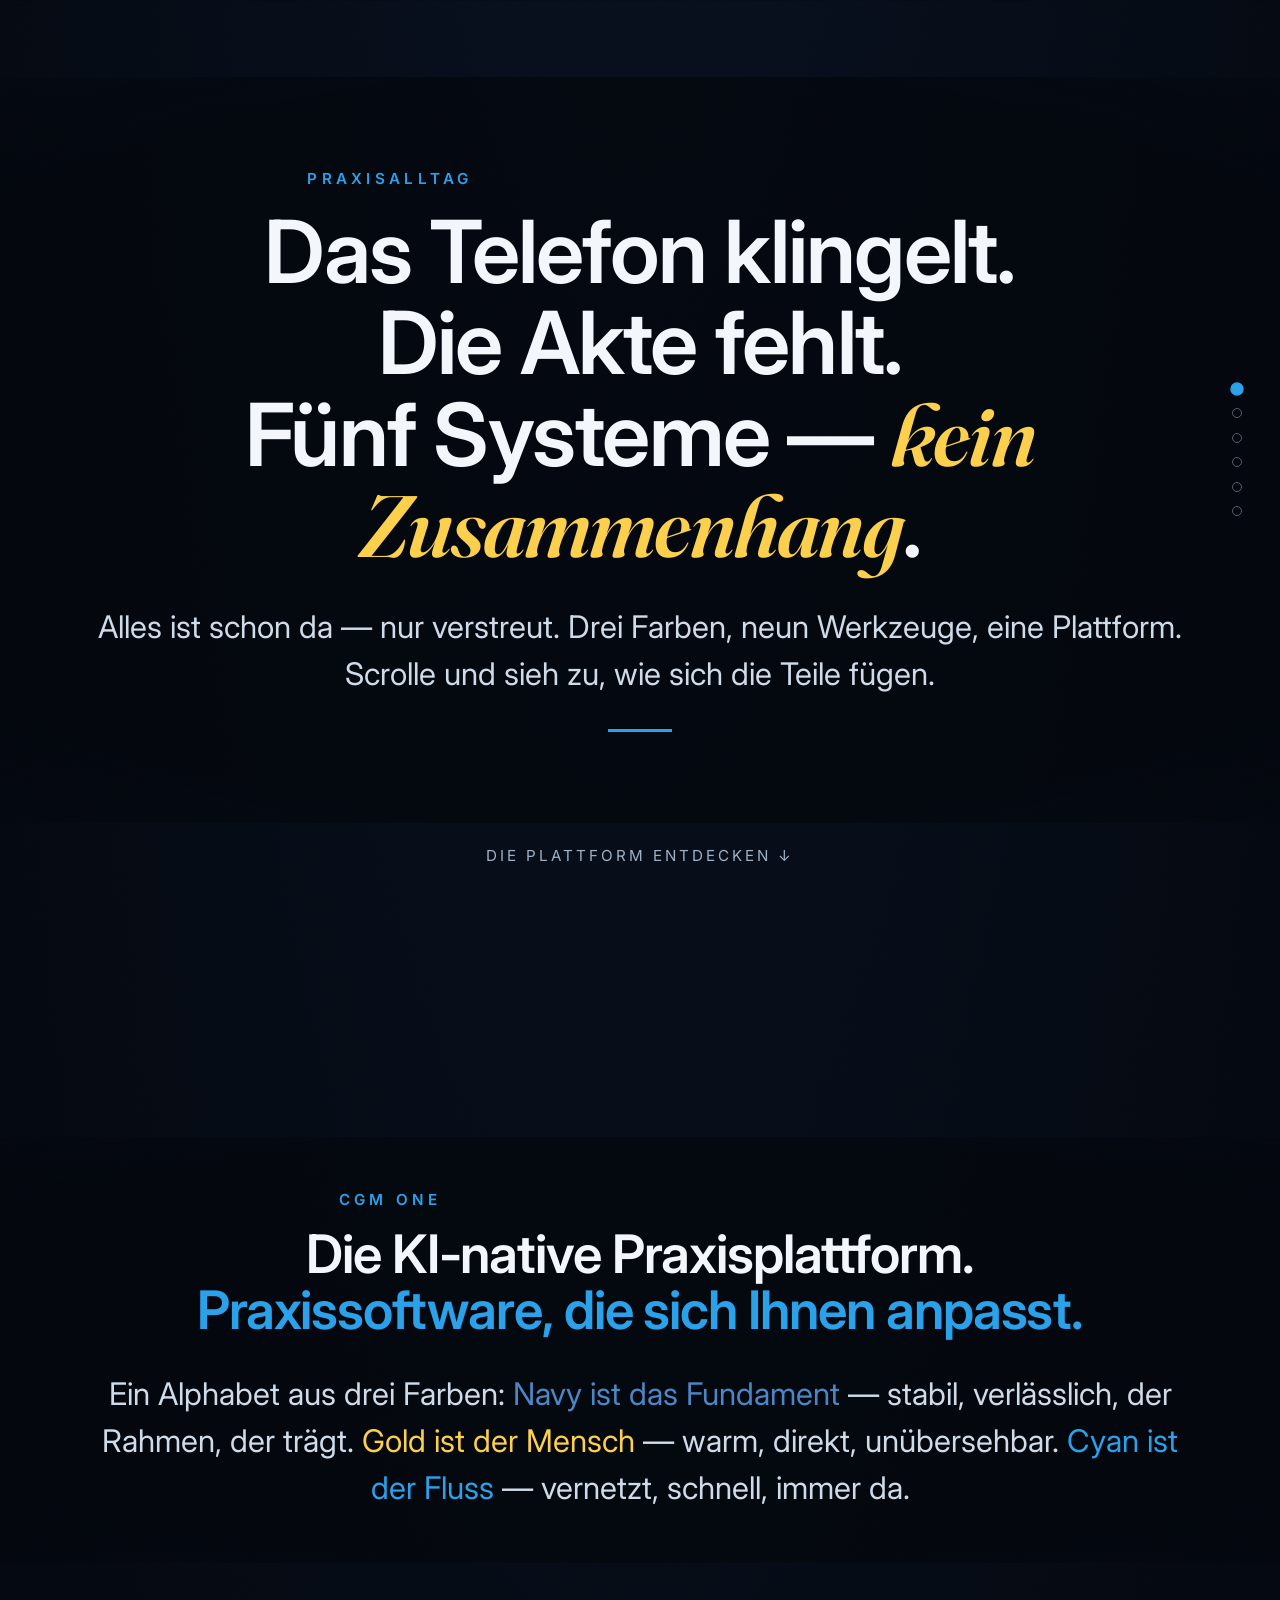
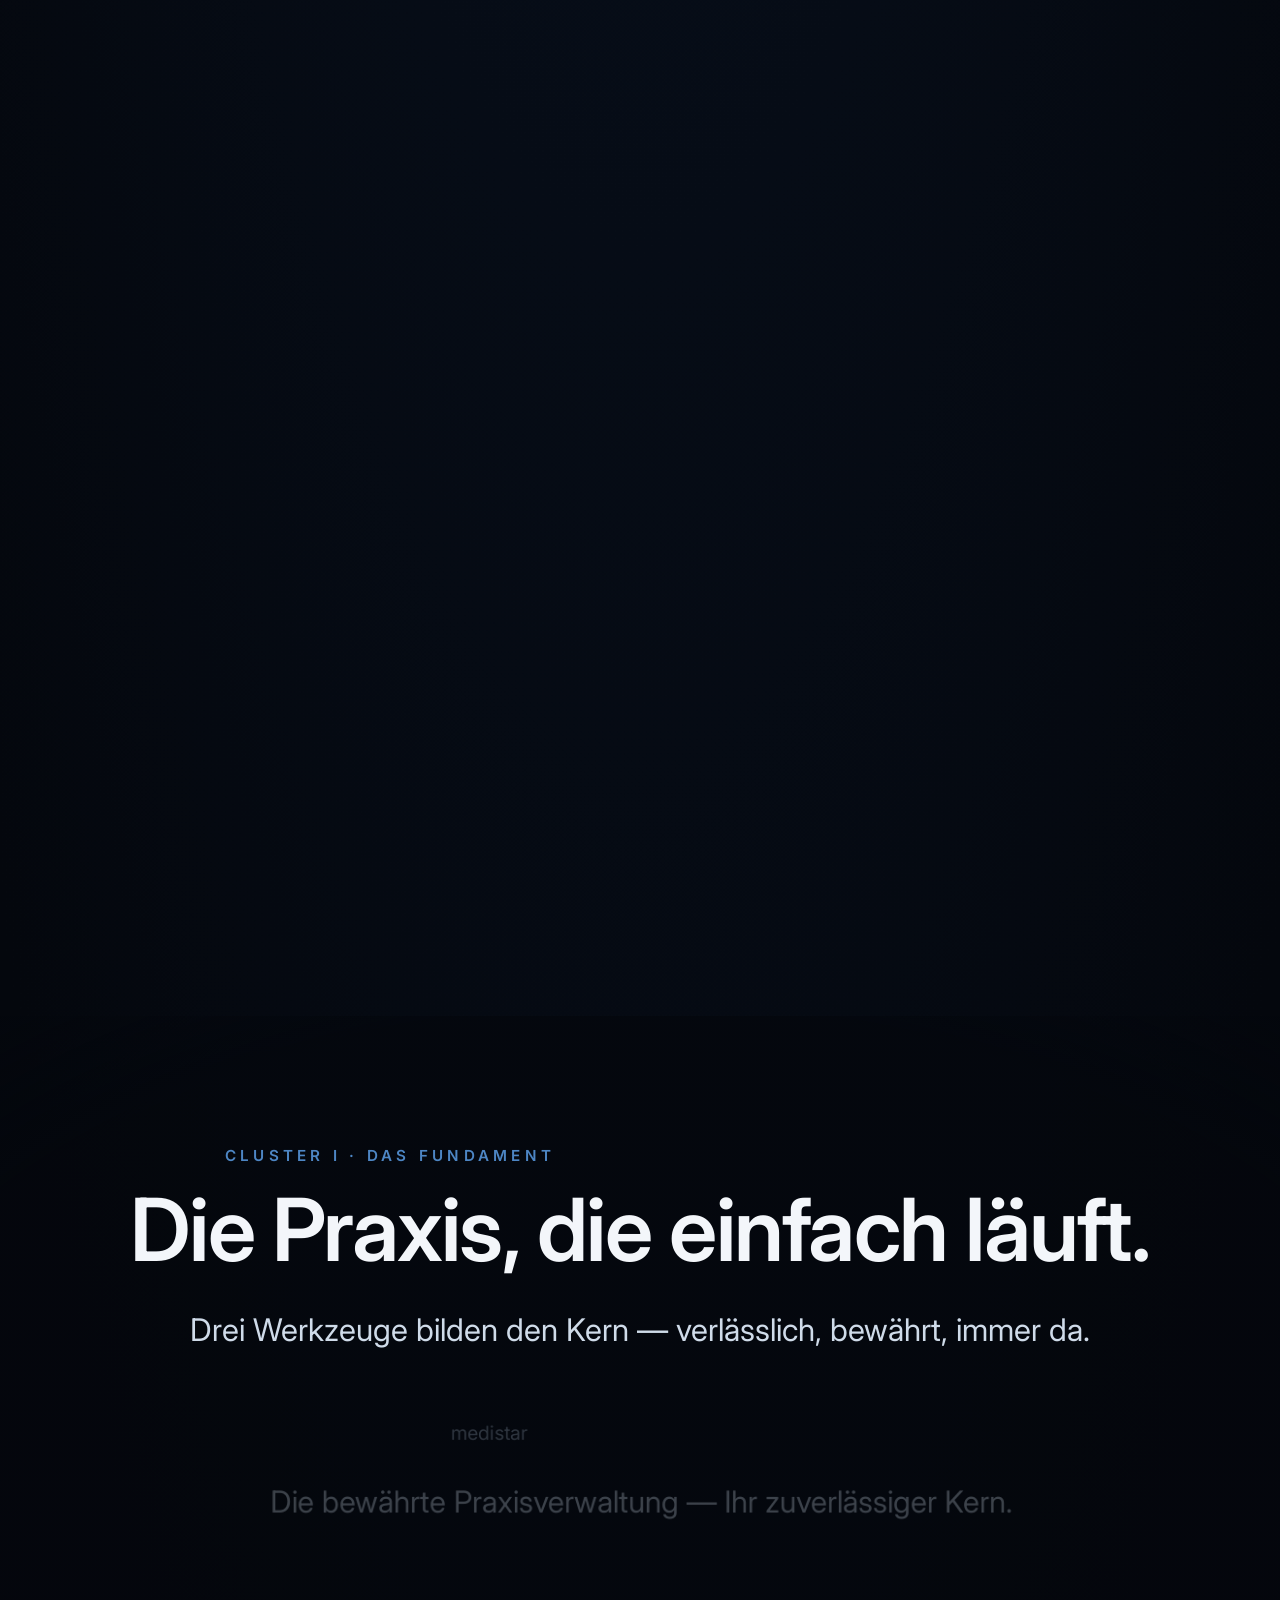
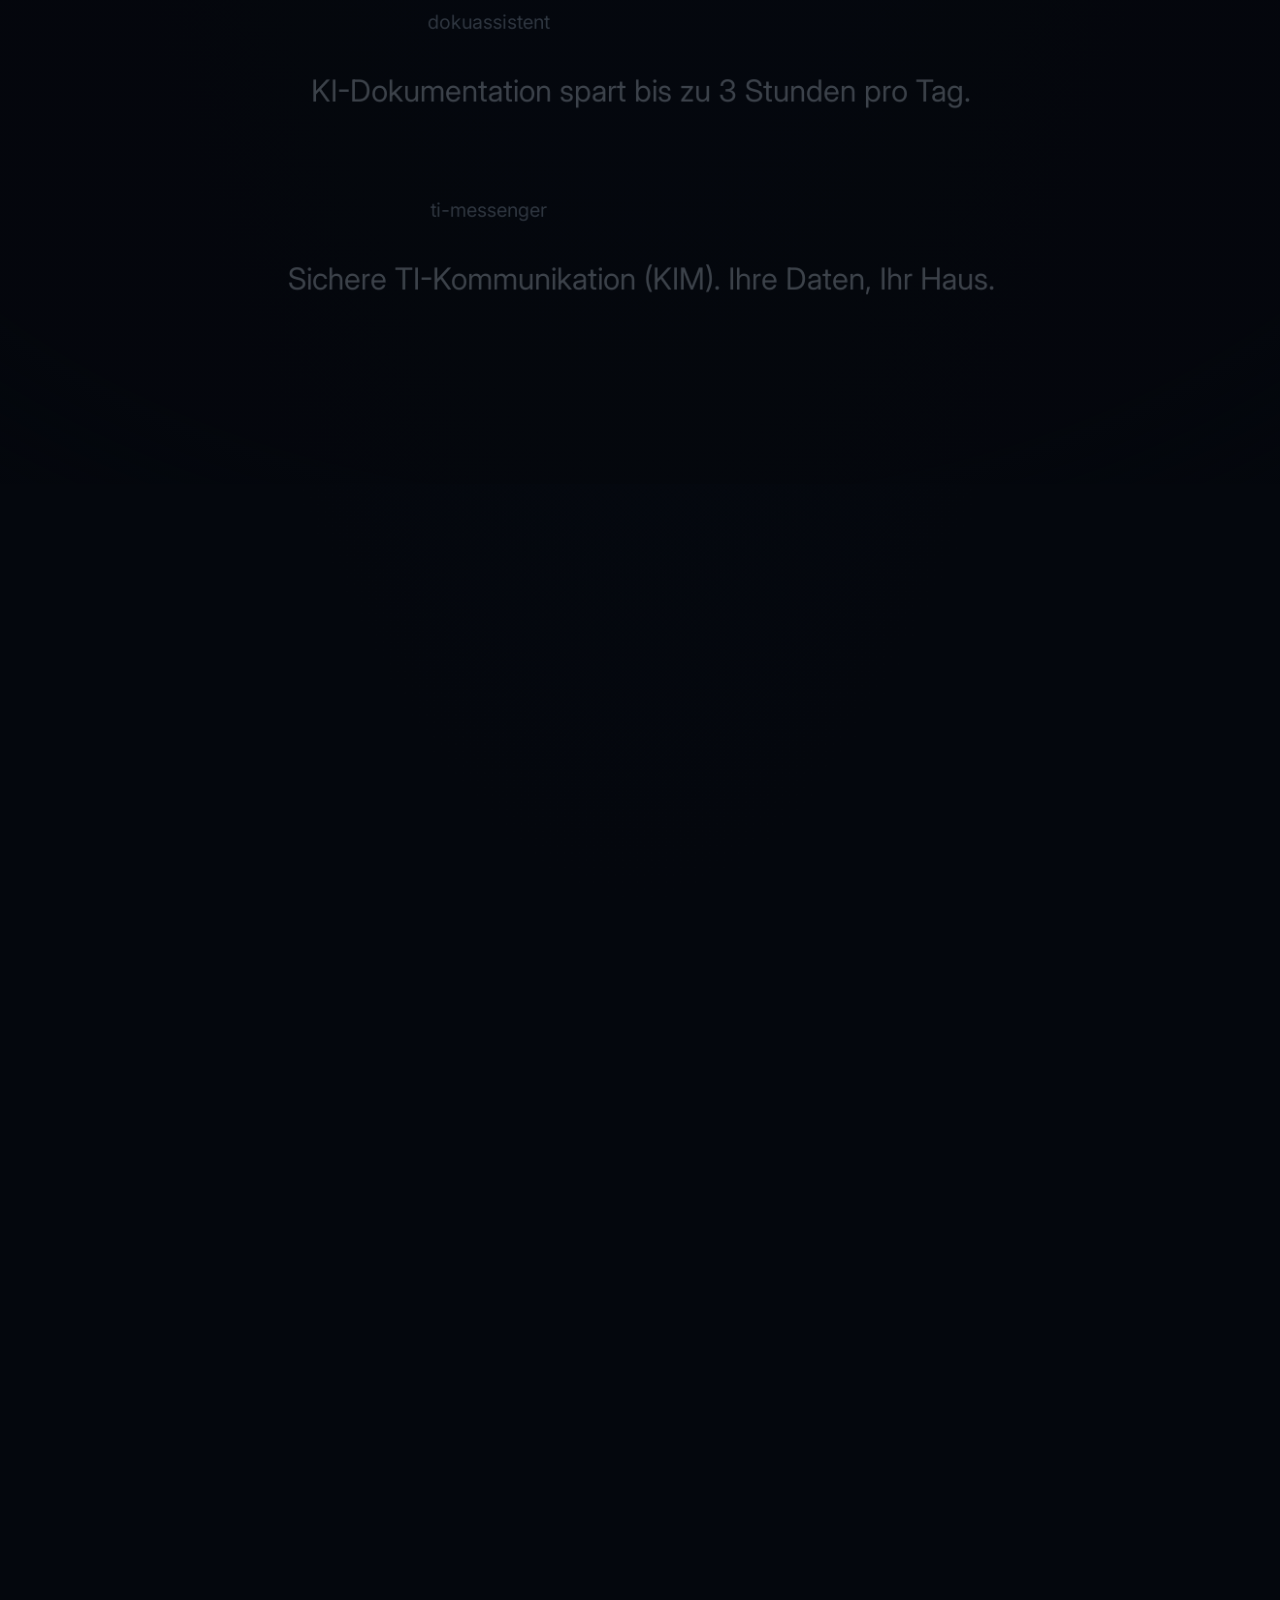
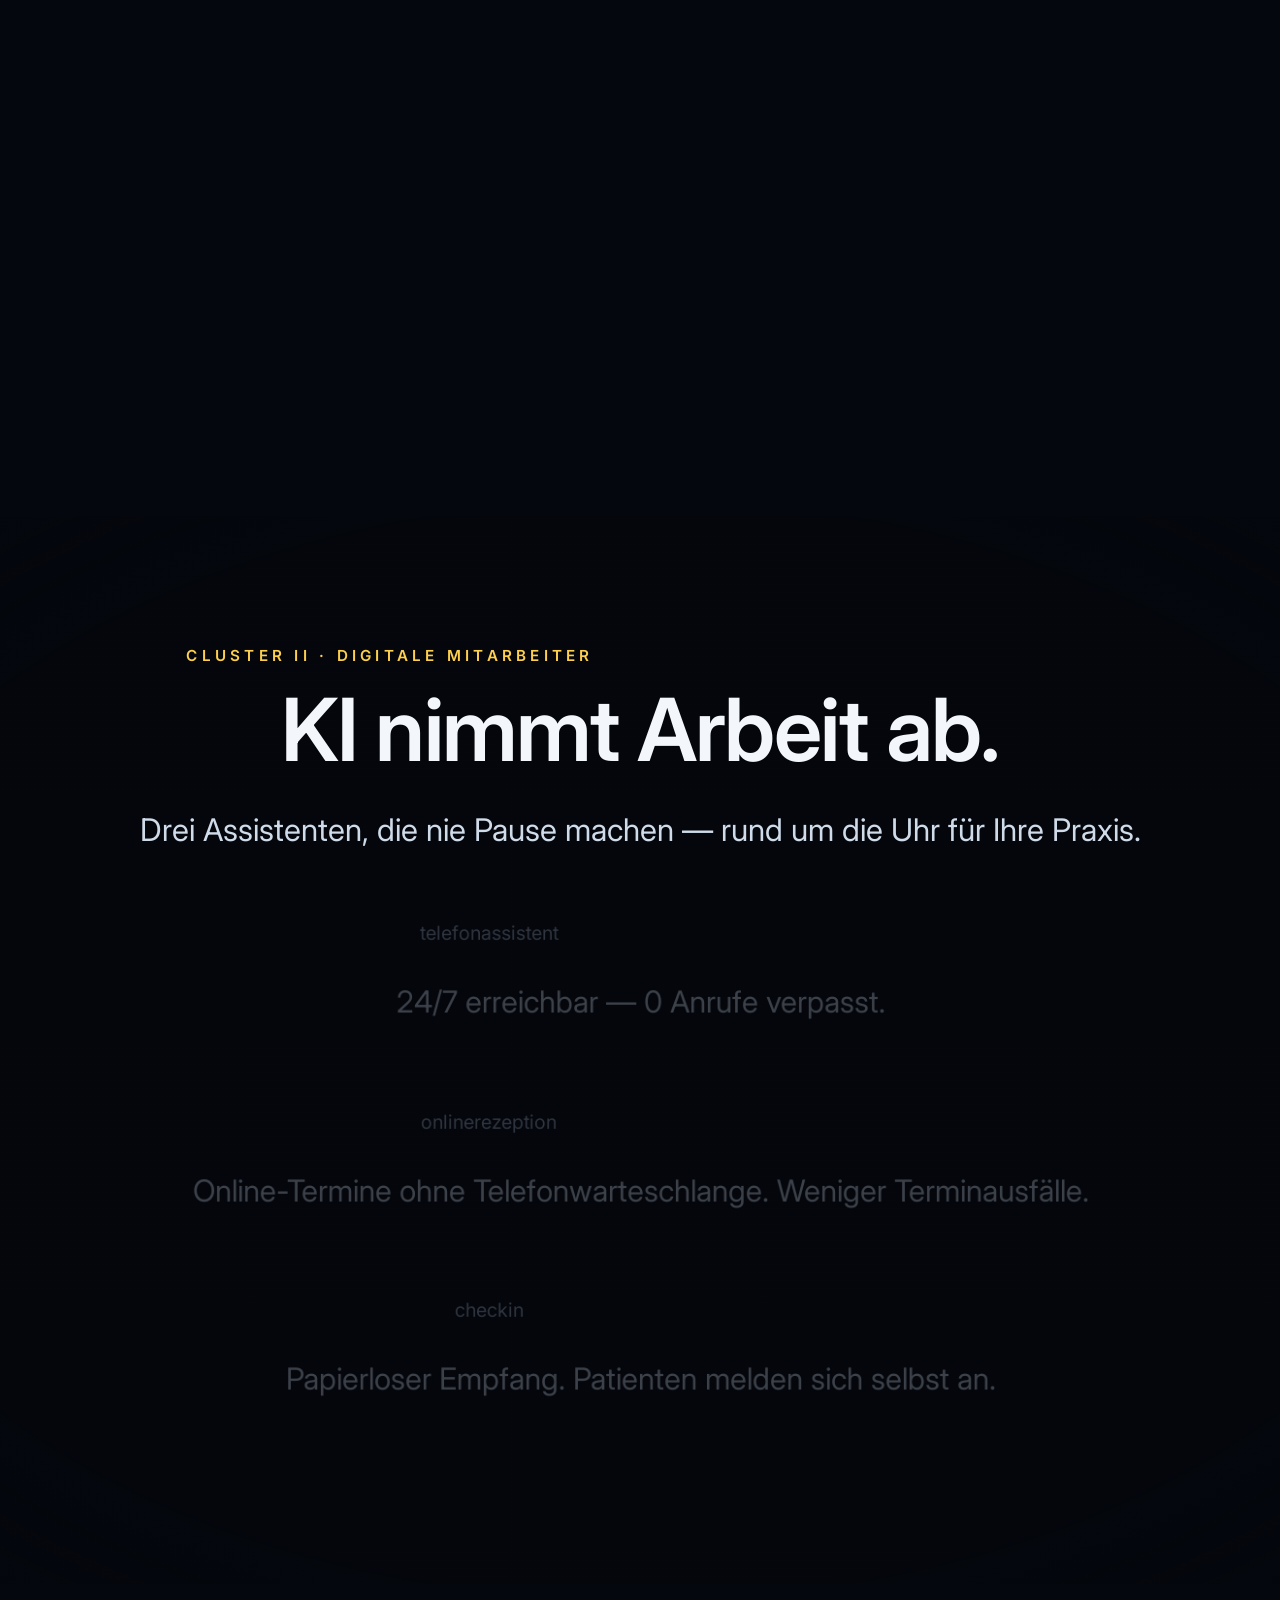
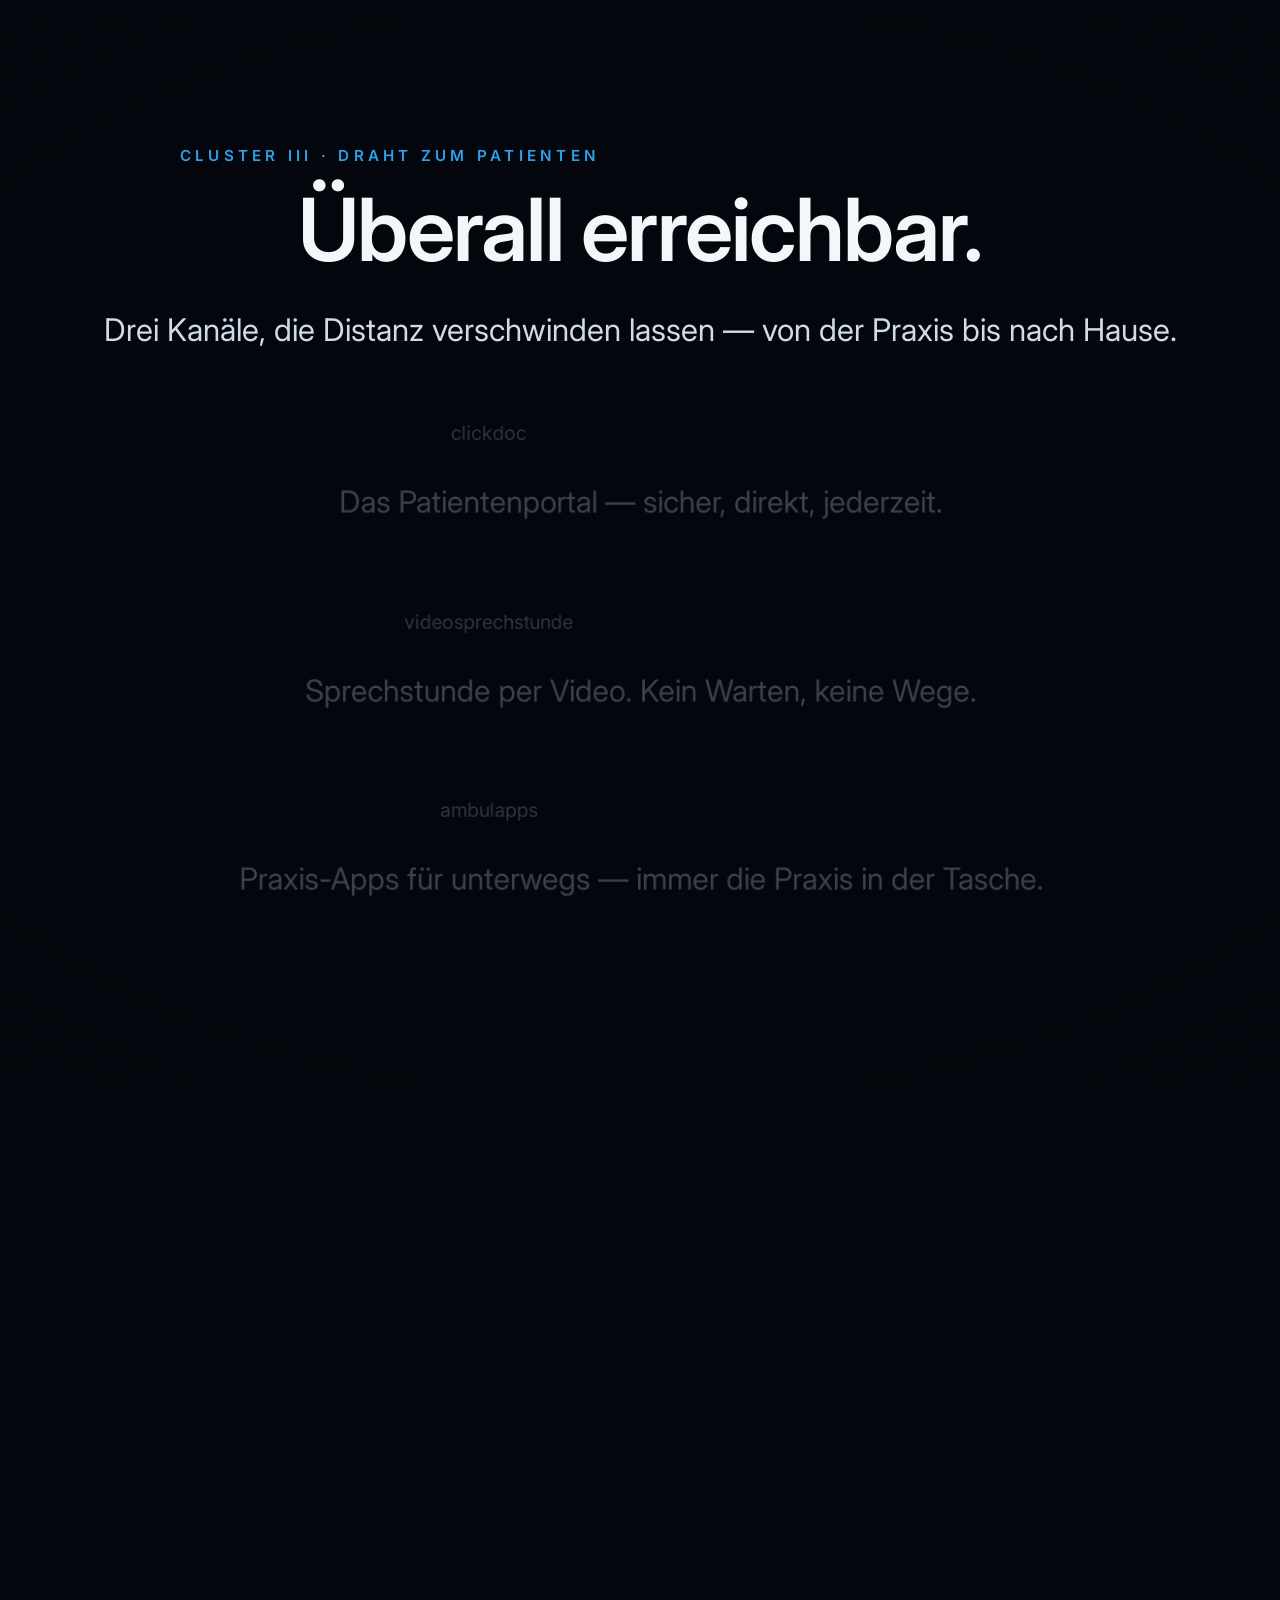
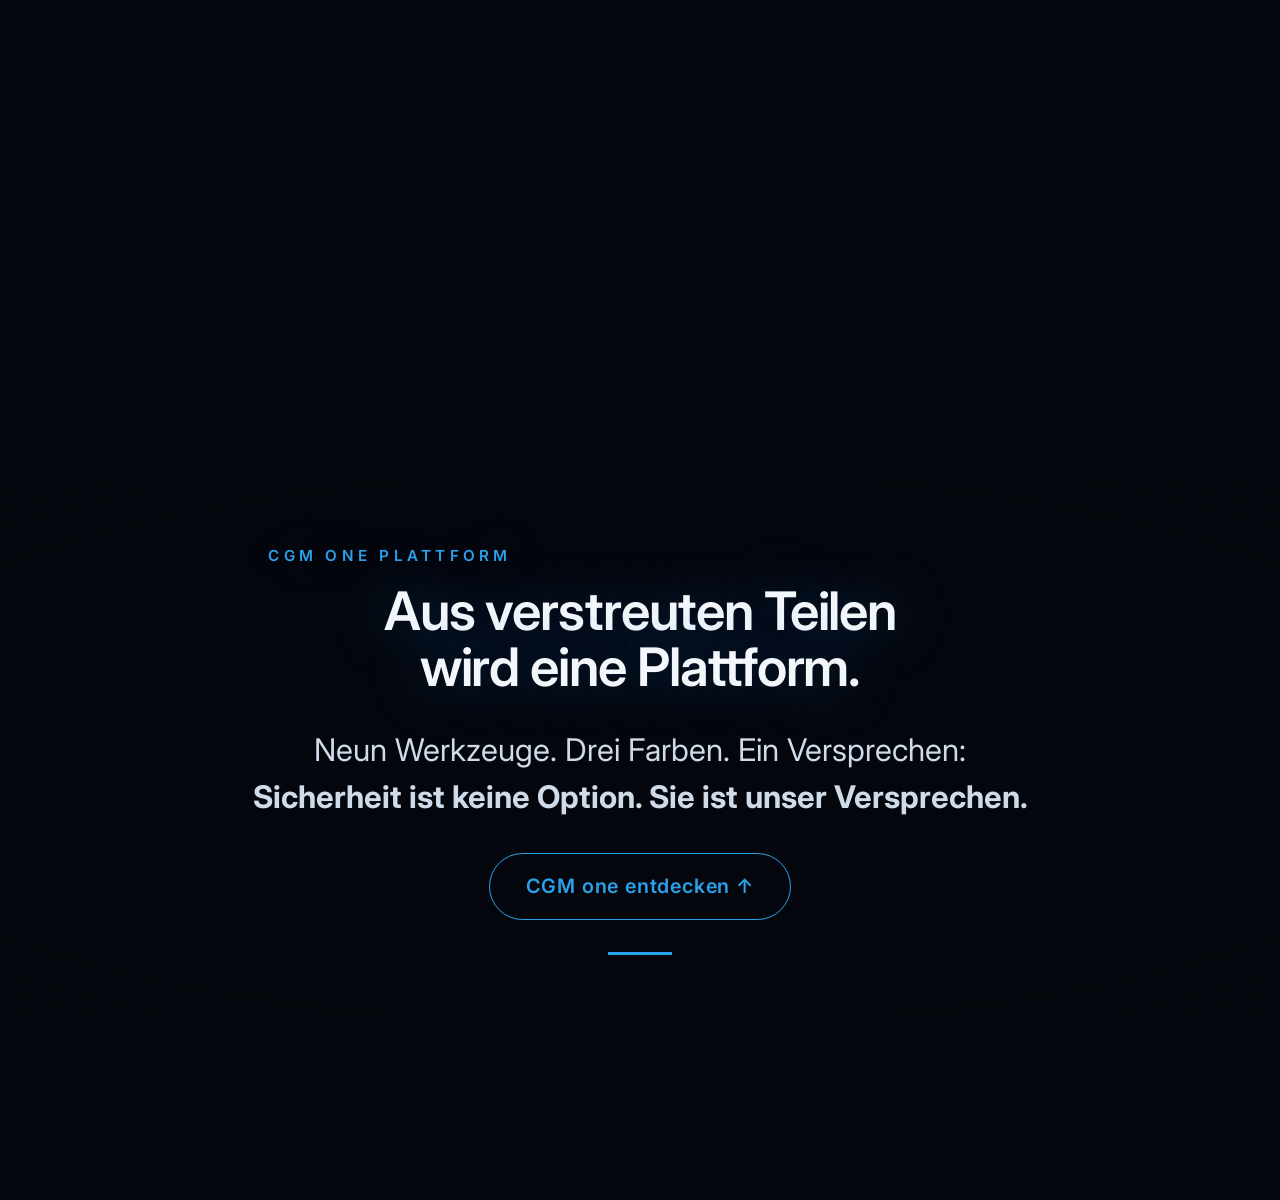
<file: cgm-one/index.html>
<!DOCTYPE html>
<html lang="de">
<head>
  <meta charset="UTF-8" />
  <meta name="viewport" content="width=device-width, initial-scale=1.0" />
  <title>CGM one — Aus Teilen wird die Plattform</title>

  <!-- Shared design foundation + scroll behaviour (file://-safe, non-module) -->
  <link rel="stylesheet" href="../shared/base.css" />
  <link rel="preconnect" href="https://fonts.googleapis.com" />
  <link rel="preconnect" href="https://fonts.gstatic.com" crossorigin />
  <link href="https://fonts.googleapis.com/css2?family=Inter:wght@400;600;700;800&family=Fraunces:opsz,wght@9..144,600&display=swap" rel="stylesheet" />

  <!--
    Template: CGM one — Aus Teilen wird die Plattform
    Story-Struktur (Storyteller Tactics): Hook → What's It About? →
      Show & Tell ×3 (je 3 Icons pro Cluster) → Full Circle.
    Visualwelt: Neun CGM-Produkt-Icons aus geometrischen Grundformen —
      beim Scrollen zerfallen ihre Dreiecke (radialer Burst, farb-abhängiger
      Bias) und finden sich im nächsten Keyframe als neues Icon zusammen.
      Farb-Alphabet: Navy #003366 (Fundament), Gold #FCCF4C (Mensch),
      Cyan #2BA1EA (Fluss).
  -->
  <style>
    :root {
      --bg: #04070d;
      --fg: #f3f6fa;
      --muted: #9fb0c4;
      --accent: #2ba1ea;      /* CGM Cyan */
      --accent-2: #fccf4c;    /* CGM Gold */
      --scrim: rgba(4, 7, 13, 0.74);
    }
    body {
      background:
        radial-gradient(130% 100% at 50% -20%, #0a1526 0%, #04070d 58%);
    }

    .brand-navy { color: #4d86c4; }
    .brand-gold  { color: var(--accent-2); }
    .brand-cyan  { color: var(--accent); }

    .rule { width: 64px; height: 3px; background: var(--accent); margin: var(--space-md) auto 0; }
    .rule--gold { background: var(--accent-2); }
    .rule--navy { background: #003366; }

    .lead, .label { color: #cfdbe9; }
    .label { font-size: var(--step-0); color: var(--muted); margin-top: var(--space-sm); }

    .cta {
      display: inline-block; margin-top: var(--space-md);
      padding: 0.9em 1.8em; border: 1.5px solid var(--accent);
      border-radius: 999px; color: var(--accent); font-weight: 600;
      letter-spacing: 0.04em; text-decoration: none;
      transition: background 0.3s var(--ease), color 0.3s var(--ease);
    }
    .cta:hover { background: var(--accent); color: #032033; }

    .glow { text-shadow: 0 0 60px color-mix(in srgb, var(--accent) 45%, transparent); }
    .hook { font-family: var(--font-serif); font-style: italic; color: var(--accent-2); }

    /* ── Icon-Caption active/inactive states ─────────────────────────── */
    .icon-caption {
      margin-top: var(--space-md);
      padding: var(--space-sm) var(--space-md);
      border-left: 2px solid transparent;
      transition: opacity 0.5s ease, transform 0.45s ease, border-color 0.45s ease;
    }
    /* Revealed but not active: dimmed — overrides .reveal.is-visible opacity:1 */
    .icon-caption.is-visible:not(.is-active) {
      opacity: 0.28;
      transform: scale(0.97) !important;
    }
    /* Active: highlighted with accent border */
    .icon-caption.is-visible.is-active {
      opacity: 1 !important;
      transform: scale(1) !important;
      border-left-color: var(--accent);
    }
    @media (prefers-reduced-motion: reduce) {
      .icon-caption { transition: none; }
    }
  </style>
</head>
<body>
  <!-- three.js background: die Icon-Morph-Szene -->
  <canvas class="scene-canvas" aria-hidden="true"></canvas>

  <div class="progress"></div>

  <nav class="nav-dots" aria-label="Sektionen">
    <a href="#noise"      aria-label="Das Rauschen"></a>
    <a href="#idea"       aria-label="Die Idee"></a>
    <a href="#fundament"  aria-label="Das Fundament"></a>
    <a href="#mitarbeiter" aria-label="Digitale Mitarbeiter"></a>
    <a href="#patient"    aria-label="Draht zum Patienten"></a>
    <a href="#plattform"  aria-label="Die Plattform"></a>
  </nav>

  <main class="deck">

    <!-- 1. HOOK -->
    <section class="section" id="noise">
      <div class="section__inner text-center">
        <p class="kicker reveal">Praxisalltag</p>
        <h1 class="headline reveal" style="--reveal-delay:80ms">
          Das Telefon klingelt.<br />
          Die Akte fehlt.<br />
          Fünf Systeme — <span class="hook">kein Zusammenhang</span>.
        </h1>
        <p class="lead mx-auto reveal" style="--reveal-delay:200ms">
          Alles ist schon da — nur verstreut. Drei Farben, neun Werkzeuge, eine Plattform.
          Scrolle und sieh zu, wie sich die Teile fügen.
        </p>
        <div class="rule reveal" style="--reveal-delay:320ms"></div>
      </div>
      <p class="scroll-hint">Die Plattform entdecken ↓</p>
    </section>

    <!-- 2. WHAT'S IT ABOUT? -->
    <section class="section" id="idea">
      <div class="section__inner text-center">
        <p class="kicker reveal brand-cyan">CGM one</p>
        <h2 class="subhead reveal" style="--reveal-delay:80ms">
          Die KI-native Praxisplattform.<br />
          <span class="brand-cyan">Praxissoftware, die sich Ihnen anpasst.</span>
        </h2>
        <p class="lead mx-auto reveal" style="--reveal-delay:220ms">
          Ein Alphabet aus drei Farben: <span class="brand-navy">Navy ist das Fundament</span> —
          stabil, verlässlich, der Rahmen, der trägt.
          <span class="brand-gold">Gold ist der Mensch</span> — warm, direkt, unübersehbar.
          <span class="brand-cyan">Cyan ist der Fluss</span> — vernetzt, schnell, immer da.
        </p>
      </div>
    </section>

    <!-- 3. CLUSTER I: Das Fundament -->
    <section class="section" id="fundament" style="min-height:300vh">
      <div class="section__inner text-center">
        <p class="kicker reveal brand-navy">Cluster I · Das Fundament</p>
        <h2 class="headline reveal" style="--reveal-delay:80ms">Die Praxis, die einfach läuft.</h2>
        <p class="lead mx-auto reveal" style="--reveal-delay:200ms">
          Drei Werkzeuge bilden den Kern — verlässlich, bewährt, immer da.
        </p>
        <div class="icon-caption reveal" data-keyframe="medistar" style="--reveal-delay:160ms">
          <p class="label brand-navy">medistar</p>
          <p class="lead">Die bewährte Praxisverwaltung — Ihr zuverlässiger Kern.</p>
        </div>
        <div class="icon-caption reveal" data-keyframe="dokuassistent" style="--reveal-delay:160ms">
          <p class="label brand-navy">dokuassistent</p>
          <p class="lead">KI-Dokumentation spart bis zu 3 Stunden pro Tag.</p>
        </div>
        <div class="icon-caption reveal" data-keyframe="ti-messenger" style="--reveal-delay:160ms">
          <p class="label brand-navy">ti-messenger</p>
          <p class="lead">Sichere TI-Kommunikation (KIM). Ihre Daten, Ihr Haus.</p>
        </div>
        <div class="rule rule--navy reveal" style="--reveal-delay:320ms"></div>
      </div>
    </section>

    <!-- 4. CLUSTER II: Digitale Mitarbeiter -->
    <section class="section" id="mitarbeiter" style="min-height:300vh">
      <div class="section__inner text-center">
        <p class="kicker reveal brand-gold">Cluster II · Digitale Mitarbeiter</p>
        <h2 class="headline reveal" style="--reveal-delay:80ms">KI nimmt Arbeit ab.</h2>
        <p class="lead mx-auto reveal" style="--reveal-delay:200ms">
          Drei Assistenten, die nie Pause machen — rund um die Uhr für Ihre Praxis.
        </p>
        <div class="icon-caption reveal" data-keyframe="telefonassistent" style="--reveal-delay:160ms">
          <p class="label brand-gold">telefonassistent</p>
          <p class="lead">24/7 erreichbar — 0 Anrufe verpasst.</p>
        </div>
        <div class="icon-caption reveal" data-keyframe="onlinerezeption" style="--reveal-delay:160ms">
          <p class="label brand-gold">onlinerezeption</p>
          <p class="lead">Online-Termine ohne Telefonwarteschlange. Weniger Terminausfälle.</p>
        </div>
        <div class="icon-caption reveal" data-keyframe="checkin" style="--reveal-delay:160ms">
          <p class="label brand-gold">checkin</p>
          <p class="lead">Papierloser Empfang. Patienten melden sich selbst an.</p>
        </div>
        <div class="rule rule--gold reveal" style="--reveal-delay:320ms"></div>
      </div>
    </section>

    <!-- 5. CLUSTER III: Draht zum Patienten -->
    <section class="section" id="patient" style="min-height:300vh">
      <div class="section__inner text-center">
        <p class="kicker reveal brand-cyan">Cluster III · Draht zum Patienten</p>
        <h2 class="headline reveal" style="--reveal-delay:80ms">Überall erreichbar.</h2>
        <p class="lead mx-auto reveal" style="--reveal-delay:200ms">
          Drei Kanäle, die Distanz verschwinden lassen — von der Praxis bis nach Hause.
        </p>
        <div class="icon-caption reveal" data-keyframe="clickdoc" style="--reveal-delay:160ms">
          <p class="label brand-cyan">clickdoc</p>
          <p class="lead">Das Patientenportal — sicher, direkt, jederzeit.</p>
        </div>
        <div class="icon-caption reveal" data-keyframe="videosprechstunde" style="--reveal-delay:160ms">
          <p class="label brand-cyan">videosprechstunde</p>
          <p class="lead">Sprechstunde per Video. Kein Warten, keine Wege.</p>
        </div>
        <div class="icon-caption reveal" data-keyframe="ambulapps" style="--reveal-delay:160ms">
          <p class="label brand-cyan">ambulapps</p>
          <p class="lead">Praxis-Apps für unterwegs — immer die Praxis in der Tasche.</p>
        </div>
        <div class="rule reveal" style="--reveal-delay:320ms"></div>
      </div>
    </section>

    <!-- 6. FULL CIRCLE -->
    <section class="section" id="plattform">
      <div class="section__inner text-center">
        <p class="kicker reveal glow">CGM one Plattform</p>
        <h2 class="subhead reveal glow" style="--reveal-delay:100ms">
          Aus verstreuten Teilen<br />wird eine Plattform.
        </h2>
        <p class="lead mx-auto reveal" style="--reveal-delay:240ms">
          Neun Werkzeuge. Drei Farben. Ein Versprechen:<br />
          <strong>Sicherheit ist keine Option. Sie ist unser Versprechen.</strong>
        </p>
        <a class="cta reveal" style="--reveal-delay:360ms" href="#noise">CGM one entdecken ↑</a>
        <div class="rule reveal" style="--reveal-delay:480ms"></div>
      </div>
    </section>

  </main>

  <!-- Shared scroll behaviour: reveals, nav dots, progress, window.__scrollProgress -->
  <script defer src="../shared/reveal.js"></script>

  <!-- three.js Icon-Morph-Szene — inline module, HTTPS-Import only (file://-safe) -->
  <script type="module">
    import * as THREE from "https://esm.sh/three@0.169.0";
    import { SVGLoader } from "https://esm.sh/three@0.169.0/examples/jsm/loaders/SVGLoader.js";

    // ─── TICKET-002: Icon-Geometrien + Keyframe-Kontrakt ────────────────────
    //
    // Alle Pfad-Koordinaten im SVG-Raum (0..28, y-down).
    // Normalisierung in der Engine (TICKET-003):
    //   world_x = (svg_x / 14 - 1) * 0.7    →  [-0.7, +0.7]
    //   world_y = (1 - svg_y / 14) * 0.7    →  y invertiert (SVG y-down → three.js y-up)
    //
    // videosprechstunde hat viewBox 0 0 29 29 mit Pfad-Offset (0.332, 0.666) —
    // die Engine normalisiert über 14.5 statt 14 (viewBox-Mittelpunkt).
    //
    // Farb-kind-Zuordnung (für farb-abhängigen Scatter-Bias):
    //   navy  #003366 → kind 0   (nach hinten/links)
    //   gold  #FCCF4C → kind 1   (steigt auf)
    //   cyan  #2BA1EA → kind 2   (fließt nach unten)

    const ICONS = {
      medistar: {
        viewBox: 28,
        paths: [
          { d: "M14 27.9991C17.713 27.9991 21.274 26.5242 23.8995 23.8988C26.525 21.2733 28 17.7125 28 13.9996C28 10.2867 26.525 6.72581 23.8995 4.10038C21.274 1.47495 17.713 -4.42761e-08 14 0L14 13.9996L14 27.9991Z", fill: "#FCCF4C" },
          { d: "M14 27.9991C10.287 27.9991 6.72601 26.5242 4.1005 23.8988C1.475 21.2733 -1.0329e-07 17.7125 0 13.9996C1.0329e-07 10.2867 1.475 6.72581 4.10051 4.10038C6.72601 1.47495 10.287 -4.42761e-08 14 0L14 13.9996L14 27.9991Z", fill: "#003366" },
          { d: "M1.22392e-06 14.0004C1.54852e-06 10.2875 1.475 6.72666 4.10051 4.10124C6.72602 1.47581 10.287 0.000857039 14 0.000857083C17.713 0.000857127 21.274 1.47581 23.8995 4.10124C26.525 6.72666 28 10.2875 28 14.0004L14 14.0004L1.22392e-06 14.0004Z", fill: "#2BA1EA" },
        ],
      },
      clickdoc: {
        viewBox: 28,
        paths: [
          { d: "M14.0081 7.69897L7.70703 14L14.0081 20.301L20.3091 14L14.0081 7.69897Z", fill: "#003366" },
          { d: "M28 14V28H14L28 14Z", fill: "#2BA1EA" },
          { d: "M14 0H28V14L14 0Z", fill: "#FCCF4C" },
          { d: "M14 28H0V14L14 28Z", fill: "#003366" },
        ],
      },
      videosprechstunde: {
        viewBox: 29,   // viewBox 0 0 29 29; Pfade haben Offset 0.332 / 0.666
        paths: [
          { d: "M0.332031 0.666626L14.43 14.6666L0.332031 28.6666V0.666626Z", fill: "#003366" },
          { d: "M28.332 14.6666H14.332V0.763916L28.332 14.6666Z", fill: "#FCCF4C" },
          { d: "M14.332 28.5693V14.6666H28.332L14.332 28.5693Z", fill: "#2BA1EA" },
        ],
      },
      dokuassistent: {
        viewBox: 28,
        paths: [
          { d: "M28 14H14V0L28 14Z", fill: "#003366" },
          { d: "M14 14H0V28H14V14Z", fill: "#003366" },
          { d: "M14 0H0V14H14V0Z", fill: "#2BA1EA" },
          { d: "M28 14H14V28H28V14Z", fill: "#FCCF4C" },
        ],
      },
      telefonassistent: {
        viewBox: 28,
        paths: [
          { d: "M14 28C6.265 28 0 21.735 0 14C0 6.265 6.265 0 14 0V28Z", fill: "#003366" },
          { d: "M20.997 7.00008L13.998 13.999L20.997 20.998L27.9959 13.999L20.997 7.00008Z", fill: "#2BA1EA" },
          { d: "M14.0028 7.00106L7.00391 14L14.0028 20.9989L21.0018 14L14.0028 7.00106Z", fill: "#FCCF4C" },
        ],
      },
      "ti-messenger": {
        viewBox: 28,
        paths: [
          { d: "M13.9998 13.9997V0C6.26491 0 0 6.26488 0 13.9997H13.9998Z", fill: "#2BA1EA" },
          { d: "M13.9998 13.9998H0C0 21.7346 6.26491 27.9995 13.9998 27.9995V13.9998Z", fill: "#FCCF4C" },
          { d: "M14 13.9997H27.9998C27.9998 6.26488 21.7349 0 14 0V13.9997Z", fill: "#003366" },
          { d: "M14 13.9999V27.9996H27.9998V13.9999H14Z", fill: "#003366" },
        ],
      },
      onlinerezeption: {
        viewBox: 28,
        paths: [
          { d: "M14 28V14H28L14 28Z", fill: "#2BA1EA" },
          { d: "M14 0V14H0L14 0Z", fill: "#2BA1EA" },
          { d: "M28 0H14V14H28V0Z", fill: "#FCCF4C" },
          { d: "M14 14H0V28H14V14Z", fill: "#003366" },
        ],
      },
      checkin: {
        viewBox: 28,
        paths: [
          { d: "M13.9943 27.9979L27.9922 14L13.9943 0.00211608L-0.00358034 14L13.9943 27.9979Z", fill: "#003366" },
          { d: "M13.9961 28H-0.00390625V14L13.9961 28Z", fill: "#FCCF4C" },
          { d: "M27.9961 14H13.9961V0L27.9961 14Z", fill: "#2BA1EA" },
        ],
      },
      ambulapps: {
        viewBox: 28,
        paths: [
          { d: "M14 14V28H0L14 14Z", fill: "#003366" },
          { d: "M0 28V14H14L0 28Z", fill: "#FCCF4C" },
          { d: "M14 14V28C21.735 28 28 21.735 28 14H14Z", fill: "#2BA1EA" },
          { d: "M14 14H28C28 6.265 21.735 0 14 0V14Z", fill: "#2BA1EA" },
        ],
      },
    };

    // Reihenfolge: Cluster I → Cluster II → Cluster III
    const ICON_SEQUENCE = [
      "medistar", "dokuassistent", "ti-messenger",        // Cluster I: Das Fundament
      "telefonassistent", "onlinerezeption", "checkin",    // Cluster II: Digitale Mitarbeiter
      "clickdoc", "videosprechstunde", "ambulapps",        // Cluster III: Draht zum Patienten
    ];

    // 12 Keyframes: noise → idea → 9 Icons → plattform
    const KEYFRAMES = [
      { id: "noise",           kind: "scatter" },
      { id: "idea",            kind: "field"   },
      { id: "medistar",        kind: "icon", icon: "medistar"         },
      { id: "dokuassistent",   kind: "icon", icon: "dokuassistent"    },
      { id: "ti-messenger",    kind: "icon", icon: "ti-messenger"     },
      { id: "telefonassistent",kind: "icon", icon: "telefonassistent" },
      { id: "onlinerezeption", kind: "icon", icon: "onlinerezeption"  },
      { id: "checkin",         kind: "icon", icon: "checkin"          },
      { id: "clickdoc",        kind: "icon", icon: "clickdoc"         },
      { id: "videosprechstunde",kind:"icon", icon: "videosprechstunde"},
      { id: "ambulapps",       kind: "icon", icon: "ambulapps"        },
      { id: "plattform",       kind: "grid", icons: ICON_SEQUENCE     },
    ];

    // ─── three.js Morph-Engine: 1 Mesh pro SVG-Pfad ─────────────────────────

    const canvas = document.querySelector(".scene-canvas");
    const reduce = window.matchMedia("(prefers-reduced-motion: reduce)").matches;
    const BG = new THREE.Color("#04070d");

    const renderer = new THREE.WebGLRenderer({ canvas, antialias: true, alpha: true });
    renderer.setPixelRatio(Math.min(window.devicePixelRatio, 2));
    renderer.setSize(window.innerWidth, window.innerHeight);

    const scene = new THREE.Scene();
    let aspect = window.innerWidth / window.innerHeight;
    const camera = new THREE.OrthographicCamera(-aspect, aspect, 1, -1, -20, 20);
    camera.position.z = 5;

    const smooth = (a, b, x) => { const t = Math.min(Math.max((x-a)/(b-a),0),1); return t*t*(3-2*t); };
    const lerp   = (a, b, t) => a + (b - a) * t;
    const FILL_TO_KIND = { "#003366": 0, "#FCCF4C": 1, "#2BA1EA": 2 };

    // ── Pieces: 1 Mesh pro SVG-Pfad (glatte ShapeGeometry, keine Mikrodreiecke) ──
    const loader = new SVGLoader();
    const SCALE  = 0.62;
    const pieces = [];

    for (const [iconName, icon] of Object.entries(ICONS)) {
      const half = icon.viewBox / 2;
      let pathIdx = 0;

      for (const pathData of icon.paths) {
        const svgStr = `<svg xmlns="http://www.w3.org/2000/svg" viewBox="0 0 ${icon.viewBox} ${icon.viewBox}"><path d="${pathData.d}"/></svg>`;
        let parsed;
        try { parsed = loader.parse(svgStr); } catch (e) { pathIdx++; continue; }
        if (!parsed.paths.length) { pathIdx++; continue; }

        const shapes = SVGLoader.createShapes(parsed.paths[0]);
        if (!shapes.length) { pathIdx++; continue; }

        // Hohe Segmentzahl → runde Kurven bleiben rund
        const geo = new THREE.ShapeGeometry(shapes[0], 48);
        const posArr = geo.attributes.position.array;

        // Normalisierung auf World-Koordinaten + Schwerpunkt berechnen
        let cx = 0, cy = 0;
        const vCount = posArr.length / 3;
        for (let i = 0; i < posArr.length; i += 3) {
          posArr[i]   = (posArr[i]   / half - 1) * SCALE;
          posArr[i+1] = -(posArr[i+1] / half - 1) * SCALE;
          cx += posArr[i]; cy += posArr[i+1];
        }
        cx /= vCount; cy /= vCount;

        // Geometrie auf (0,0) zentrieren — mesh.position steuert Platzierung
        for (let i = 0; i < posArr.length; i += 3) {
          posArr[i]   -= cx;
          posArr[i+1] -= cy;
        }
        geo.attributes.position.needsUpdate = true;

        const fillHex = pathData.fill.toUpperCase();
        const kind = FILL_TO_KIND[fillHex] ?? 0;
        const mat = new THREE.MeshBasicMaterial({ color: new THREE.Color(pathData.fill), side: THREE.DoubleSide });
        const mesh = new THREE.Mesh(geo, mat);
        scene.add(mesh);

        // Scatter-Position: Bias nach Farb-Typ, leicht zufällig
        const dl = Math.hypot(cx, cy) || 1;
        const spread = 0.6 + Math.random() * 0.9;
        let bx = 0, by = 0;
        if (kind === 0) { bx = -0.35; by = -0.10; }
        else if (kind === 1) { bx = 0.10; by = 0.55; }
        else { bx = 0.15; by = -0.45; }
        const sx = cx + (cx / dl) * spread + bx + (Math.random() - 0.5) * 0.35;
        const sy = cy + (cy / dl) * spread + by + (Math.random() - 0.5) * 0.35;
        const sz = (Math.random() - 0.5) * 0.8;

        pieces.push({
          mesh,
          baseColor: new THREE.Color(pathData.fill),
          iconName, pathIdx, kind,
          hx: cx, hy: cy,
          sx, sy, sz,
          spin:  (0.6 + Math.random() * 1.2) * (Math.random() < 0.5 ? -1 : 1),
          phase: Math.random(),
          phaseR: Math.random() * Math.PI * 2,
        });
        pathIdx++;
      }
    }

    console.log(`CGM one: ${pieces.length} pieces`);

    // ── Field-Positionen: Spirale für alle Pieces ─────────────────────────────
    const fieldPos = pieces.map((_, i) => {
      const angle = (i / pieces.length) * Math.PI * 2 * 5.3;
      const r = 0.18 + (i % 7) / 7 * 0.65;
      return { x: Math.cos(angle) * r * 1.4, y: Math.sin(angle) * r * 0.9 };
    });

    // ── Home-Position eines Piece für einen Keyframe ──────────────────────────
    const GRID_SCALE = 0.28;
    const CELL_W = 0.64;
    const CELL_H = 0.44;

    function getHome(p, pi, kf) {
      if (kf.kind === "scatter") return { x: p.sx, y: p.sy, z: p.sz,          scale: 1 };
      if (kf.kind === "field")   return { x: fieldPos[pi].x, y: fieldPos[pi].y, z: 0, scale: 1 };
      if (kf.kind === "icon") {
        if (p.iconName === kf.icon) return { x: p.hx, y: p.hy, z: p.pathIdx * 0.005, scale: 1 };
        return { x: p.sx, y: p.sy, z: p.sz, scale: 1 };
      }
      if (kf.kind === "grid") {
        const idx = ICON_SEQUENCE.indexOf(p.iconName);
        const row = Math.floor(idx / 3), col = idx % 3;
        return {
          x: p.hx * GRID_SCALE + (col - 1) * CELL_W,
          y: p.hy * GRID_SCALE + (1 - row) * CELL_H,
          z: p.pathIdx * 0.003,
          scale: GRID_SCALE,
        };
      }
      return { x: p.sx, y: p.sy, z: p.sz, scale: 1 };
    }

    // ── Render-Loop ───────────────────────────────────────────────────────────
    const clock = new THREE.Clock();
    let lastActiveKfId = null;

    function frame() {
      const elapsed = clock.getElapsedTime();
      const sp = window.__scrollProgress || 0;
      const tTotal = sp * (KEYFRAMES.length - 1);
      const iKf = Math.min(Math.floor(tTotal), KEYFRAMES.length - 2);
      const f = tTotal - iKf;
      const d = reduce ? 0 : (1 - Math.abs(1 - 2 * f));

      const kfA = KEYFRAMES[iKf];
      const kfB = KEYFRAMES[Math.min(iKf + 1, KEYFRAMES.length - 1)];
      const kfTarget = f < 0.5 ? kfA : kfB;

      if (kfTarget.id !== lastActiveKfId) {
        document.querySelectorAll("[data-keyframe]").forEach(el =>
          el.classList.toggle("is-active", el.dataset.keyframe === kfTarget.id)
        );
        lastActiveKfId = kfTarget.id;
      }

      for (let pi = 0; pi < pieces.length; pi++) {
        const p = pieces[pi];
        const lo = 0.32 + p.phase * 0.22;
        const a = 1 - smooth(lo, 1.0, d);  // 1 = assembled, 0 = scattered

        const active = kfTarget.kind !== "icon" || p.iconName === kfTarget.icon;
        const home = f < 0.5 ? getHome(p, pi, kfA) : getHome(p, pi, kfB);

        // Position: Scatter ↔ Home interpoliert, Nicht-Aktive hinter die Szene
        p.mesh.position.set(
          lerp(p.sx, home.x, a),
          lerp(p.sy, home.y, a),
          active ? lerp(p.sz, home.z, a) : -10,
        );

        // Scale: 1 für Einzel-Icons, GRID_SCALE für die Plattform-Ansicht
        const s = lerp(1, home.scale, a);
        p.mesh.scale.setScalar(s);

        // Rotation: nur Z-Achse — stoppt beim Assembly (a → 1)
        const idle = reduce ? 0 : Math.sin(elapsed * 0.35 + p.phaseR) * 0.008 * (1 - a);
        p.mesh.rotation.z = p.spin * (1 - a) + idle;

        // Farbe: Blend zur BG-Farbe statt Opacity — kein Transparency-Sortierungs-Problem
        const mix = active ? (1 - a) * 0.9 : 1.0;
        p.mesh.material.color.copy(p.baseColor).lerp(BG, mix);
      }

      renderer.render(scene, camera);
      if (!reduce) requestAnimationFrame(frame);
    }

    if (reduce) {
      frame();
      // Re-render on scroll so captions + static frame stay in sync
      window.addEventListener("scroll", frame, { passive: true });
    } else {
      requestAnimationFrame(frame);
    }

    // ── Step 7: Resize handler ────────────────────────────────────────────────
    let resizeTimer = null;
    window.addEventListener("resize", () => {
      aspect = window.innerWidth / window.innerHeight;
      camera.left = -aspect; camera.right = aspect;
      camera.updateProjectionMatrix();
      renderer.setSize(window.innerWidth, window.innerHeight);
      clearTimeout(resizeTimer);
      resizeTimer = setTimeout(() => { if (reduce) frame(); }, 180);
    }, { passive: true });

    // ── Nav-dot fix: reveal.js uses threshold:0.5 which never fires for >200vh
    //    sections. Override with viewport-midpoint detection.
    const pageSections = document.querySelectorAll(".section[id]");
    const navLinks = {};
    document.querySelectorAll(".nav-dots a").forEach(a => {
      navLinks[a.getAttribute("href").slice(1)] = a;
    });
    function updateNavDots() {
      const mid = window.scrollY + window.innerHeight / 2;
      let activeId = null;
      pageSections.forEach(s => {
        if (mid >= s.offsetTop && mid < s.offsetTop + s.offsetHeight) activeId = s.id;
      });
      if (activeId && navLinks[activeId]) {
        Object.values(navLinks).forEach(a => a.classList.remove("is-active"));
        navLinks[activeId].classList.add("is-active");
      }
    }
    updateNavDots();
    window.addEventListener("scroll", updateNavDots, { passive: true });
  </script>
</body>
</html>
</file>
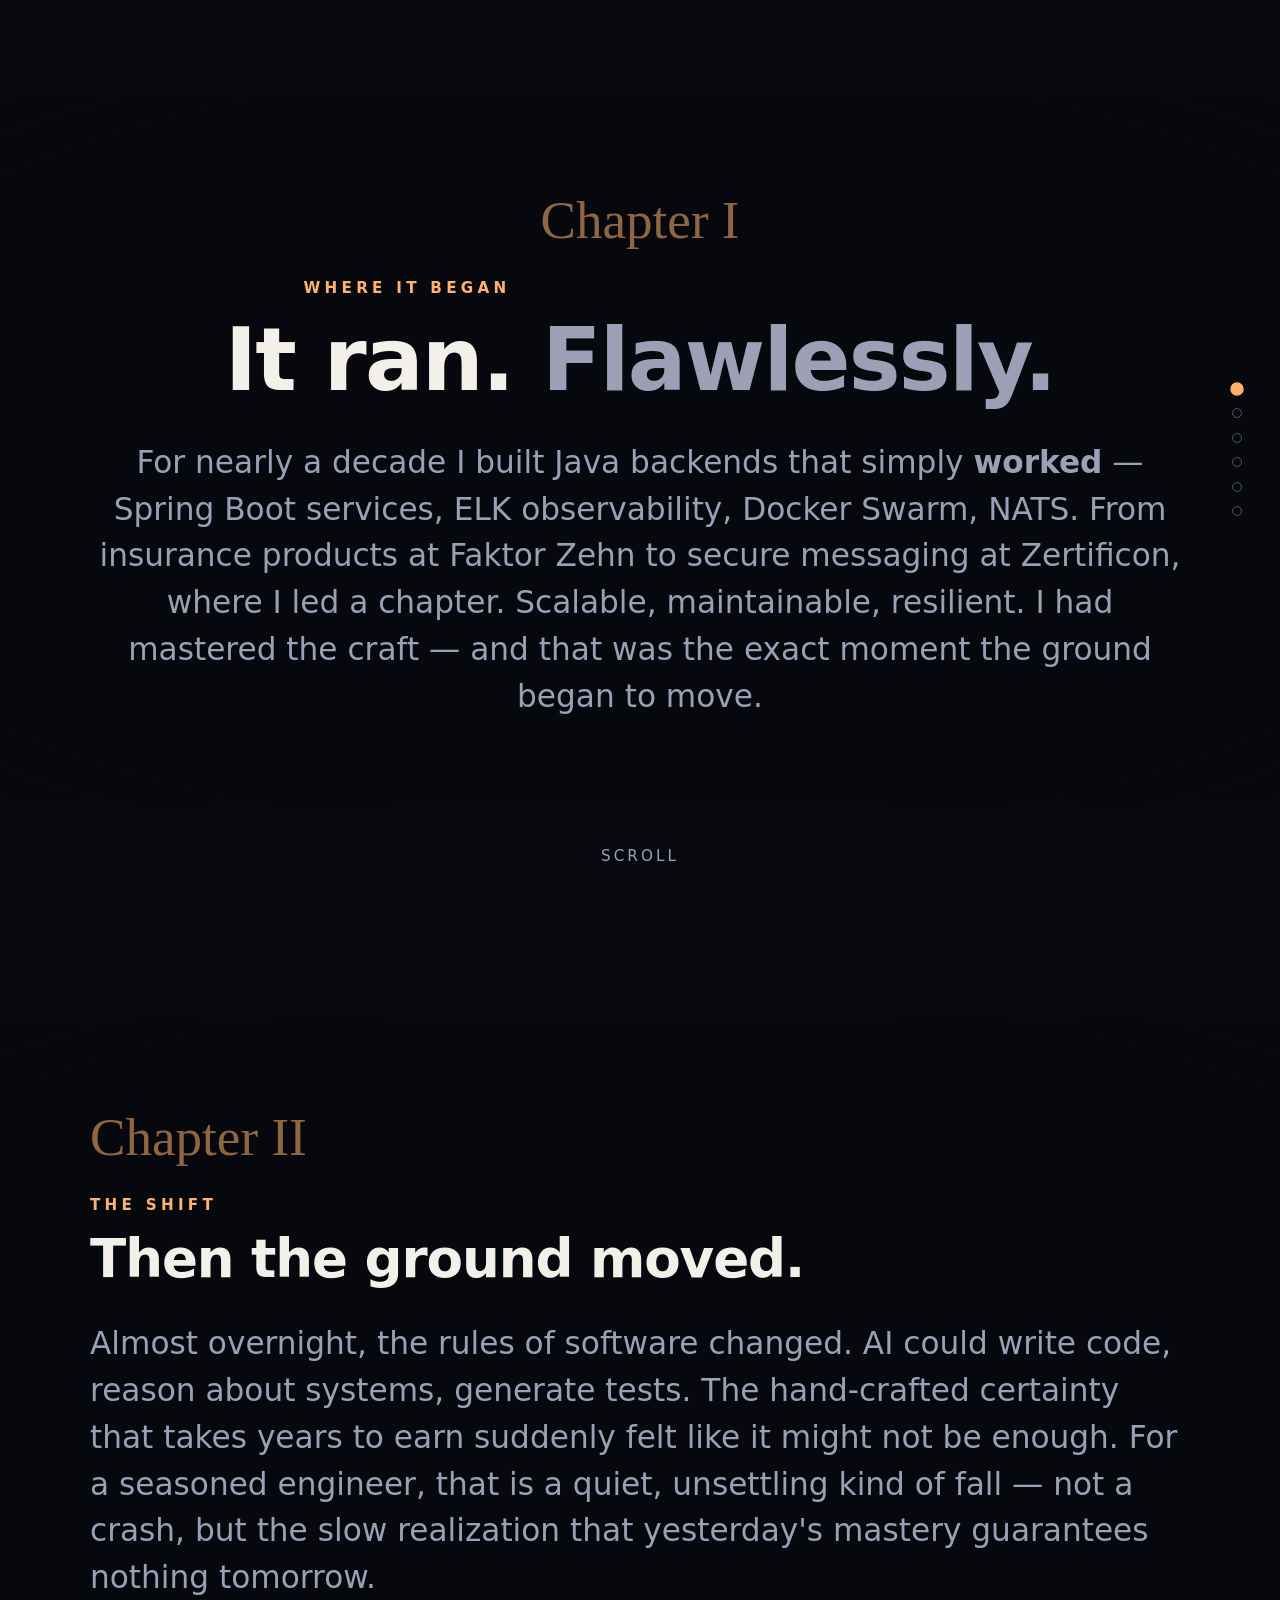
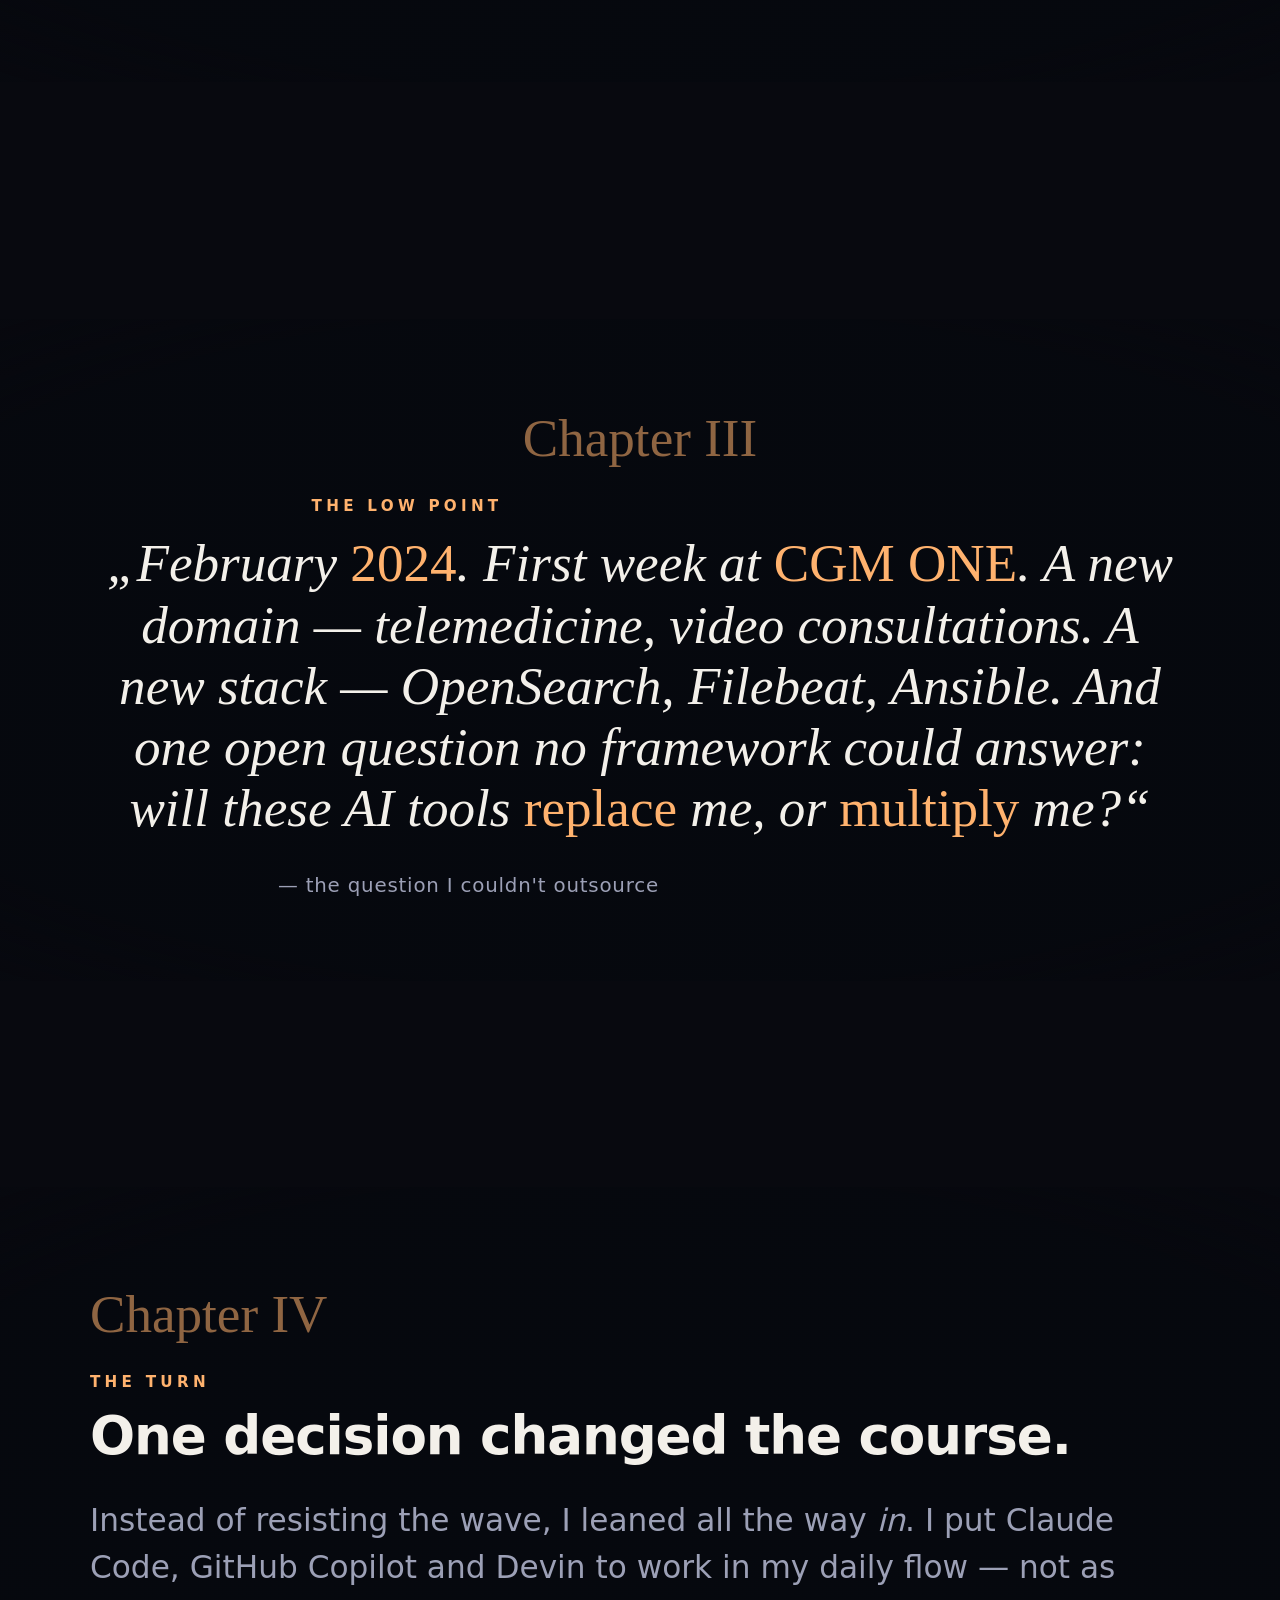
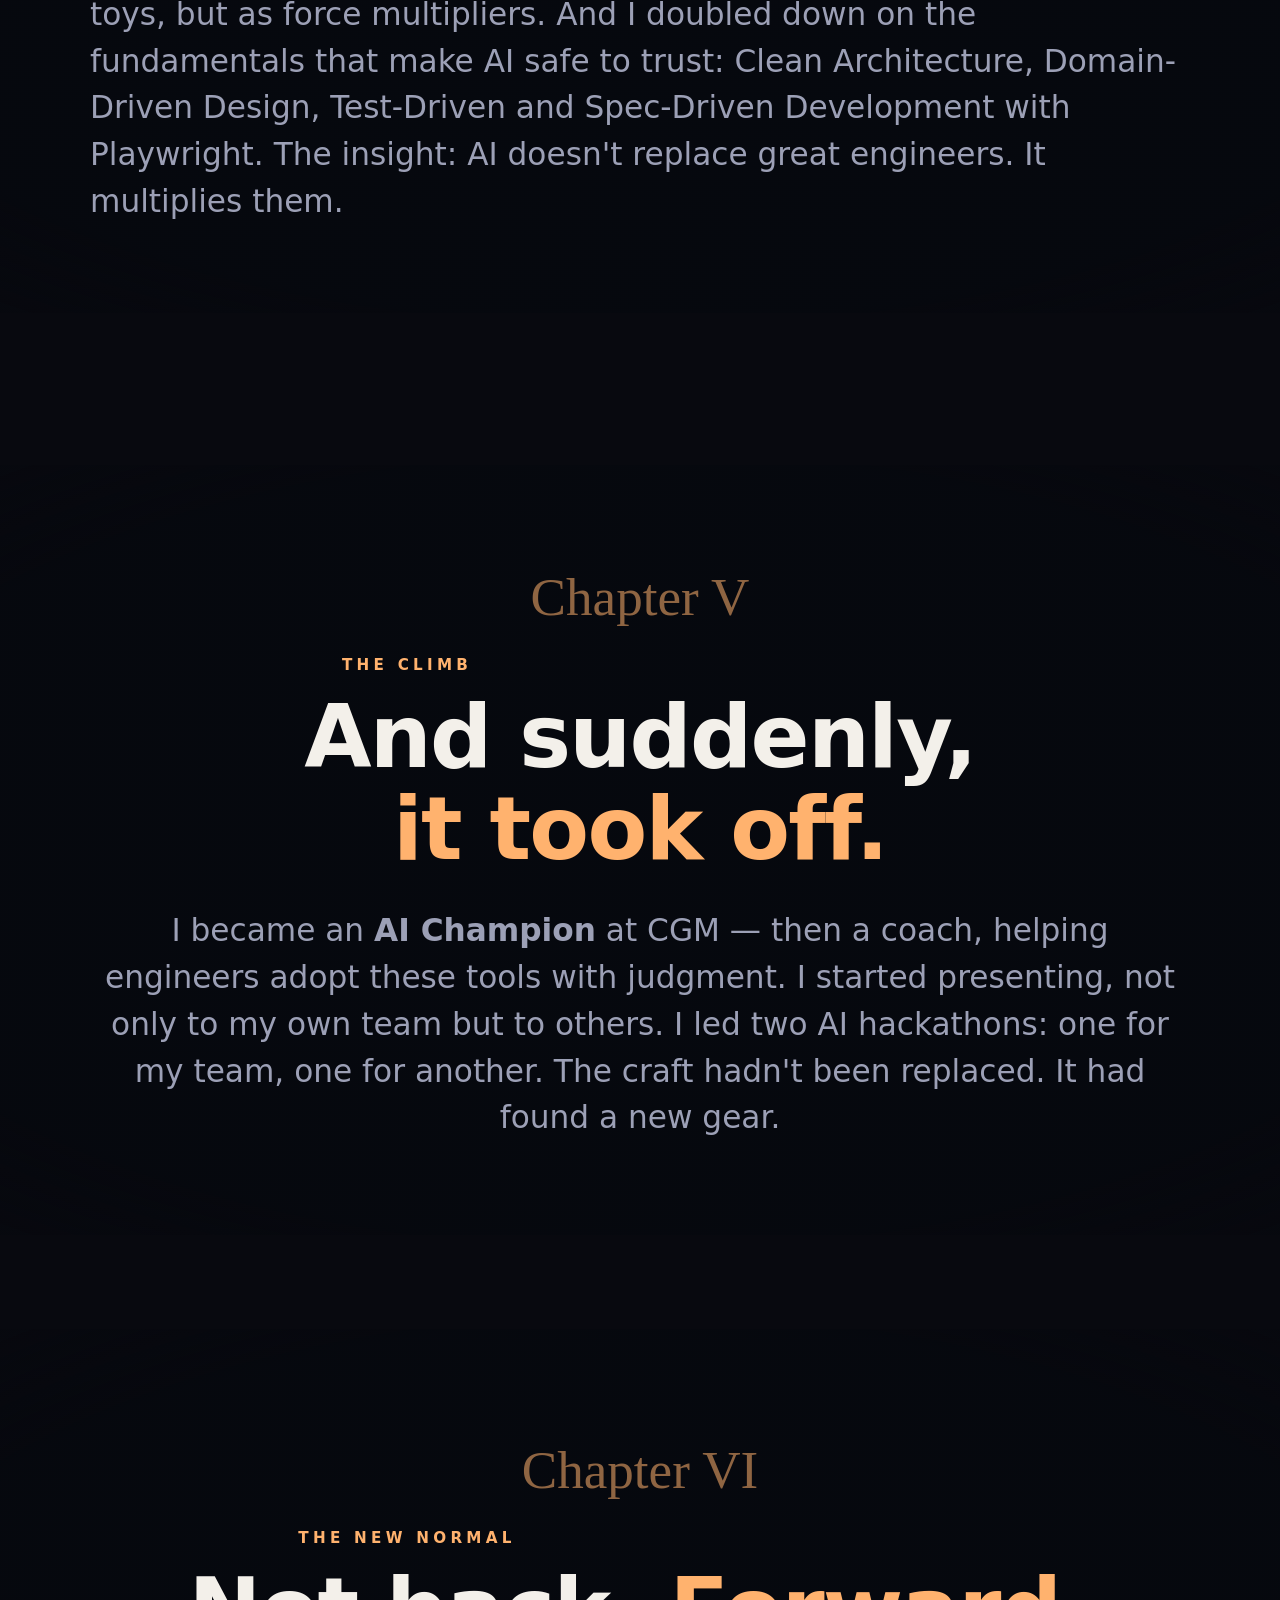
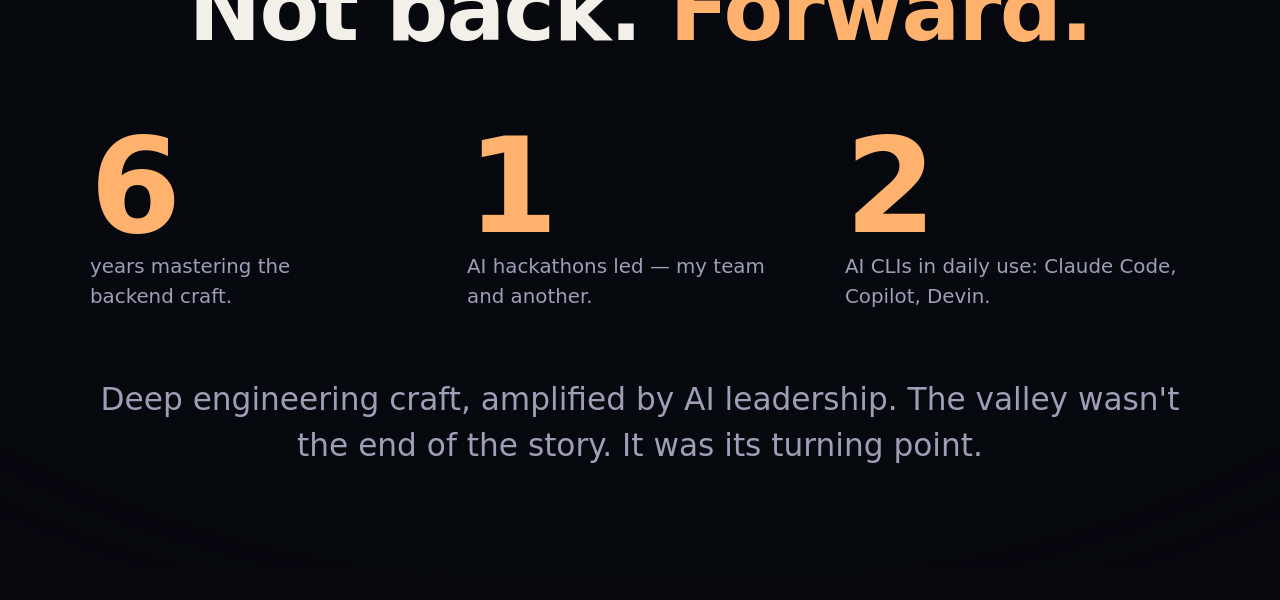
<file: micha-cv/index.html>
<!DOCTYPE html>
<html lang="en">
<head>
  <meta charset="UTF-8" />
  <meta name="viewport" content="width=device-width, initial-scale=1.0" />
  <title>Micha Kadereit — From Backend Craft to AI Leadership</title>

  <!-- Shared design foundation -->
  <link rel="stylesheet" href="../shared/base.css" />

  <!--
    THE JOURNEY — Story-Struktur: "Man in a Hole" (Pip Decks / Storyteller Tactics)
    Status quo -> Fall -> Struggle (mit Rolls Royce Moment) -> Turn -> Rise -> New Normal.
    Optik: cinematisch, Stimmung wandert dunkel -> hell mit dem Scroll.
    Kamera sinkt in einen Partikel-Tunnel hinab und steigt wieder auf.
  -->
  <style>
    /* Palette-Override: Start dunkel, warmer Akzent für die Erlösung am Ende. */
    :root {
      --bg: #08090f;
      --fg: #f3f0ea;
      --muted: #9ca0b6;       /* A11y: aufgehellt (L .36) — hält .lead/.dim im
                                 Aufhell-Übergang vor dem is-light-Flip ≥ AA */
      --accent: #ffb26e;      /* warmes Licht = Hoffnung / Aufstieg */
      --accent-2: #6ea8fe;    /* kühles Blau = Ausgangszustand */

      /* A11y-Lesbarkeits-Halo hinter Text (dunkel, für helle Schrift). */
      --scrim: rgba(6, 8, 14, 0.66);
    }

    /* Dynamische Farbanpassung an den Hintergrund:
       Am Ende ("Neue Normalität") wird die Szene cremefarben. Ab ~90% Scroll
       kippt <body class="is-light"> die Schrift auf dunkel, den Scrim auf hell
       und den Akzent auf kontraststarkes Burnt-Orange — sonst wäre helle
       Schrift auf Creme unlesbar (WCAG-Fail). Getrieben von der three.js-Szene. */
    body.is-light {
      --fg: #1c1509;
      --muted: #574b39;
      --accent: #9a4a12;      /* burnt orange — AA auf Creme */
      --scrim: rgba(245, 238, 226, 0.66);
    }

    /* Weicher Übergang beim Umschalten hell/dunkel. */
    .headline, .subhead, .lead, .kicker, .quote, .attribution,
    .chapter-index, .dim, .accent, .stat { transition: color 0.45s var(--ease); }

    .quote {
      font-family: var(--font-serif);
      font-size: var(--step-2);
      line-height: 1.15;
      font-style: italic;
      text-wrap: balance;
    }
    .quote span { color: var(--accent); font-style: normal; }
    .attribution { margin-top: var(--space-md); color: var(--muted); letter-spacing: 0.04em; }

    .chapter-index {
      font-family: var(--font-serif);
      font-size: var(--step-2);
      color: var(--accent);
      opacity: 0.55;
      display: block;
      margin-bottom: var(--space-sm);
    }
  </style>
</head>
<body>

  <!-- three.js Hintergrundszene (rein dekorativ) -->
  <canvas class="scene-canvas" aria-hidden="true"></canvas>

  <!-- Scroll-Fortschrittsbalken -->
  <div class="progress" aria-hidden="true"></div>

  <!-- Sektions-Navigation -->
  <nav class="nav-dots" aria-label="Chapters">
    <a href="#status-quo" aria-label="The Craft"></a>
    <a href="#fall" aria-label="The Shift"></a>
    <a href="#struggle" aria-label="The Low Point"></a>
    <a href="#turn" aria-label="The Turn"></a>
    <a href="#rise" aria-label="The Climb"></a>
    <a href="#new-normal" aria-label="The New Normal"></a>
  </nav>

  <main class="deck">

    <!-- 1 — STATUS QUO · Story Hook: ruhiger, fast zu ruhiger Ausgangszustand -->
    <section class="section" id="status-quo">
      <div class="section__inner text-center reveal">
        <span class="chapter-index">Chapter I</span>
        <p class="kicker">Where it began</p>
        <h1 class="headline">It ran. <span class="dim">Flawlessly.</span></h1>
        <p class="lead mx-auto">
          For nearly a decade I built Java backends that simply <strong>worked</strong> —
          Spring Boot services, ELK observability, Docker Swarm, NATS. From insurance
          products at Faktor Zehn to secure messaging at Zertificon, where I led a
          chapter. Scalable, maintainable, resilient. I had mastered the craft —
          and that was the exact moment the ground began to move.
        </p>
      </div>
      <div class="scroll-hint">scroll</div>
    </section>

    <!-- 2 — THE FALL · Man in a Hole: der Absturz, Stimmung kippt -->
    <section class="section" id="fall">
      <div class="section__inner reveal">
        <span class="chapter-index">Chapter II</span>
        <p class="kicker">The shift</p>
        <h2 class="subhead">Then the ground moved.</h2>
        <p class="lead">
          Almost overnight, the rules of software changed. AI could write code,
          reason about systems, generate tests. The hand-crafted certainty that
          takes years to earn suddenly felt like it might not be enough. For a
          seasoned engineer, that is a quiet, unsettling kind of fall — not a
          crash, but the slow realization that yesterday's mastery guarantees
          nothing tomorrow.
        </p>
      </div>
    </section>

    <!-- 3 — THE STRUGGLE · tiefster Punkt + Rolls Royce Moment (sinnliches Detail) -->
    <section class="section" id="struggle">
      <div class="section__inner text-center reveal">
        <span class="chapter-index">Chapter III</span>
        <p class="kicker">The low point</p>
        <!-- Rolls Royce Moment: ein konkretes, sinnliches Detail, das haften bleibt -->
        <blockquote class="quote">
          &bdquo;February <span>2024</span>. First week at <span>CGM ONE</span>.
          A new domain — telemedicine, video consultations. A new stack —
          OpenSearch, Filebeat, Ansible. And one open question no framework
          could answer: will these AI tools <span>replace</span> me,
          or <span>multiply</span> me?&ldquo;
        </blockquote>
        <p class="attribution">— the question I couldn't outsource</p>
      </div>
    </section>

    <!-- 4 — THE TURN · die Wende / Entscheidung -->
    <section class="section" id="turn">
      <div class="section__inner reveal">
        <span class="chapter-index">Chapter IV</span>
        <p class="kicker">The turn</p>
        <h2 class="subhead">One decision changed the course.</h2>
        <p class="lead">
          Instead of resisting the wave, I leaned all the way <em>in</em>. I put
          Claude Code, GitHub Copilot and Devin to work in my daily flow — not as
          toys, but as force multipliers. And I doubled down on the fundamentals
          that make AI safe to trust: Clean Architecture, Domain-Driven Design,
          Test-Driven and Spec-Driven Development with Playwright. The insight:
          AI doesn't replace great engineers. It multiplies them.
        </p>
      </div>
    </section>

    <!-- 5 — THE RISE · Herausklettern, Stimmung hellt auf -->
    <section class="section" id="rise">
      <div class="section__inner text-center reveal">
        <span class="chapter-index">Chapter V</span>
        <p class="kicker">The climb</p>
        <h2 class="headline">And suddenly, <span class="accent">it took off.</span></h2>
        <p class="lead mx-auto">
          I became an <strong>AI Champion</strong> at CGM — then a coach, helping
          engineers adopt these tools with judgment. I started presenting, not only
          to my own team but to others. I led two AI hackathons: one for my team,
          one for another. The craft hadn't been replaced. It had found a new gear.
        </p>
      </div>
    </section>

    <!-- 6 — NEW NORMAL · Auflösung (hell) + Ausblick -->
    <section class="section" id="new-normal">
      <div class="section__inner text-center reveal">
        <span class="chapter-index">Chapter VI</span>
        <p class="kicker">The new normal</p>
        <h2 class="headline">Not back. <span class="accent">Forward.</span></h2>
        <div class="grid-3 stagger" style="margin-top: var(--space-lg); text-align:left;">
          <div class="reveal" style="--i:0"><p class="stat accent" data-count-to="9">0</p><p class="dim">years mastering the backend craft.</p></div>
          <div class="reveal" style="--i:1"><p class="stat accent" data-count-to="2">0</p><p class="dim">AI hackathons led — my team and another.</p></div>
          <div class="reveal" style="--i:2"><p class="stat accent" data-count-to="3">0</p><p class="dim">AI CLIs in daily use: Claude Code, Copilot, Devin.</p></div>
        </div>
        <p class="lead mx-auto" style="margin-top: var(--space-lg);">
          Deep engineering craft, amplified by AI leadership. The valley wasn't the
          end of the story. It was its turning point.
        </p>
      </div>
    </section>

  </main>

  <!-- Shared scroll behaviour (Reveal, Nav-Dots, Progress, window.__scrollProgress) -->
  <script defer src="../shared/reveal.js"></script>

  <!-- Count-up: die drei Finale-Zahlen zählen hoch, sobald sichtbar (file://-safe) -->
  <script>
    (function () {
      "use strict";
      var reduce = window.matchMedia("(prefers-reduced-motion: reduce)").matches;

      function format(v, decimals) {
        return decimals > 0
          ? v.toLocaleString("en-US", { minimumFractionDigits: decimals, maximumFractionDigits: decimals })
          : Math.round(v).toLocaleString("en-US");
      }

      function run(el) {
        var to = parseFloat(el.getAttribute("data-count-to"));
        var from = parseFloat(el.getAttribute("data-count-from") || "0");
        var decimals = parseInt(el.getAttribute("data-decimals") || "0", 10);
        var suffix = el.getAttribute("data-suffix") || "";
        if (reduce) { el.textContent = format(to, decimals) + suffix; return; }

        var dur = 1600, start = null;
        function frame(t) {
          if (start === null) start = t;
          var p = Math.min((t - start) / dur, 1);
          var eased = 1 - Math.pow(1 - p, 3);        // easeOutCubic
          el.textContent = format(from + (to - from) * eased, decimals) + suffix;
          if (p < 1) requestAnimationFrame(frame);
        }
        requestAnimationFrame(frame);
      }

      var nums = document.querySelectorAll("[data-count-to]");
      if (!("IntersectionObserver" in window)) { nums.forEach(run); return; }
      var io = new IntersectionObserver(function (entries) {
        entries.forEach(function (e) {
          if (e.isIntersecting) { run(e.target); io.unobserve(e.target); }
        });
      }, { threshold: 0.6 });
      nums.forEach(function (n) { io.observe(n); });
    })();
  </script>

  <!-- ===================================================================
       three.js Szene — INLINE Modul, Import nur von absoluter HTTPS-URL,
       damit die Seite per Doppelklick über file:// läuft.
       Kamera fliegt durch einen Partikel-Tunnel, sinkt zur Mitte hinab
       (tiefster/dunkelster Punkt) und steigt zum hellen Ende wieder auf.
       =================================================================== -->
  <script type="module">
    import * as THREE from "https://esm.sh/three@0.169.0";

    const canvas = document.querySelector(".scene-canvas");
    const reduceMotion = window.matchMedia("(prefers-reduced-motion: reduce)").matches;

    // --- Renderer ---
    const renderer = new THREE.WebGLRenderer({ canvas, antialias: true, alpha: false });
    renderer.setPixelRatio(Math.min(window.devicePixelRatio, 2));
    renderer.setSize(window.innerWidth, window.innerHeight);

    const scene = new THREE.Scene();
    const camera = new THREE.PerspectiveCamera(70, window.innerWidth / window.innerHeight, 0.1, 400);

    // --- Stimmungs-Keyframes: dunkel -> am dunkelsten (Mitte) -> hell ---
    // p = geglätteter Scrollfortschritt 0..1
    const MOOD = [
      { p: 0.00, col: new THREE.Color("#141a2e") }, // Status quo: kühl, gedämpft
      { p: 0.25, col: new THREE.Color("#0a0c16") }, // Fall: dunkler
      { p: 0.45, col: new THREE.Color("#050507") }, // Struggle: fast schwarz (tiefster Punkt)
      { p: 0.62, col: new THREE.Color("#1a1526") }, // Turn: erstes Violett
      { p: 0.82, col: new THREE.Color("#3a2c3f") }, // Rise: wärmer
      { p: 1.00, col: new THREE.Color("#f0e6d8") }, // New Normal: warmes Licht
    ];
    const moodColor = (p) => {
      for (let i = 0; i < MOOD.length - 1; i++) {
        const a = MOOD[i], b = MOOD[i + 1];
        if (p <= b.p) {
          const t = (p - a.p) / (b.p - a.p || 1);
          return a.col.clone().lerp(b.col, Math.max(0, Math.min(1, t)));
        }
      }
      return MOOD[MOOD.length - 1].col.clone();
    };

    scene.fog = new THREE.FogExp2(MOOD[0].col.clone(), 0.018);
    scene.background = MOOD[0].col.clone();

    // --- Partikel-Tunnel: Punkte auf einer Röhre entlang -z ---
    const LENGTH = 260;          // Tunneltiefe
    const COUNT = reduceMotion ? 2500 : 9000;
    const positions = new Float32Array(COUNT * 3);
    const colors = new Float32Array(COUNT * 3);
    const cool = new THREE.Color("#6ea8fe");
    const warm = new THREE.Color("#ffb26e");

    for (let i = 0; i < COUNT; i++) {
      const z = -Math.random() * LENGTH;
      const angle = Math.random() * Math.PI * 2;
      // Radius mit leichter Variation -> Tunnelwand mit Tiefe
      const radius = 9 + Math.random() * 9;
      const x = Math.cos(angle) * radius;
      const y = Math.sin(angle) * radius;
      positions[i * 3 + 0] = x;
      positions[i * 3 + 1] = y;
      positions[i * 3 + 2] = z;

      // Farbe entlang der Tiefe von kühl -> warm mischen
      const mix = i / COUNT;
      const c = cool.clone().lerp(warm, mix);
      colors[i * 3 + 0] = c.r;
      colors[i * 3 + 1] = c.g;
      colors[i * 3 + 2] = c.b;
    }

    const geo = new THREE.BufferGeometry();
    geo.setAttribute("position", new THREE.BufferAttribute(positions, 3));
    geo.setAttribute("color", new THREE.BufferAttribute(colors, 3));

    const mat = new THREE.PointsMaterial({
      size: 0.18,
      vertexColors: true,
      transparent: true,
      opacity: 0.9,
      depthWrite: false,
      blending: THREE.AdditiveBlending,
      sizeAttenuation: true,
    });
    const points = new THREE.Points(geo, mat);
    scene.add(points);

    // --- Kamerapfad: Reise nach vorn (-z), Abtauchen zur Mitte, Aufstieg zum Ende ---
    // y(p) = rise*p  -  DIP*sin(pi*p)   -> p=0:0 · Mitte: negativ (unten) · p=1: rise (oben)
    const DIP = 7.0;   // Tiefe des Absinkens
    const RISE = 5.0;  // Endhöhe (Aufstieg ins Licht)
    const cameraY = (p) => RISE * p - DIP * Math.sin(Math.PI * p);
    const cameraZ = (p) => 8 - p * (LENGTH - 40); // reist durch den Tunnel

    // --- Geglätteter Scrollwert (Damping gegen Ruckeln) ---
    let smooth = 0;
    const target = () => (typeof window.__scrollProgress === "number" ? window.__scrollProgress : 0);

    function applyCamera(p) {
      camera.position.set(0, cameraY(p), cameraZ(p));
      // Blickrichtung: beim Abtauchen nach unten, beim Aufstieg nach oben schauen
      const lookY = cameraY(Math.min(1, p + 0.12)) + (p < 0.45 ? -2.5 : 2.0);
      camera.lookAt(0, lookY, cameraZ(p) - 20);

      const col = moodColor(p);
      scene.background.copy(col);
      scene.fog.color.copy(col);
      // Nebel lichtet sich zum hellen Ende hin
      scene.fog.density = 0.026 - 0.016 * p;

      // Dynamische A11y-Farbanpassung: sobald die Szene hell wird, kippt die
      // Schrift auf dunkel (siehe CSS `body.is-light`) — hält den Kontrast AA.
      document.body.classList.toggle("is-light", p > 0.9);
    }

    function render() {
      renderer.render(scene, camera);
    }

    if (reduceMotion) {
      // Statisch: einmal an aktueller Scrollposition zeichnen, kein Loop/Idle-Motion.
      smooth = target();
      applyCamera(smooth);
      render();
      window.addEventListener("scroll", () => { applyCamera(target()); render(); }, { passive: true });
    } else {
      const clock = new THREE.Clock();
      function loop() {
        requestAnimationFrame(loop);
        smooth += (target() - smooth) * 0.06; // Damping
        applyCamera(smooth);
        // dezente Eigenbewegung: Tunnel rotiert minimal, lebt
        points.rotation.z = clock.getElapsedTime() * 0.02;
        render();
      }
      loop();
    }

    // --- Resize ---
    window.addEventListener("resize", () => {
      camera.aspect = window.innerWidth / window.innerHeight;
      camera.updateProjectionMatrix();
      renderer.setSize(window.innerWidth, window.innerHeight);
      renderer.setPixelRatio(Math.min(window.devicePixelRatio, 2));
      render();
    });
  </script>
</body>
</html>
</file>
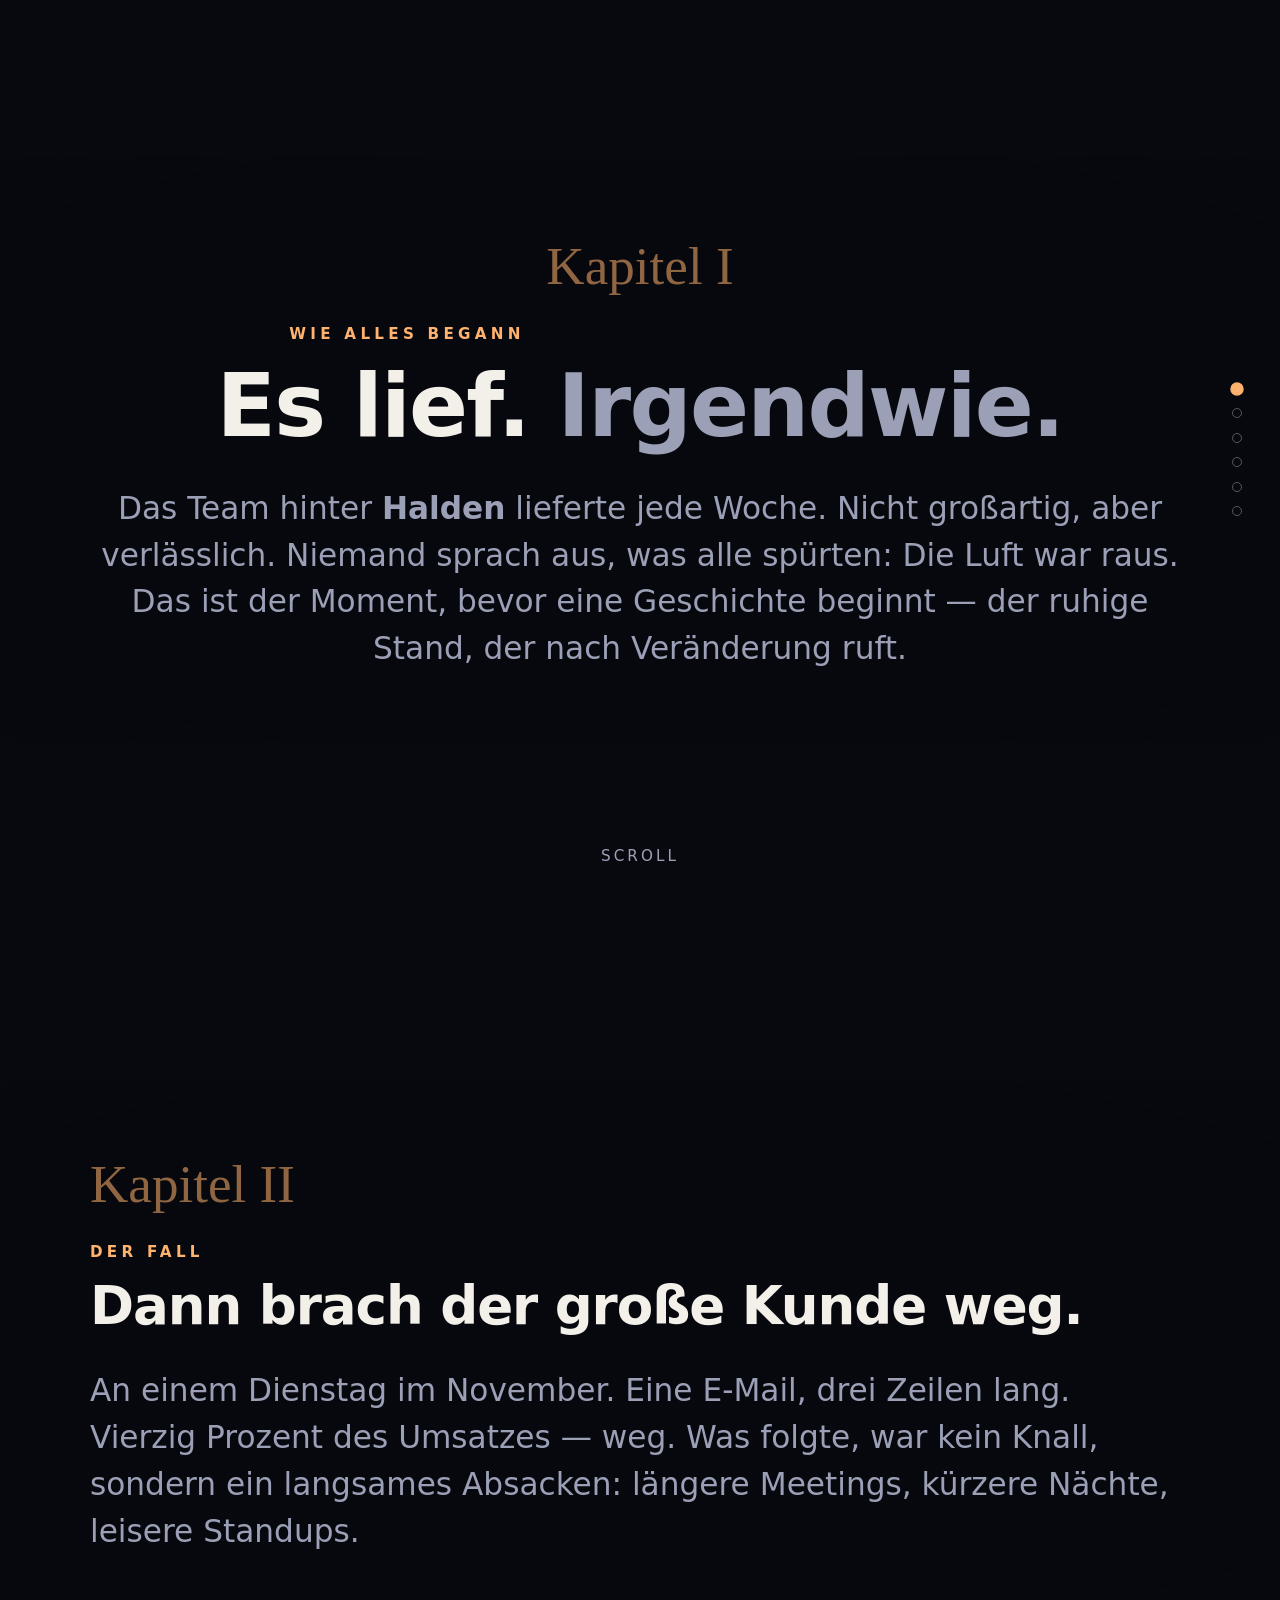
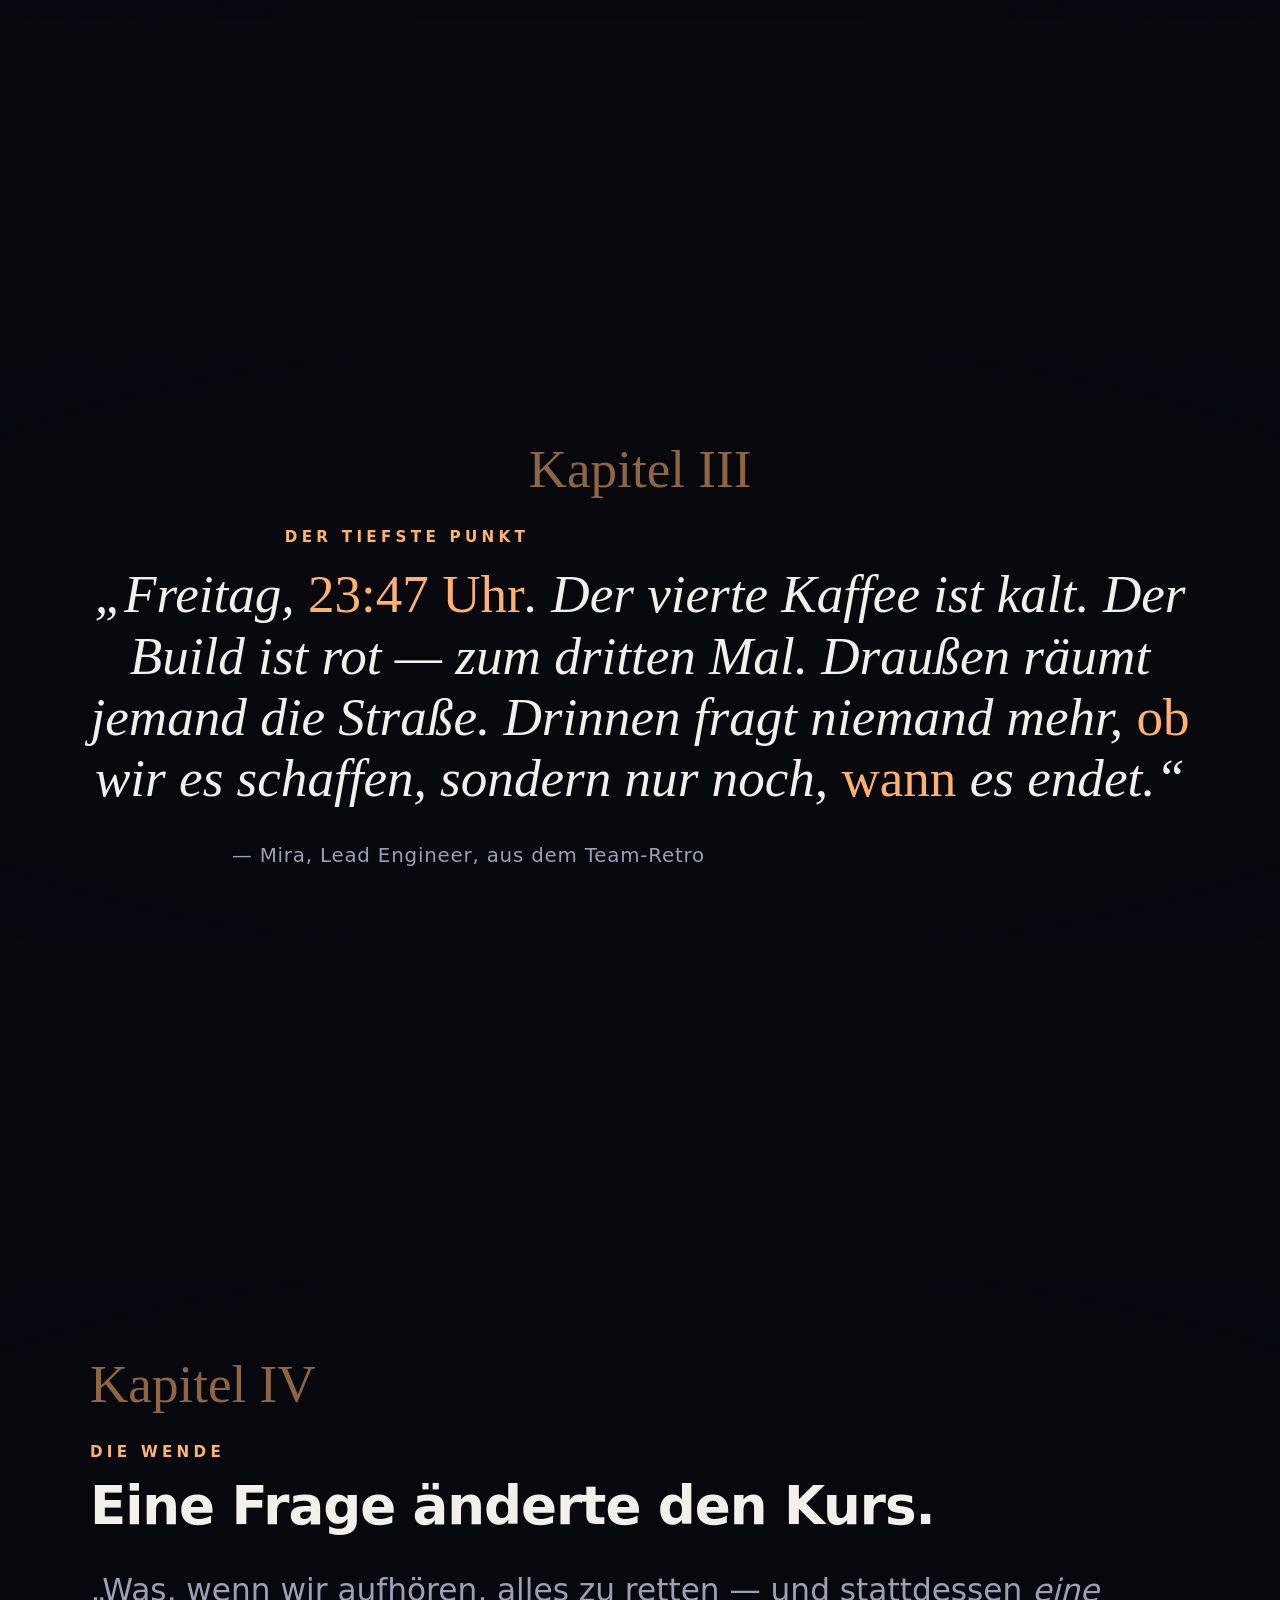
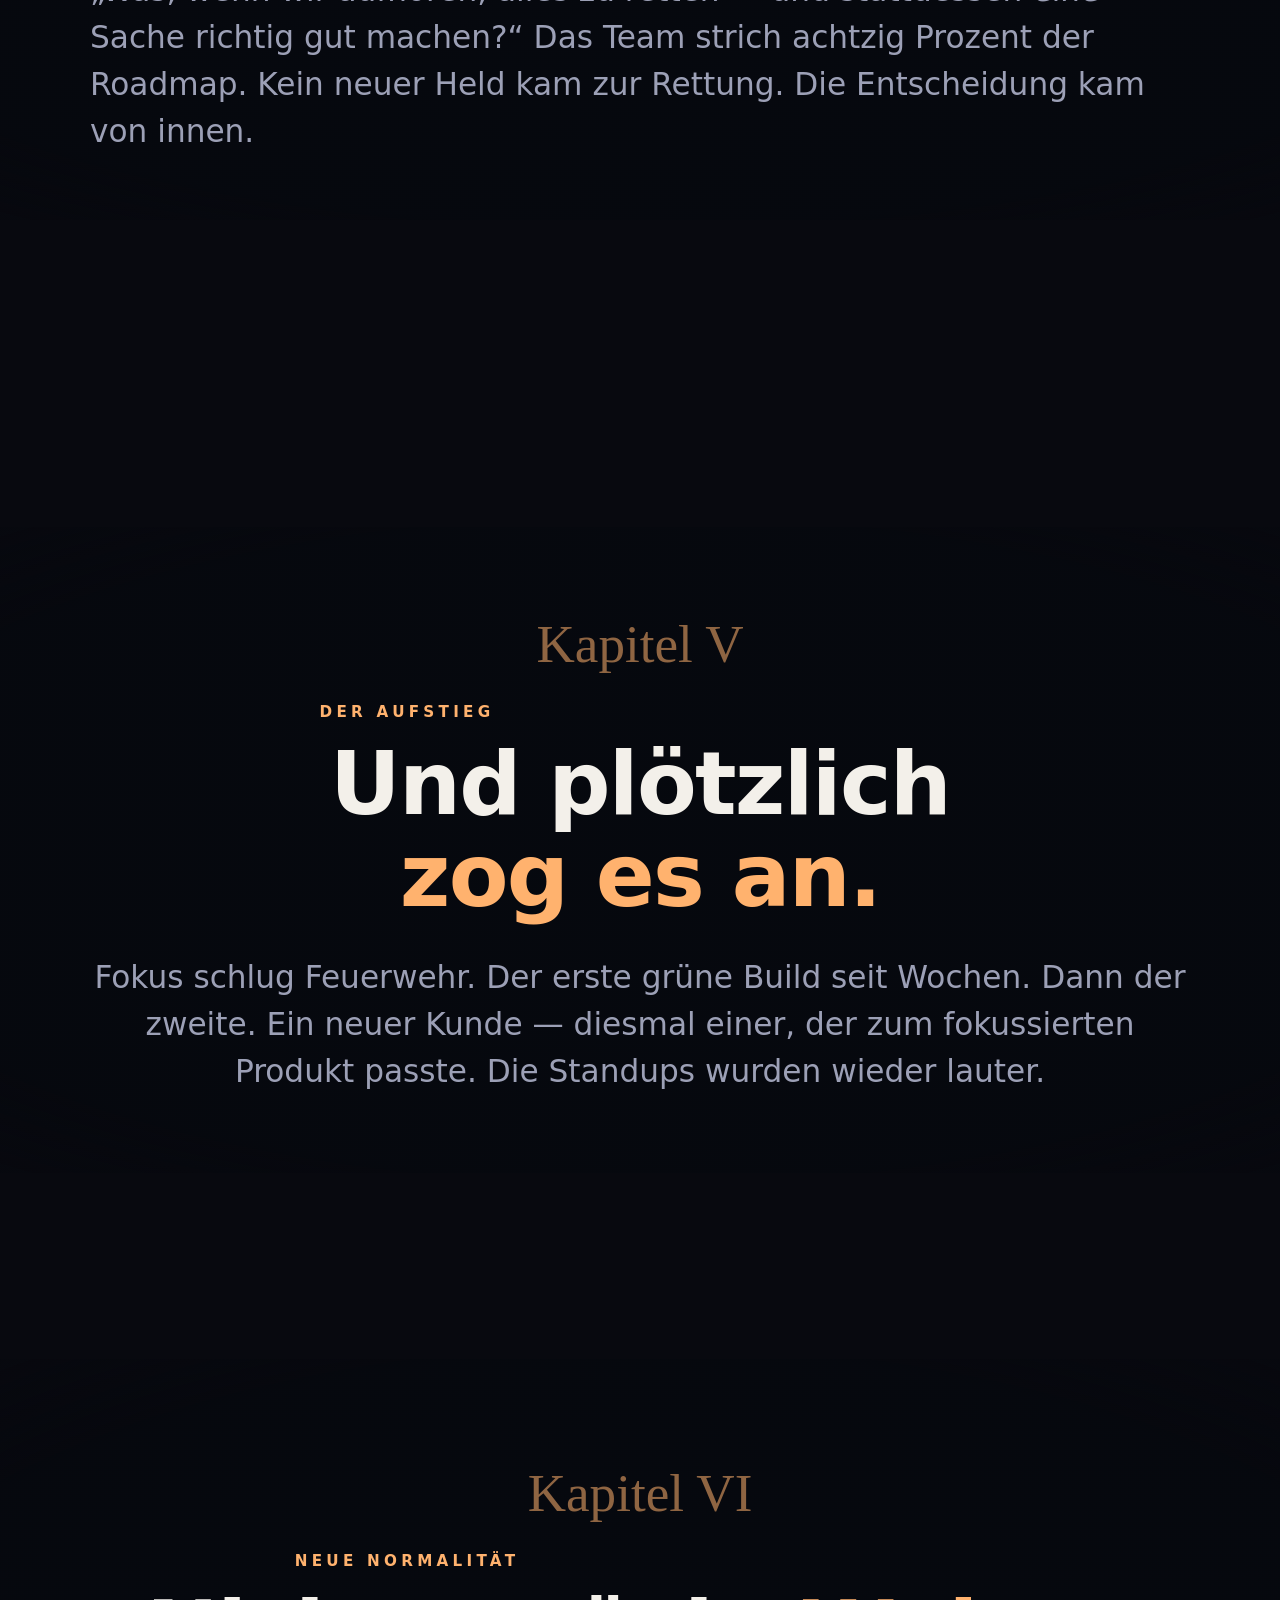
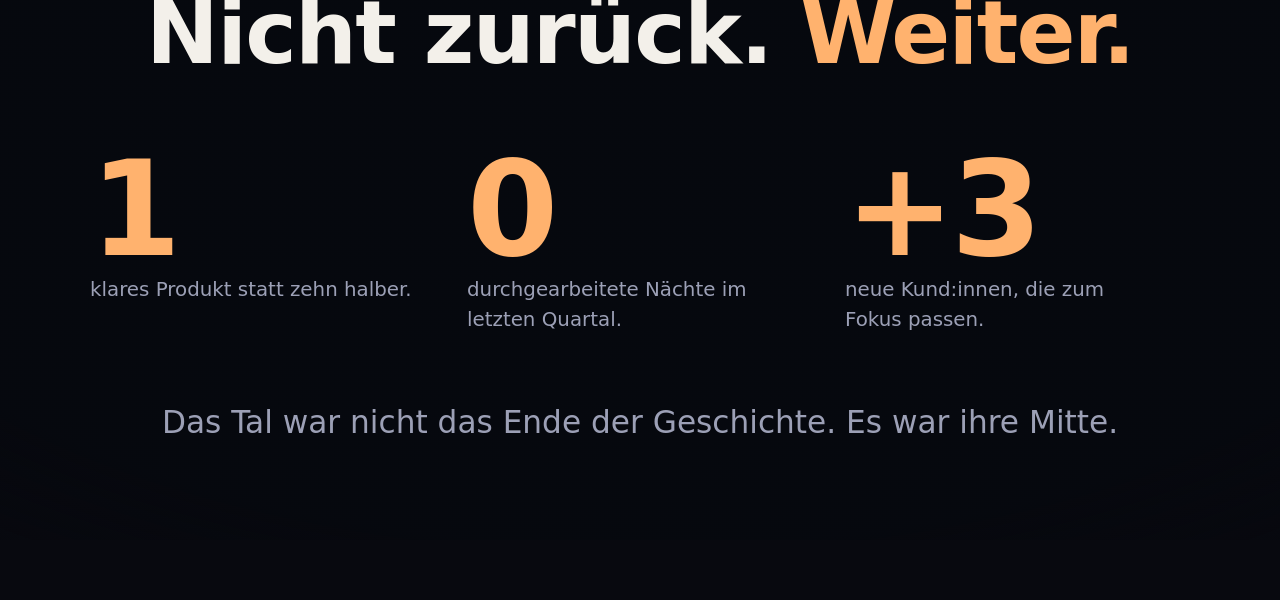
<file: the-journey/index.html>
<!DOCTYPE html>
<html lang="de">
<head>
  <meta charset="UTF-8" />
  <meta name="viewport" content="width=device-width, initial-scale=1.0" />
  <title>The Journey — Halden</title>

  <!-- Shared design foundation -->
  <link rel="stylesheet" href="../shared/base.css" />

  <!--
    THE JOURNEY — Story-Struktur: "Man in a Hole" (Pip Decks / Storyteller Tactics)
    Status quo -> Fall -> Struggle (mit Rolls Royce Moment) -> Turn -> Rise -> New Normal.
    Optik: cinematisch, Stimmung wandert dunkel -> hell mit dem Scroll.
    Kamera sinkt in einen Partikel-Tunnel hinab und steigt wieder auf.
  -->
  <style>
    /* Palette-Override: Start dunkel, warmer Akzent für die Erlösung am Ende. */
    :root {
      --bg: #08090f;
      --fg: #f3f0ea;
      --muted: #9ca0b6;       /* A11y: aufgehellt (L .36) — hält .lead/.dim im
                                 Aufhell-Übergang vor dem is-light-Flip ≥ AA */
      --accent: #ffb26e;      /* warmes Licht = Hoffnung / Aufstieg */
      --accent-2: #6ea8fe;    /* kühles Blau = Ausgangszustand */

      /* A11y-Lesbarkeits-Halo hinter Text (dunkel, für helle Schrift). */
      --scrim: rgba(6, 8, 14, 0.66);
    }

    /* Dynamische Farbanpassung an den Hintergrund:
       Am Ende ("Neue Normalität") wird die Szene cremefarben. Ab ~90% Scroll
       kippt <body class="is-light"> die Schrift auf dunkel, den Scrim auf hell
       und den Akzent auf kontraststarkes Burnt-Orange — sonst wäre helle
       Schrift auf Creme unlesbar (WCAG-Fail). Getrieben von der three.js-Szene. */
    body.is-light {
      --fg: #1c1509;
      --muted: #574b39;
      --accent: #9a4a12;      /* burnt orange — AA auf Creme */
      --scrim: rgba(245, 238, 226, 0.66);
    }

    /* Weicher Übergang beim Umschalten hell/dunkel. */
    .headline, .subhead, .lead, .kicker, .quote, .attribution,
    .chapter-index, .dim, .accent, .stat { transition: color 0.45s var(--ease); }

    .quote {
      font-family: var(--font-serif);
      font-size: var(--step-2);
      line-height: 1.15;
      font-style: italic;
      text-wrap: balance;
    }
    .quote span { color: var(--accent); font-style: normal; }
    .attribution { margin-top: var(--space-md); color: var(--muted); letter-spacing: 0.04em; }

    .chapter-index {
      font-family: var(--font-serif);
      font-size: var(--step-2);
      color: var(--accent);
      opacity: 0.55;
      display: block;
      margin-bottom: var(--space-sm);
    }
  </style>
</head>
<body>

  <!-- three.js Hintergrundszene (rein dekorativ) -->
  <canvas class="scene-canvas" aria-hidden="true"></canvas>

  <!-- Scroll-Fortschrittsbalken -->
  <div class="progress" aria-hidden="true"></div>

  <!-- Sektions-Navigation -->
  <nav class="nav-dots" aria-label="Kapitel">
    <a href="#status-quo" aria-label="Status Quo"></a>
    <a href="#fall" aria-label="Der Fall"></a>
    <a href="#struggle" aria-label="Der Kampf"></a>
    <a href="#turn" aria-label="Die Wende"></a>
    <a href="#rise" aria-label="Der Aufstieg"></a>
    <a href="#new-normal" aria-label="Neue Normalität"></a>
  </nav>

  <main class="deck">

    <!-- 1 — STATUS QUO · Story Hook: ruhiger, fast zu ruhiger Ausgangszustand -->
    <section class="section" id="status-quo">
      <div class="section__inner text-center reveal">
        <span class="chapter-index">Kapitel I</span>
        <p class="kicker">Wie alles begann</p>
        <h1 class="headline">Es lief. <span class="dim">Irgendwie.</span></h1>
        <p class="lead mx-auto">
          Das Team hinter <strong>Halden</strong> lieferte jede Woche. Nicht großartig,
          aber verlässlich. Niemand sprach aus, was alle spürten: Die Luft war raus.
          Das ist der Moment, bevor eine Geschichte beginnt — der ruhige Stand,
          der nach Veränderung ruft.
        </p>
      </div>
      <div class="scroll-hint">scroll</div>
    </section>

    <!-- 2 — THE FALL · Man in a Hole: der Absturz, Stimmung kippt -->
    <section class="section" id="fall">
      <div class="section__inner reveal">
        <span class="chapter-index">Kapitel II</span>
        <p class="kicker">Der Fall</p>
        <h2 class="subhead">Dann brach der große Kunde weg.</h2>
        <p class="lead">
          An einem Dienstag im November. Eine E-Mail, drei Zeilen lang.
          Vierzig Prozent des Umsatzes — weg. Was folgte, war kein Knall,
          sondern ein langsames Absacken: längere Meetings, kürzere Nächte,
          leisere Standups.
        </p>
      </div>
    </section>

    <!-- 3 — THE STRUGGLE · tiefster Punkt + Rolls Royce Moment (sinnliches Detail) -->
    <section class="section" id="struggle">
      <div class="section__inner text-center reveal">
        <span class="chapter-index">Kapitel III</span>
        <p class="kicker">Der tiefste Punkt</p>
        <!-- Rolls Royce Moment: ein konkretes, sinnliches Detail, das haften bleibt -->
        <blockquote class="quote">
          „Freitag, <span>23:47 Uhr</span>. Der vierte Kaffee ist kalt.
          Der Build ist rot — zum dritten Mal. Draußen räumt jemand die Straße.
          Drinnen fragt niemand mehr, <span>ob</span> wir es schaffen,
          sondern nur noch, <span>wann</span> es endet.“
        </blockquote>
        <p class="attribution">— Mira, Lead Engineer, aus dem Team-Retro</p>
      </div>
    </section>

    <!-- 4 — THE TURN · die Wende / Entscheidung -->
    <section class="section" id="turn">
      <div class="section__inner reveal">
        <span class="chapter-index">Kapitel IV</span>
        <p class="kicker">Die Wende</p>
        <h2 class="subhead">Eine Frage änderte den Kurs.</h2>
        <p class="lead">
          „Was, wenn wir aufhören, alles zu retten — und stattdessen <em>eine</em>
          Sache richtig gut machen?“ Das Team strich achtzig Prozent der Roadmap.
          Kein neuer Held kam zur Rettung. Die Entscheidung kam von innen.
        </p>
      </div>
    </section>

    <!-- 5 — THE RISE · Herausklettern, Stimmung hellt auf -->
    <section class="section" id="rise">
      <div class="section__inner text-center reveal">
        <span class="chapter-index">Kapitel V</span>
        <p class="kicker">Der Aufstieg</p>
        <h2 class="headline">Und plötzlich <span class="accent">zog es an.</span></h2>
        <p class="lead mx-auto">
          Fokus schlug Feuerwehr. Der erste grüne Build seit Wochen. Dann der zweite.
          Ein neuer Kunde — diesmal einer, der zum fokussierten Produkt passte.
          Die Standups wurden wieder lauter.
        </p>
      </div>
    </section>

    <!-- 6 — NEW NORMAL · Auflösung (hell) + Ausblick -->
    <section class="section" id="new-normal">
      <div class="section__inner text-center reveal">
        <span class="chapter-index">Kapitel VI</span>
        <p class="kicker">Neue Normalität</p>
        <h2 class="headline">Nicht zurück. <span class="accent">Weiter.</span></h2>
        <div class="grid-3 stagger" style="margin-top: var(--space-lg); text-align:left;">
          <div class="reveal" style="--i:0"><p class="stat accent">1</p><p class="dim">klares Produkt statt zehn halber.</p></div>
          <div class="reveal" style="--i:1"><p class="stat accent">0</p><p class="dim">durchgearbeitete Nächte im letzten Quartal.</p></div>
          <div class="reveal" style="--i:2"><p class="stat accent">+3</p><p class="dim">neue Kund:innen, die zum Fokus passen.</p></div>
        </div>
        <p class="lead mx-auto" style="margin-top: var(--space-lg);">
          Das Tal war nicht das Ende der Geschichte. Es war ihre Mitte.
        </p>
      </div>
    </section>

  </main>

  <!-- Shared scroll behaviour (Reveal, Nav-Dots, Progress, window.__scrollProgress) -->
  <script defer src="../shared/reveal.js"></script>

  <!-- ===================================================================
       three.js Szene — INLINE Modul, Import nur von absoluter HTTPS-URL,
       damit die Seite per Doppelklick über file:// läuft.
       Kamera fliegt durch einen Partikel-Tunnel, sinkt zur Mitte hinab
       (tiefster/dunkelster Punkt) und steigt zum hellen Ende wieder auf.
       =================================================================== -->
  <script type="module">
    import * as THREE from "https://esm.sh/three@0.169.0";

    const canvas = document.querySelector(".scene-canvas");
    const reduceMotion = window.matchMedia("(prefers-reduced-motion: reduce)").matches;

    // --- Renderer ---
    const renderer = new THREE.WebGLRenderer({ canvas, antialias: true, alpha: false });
    renderer.setPixelRatio(Math.min(window.devicePixelRatio, 2));
    renderer.setSize(window.innerWidth, window.innerHeight);

    const scene = new THREE.Scene();
    const camera = new THREE.PerspectiveCamera(70, window.innerWidth / window.innerHeight, 0.1, 400);

    // --- Stimmungs-Keyframes: dunkel -> am dunkelsten (Mitte) -> hell ---
    // p = geglätteter Scrollfortschritt 0..1
    const MOOD = [
      { p: 0.00, col: new THREE.Color("#141a2e") }, // Status quo: kühl, gedämpft
      { p: 0.25, col: new THREE.Color("#0a0c16") }, // Fall: dunkler
      { p: 0.45, col: new THREE.Color("#050507") }, // Struggle: fast schwarz (tiefster Punkt)
      { p: 0.62, col: new THREE.Color("#1a1526") }, // Turn: erstes Violett
      { p: 0.82, col: new THREE.Color("#3a2c3f") }, // Rise: wärmer
      { p: 1.00, col: new THREE.Color("#f0e6d8") }, // New Normal: warmes Licht
    ];
    const moodColor = (p) => {
      for (let i = 0; i < MOOD.length - 1; i++) {
        const a = MOOD[i], b = MOOD[i + 1];
        if (p <= b.p) {
          const t = (p - a.p) / (b.p - a.p || 1);
          return a.col.clone().lerp(b.col, Math.max(0, Math.min(1, t)));
        }
      }
      return MOOD[MOOD.length - 1].col.clone();
    };

    scene.fog = new THREE.FogExp2(MOOD[0].col.clone(), 0.018);
    scene.background = MOOD[0].col.clone();

    // --- Partikel-Tunnel: Punkte auf einer Röhre entlang -z ---
    const LENGTH = 260;          // Tunneltiefe
    const COUNT = reduceMotion ? 2500 : 9000;
    const positions = new Float32Array(COUNT * 3);
    const colors = new Float32Array(COUNT * 3);
    const cool = new THREE.Color("#6ea8fe");
    const warm = new THREE.Color("#ffb26e");

    for (let i = 0; i < COUNT; i++) {
      const z = -Math.random() * LENGTH;
      const angle = Math.random() * Math.PI * 2;
      // Radius mit leichter Variation -> Tunnelwand mit Tiefe
      const radius = 9 + Math.random() * 9;
      const x = Math.cos(angle) * radius;
      const y = Math.sin(angle) * radius;
      positions[i * 3 + 0] = x;
      positions[i * 3 + 1] = y;
      positions[i * 3 + 2] = z;

      // Farbe entlang der Tiefe von kühl -> warm mischen
      const mix = i / COUNT;
      const c = cool.clone().lerp(warm, mix);
      colors[i * 3 + 0] = c.r;
      colors[i * 3 + 1] = c.g;
      colors[i * 3 + 2] = c.b;
    }

    const geo = new THREE.BufferGeometry();
    geo.setAttribute("position", new THREE.BufferAttribute(positions, 3));
    geo.setAttribute("color", new THREE.BufferAttribute(colors, 3));

    const mat = new THREE.PointsMaterial({
      size: 0.18,
      vertexColors: true,
      transparent: true,
      opacity: 0.9,
      depthWrite: false,
      blending: THREE.AdditiveBlending,
      sizeAttenuation: true,
    });
    const points = new THREE.Points(geo, mat);
    scene.add(points);

    // --- Kamerapfad: Reise nach vorn (-z), Abtauchen zur Mitte, Aufstieg zum Ende ---
    // y(p) = rise*p  -  DIP*sin(pi*p)   -> p=0:0 · Mitte: negativ (unten) · p=1: rise (oben)
    const DIP = 7.0;   // Tiefe des Absinkens
    const RISE = 5.0;  // Endhöhe (Aufstieg ins Licht)
    const cameraY = (p) => RISE * p - DIP * Math.sin(Math.PI * p);
    const cameraZ = (p) => 8 - p * (LENGTH - 40); // reist durch den Tunnel

    // --- Geglätteter Scrollwert (Damping gegen Ruckeln) ---
    let smooth = 0;
    const target = () => (typeof window.__scrollProgress === "number" ? window.__scrollProgress : 0);

    function applyCamera(p) {
      camera.position.set(0, cameraY(p), cameraZ(p));
      // Blickrichtung: beim Abtauchen nach unten, beim Aufstieg nach oben schauen
      const lookY = cameraY(Math.min(1, p + 0.12)) + (p < 0.45 ? -2.5 : 2.0);
      camera.lookAt(0, lookY, cameraZ(p) - 20);

      const col = moodColor(p);
      scene.background.copy(col);
      scene.fog.color.copy(col);
      // Nebel lichtet sich zum hellen Ende hin
      scene.fog.density = 0.026 - 0.016 * p;

      // Dynamische A11y-Farbanpassung: sobald die Szene hell wird, kippt die
      // Schrift auf dunkel (siehe CSS `body.is-light`) — hält den Kontrast AA.
      document.body.classList.toggle("is-light", p > 0.9);
    }

    function render() {
      renderer.render(scene, camera);
    }

    if (reduceMotion) {
      // Statisch: einmal an aktueller Scrollposition zeichnen, kein Loop/Idle-Motion.
      smooth = target();
      applyCamera(smooth);
      render();
      window.addEventListener("scroll", () => { applyCamera(target()); render(); }, { passive: true });
    } else {
      const clock = new THREE.Clock();
      function loop() {
        requestAnimationFrame(loop);
        smooth += (target() - smooth) * 0.06; // Damping
        applyCamera(smooth);
        // dezente Eigenbewegung: Tunnel rotiert minimal, lebt
        points.rotation.z = clock.getElapsedTime() * 0.02;
        render();
      }
      loop();
    }

    // --- Resize ---
    window.addEventListener("resize", () => {
      camera.aspect = window.innerWidth / window.innerHeight;
      camera.updateProjectionMatrix();
      renderer.setSize(window.innerWidth, window.innerHeight);
      renderer.setPixelRatio(Math.min(window.devicePixelRatio, 2));
      render();
    });
  </script>
</body>
</html>
</file>
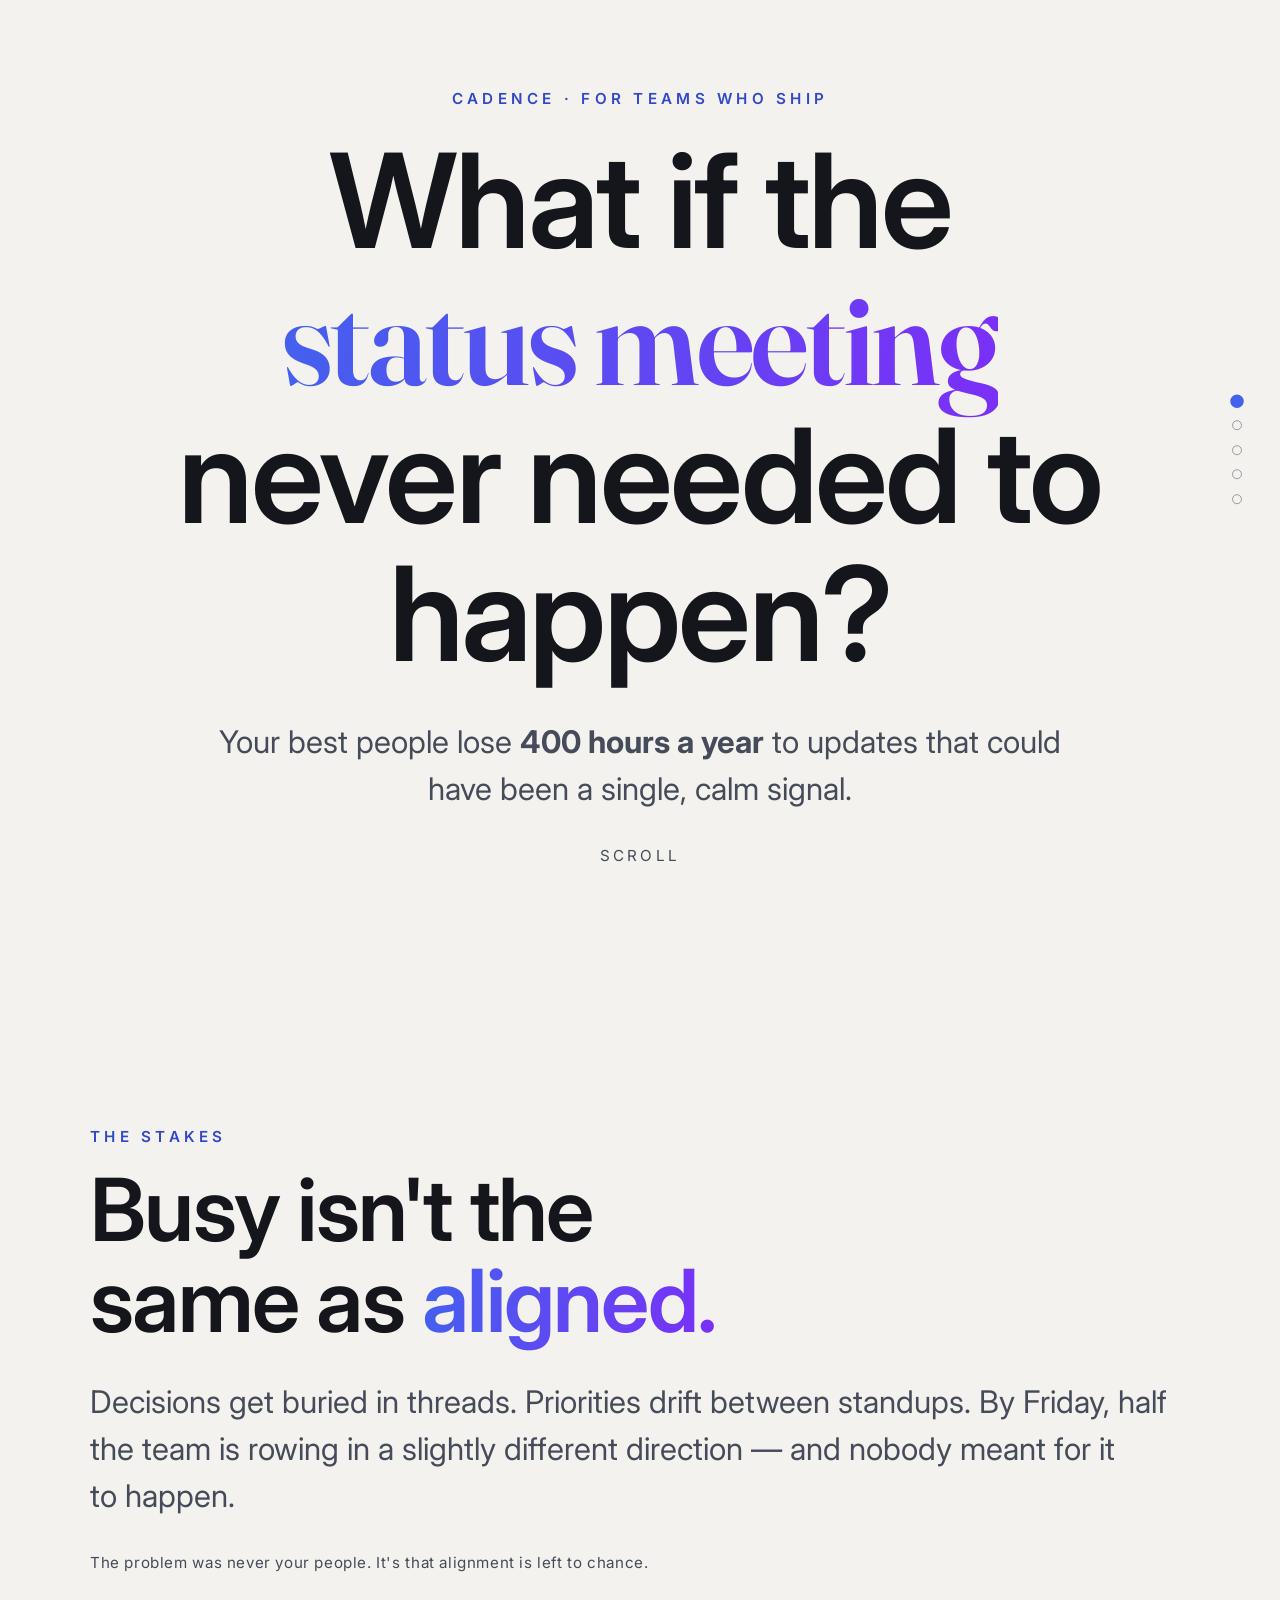
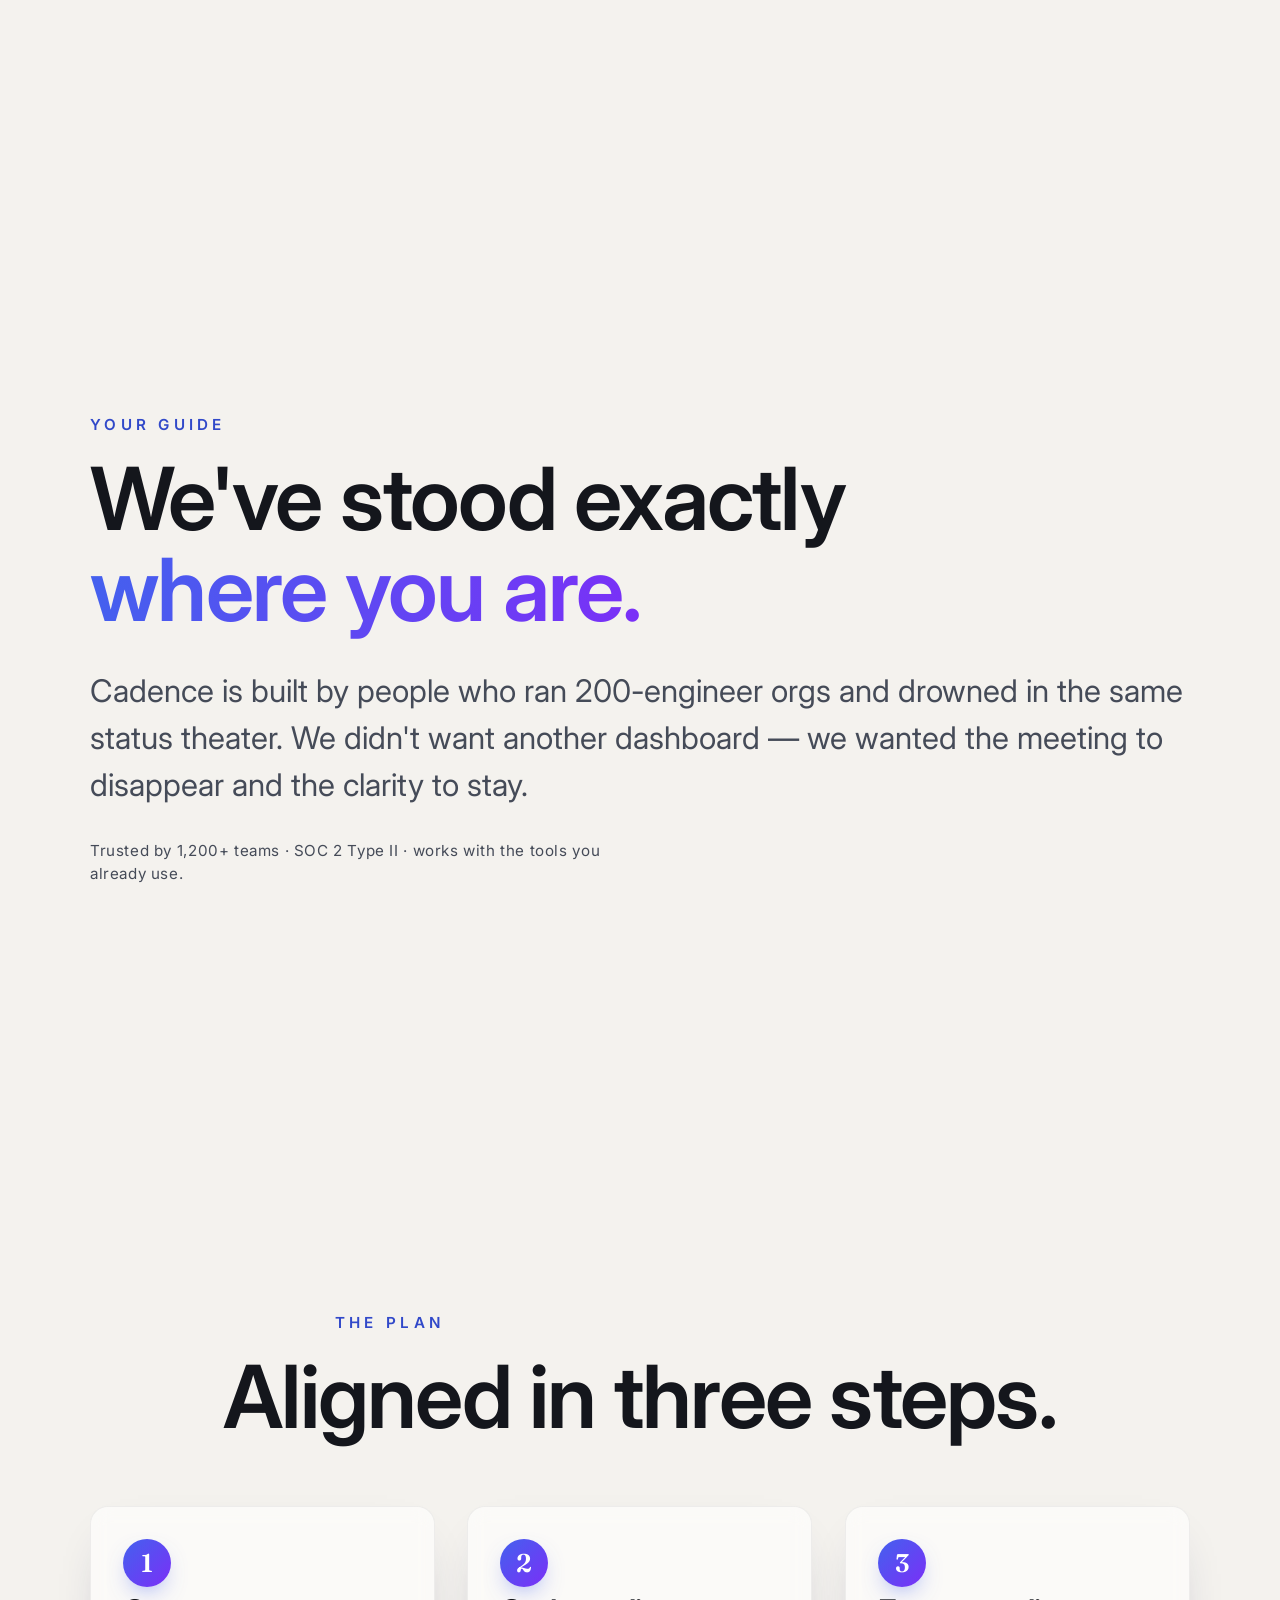
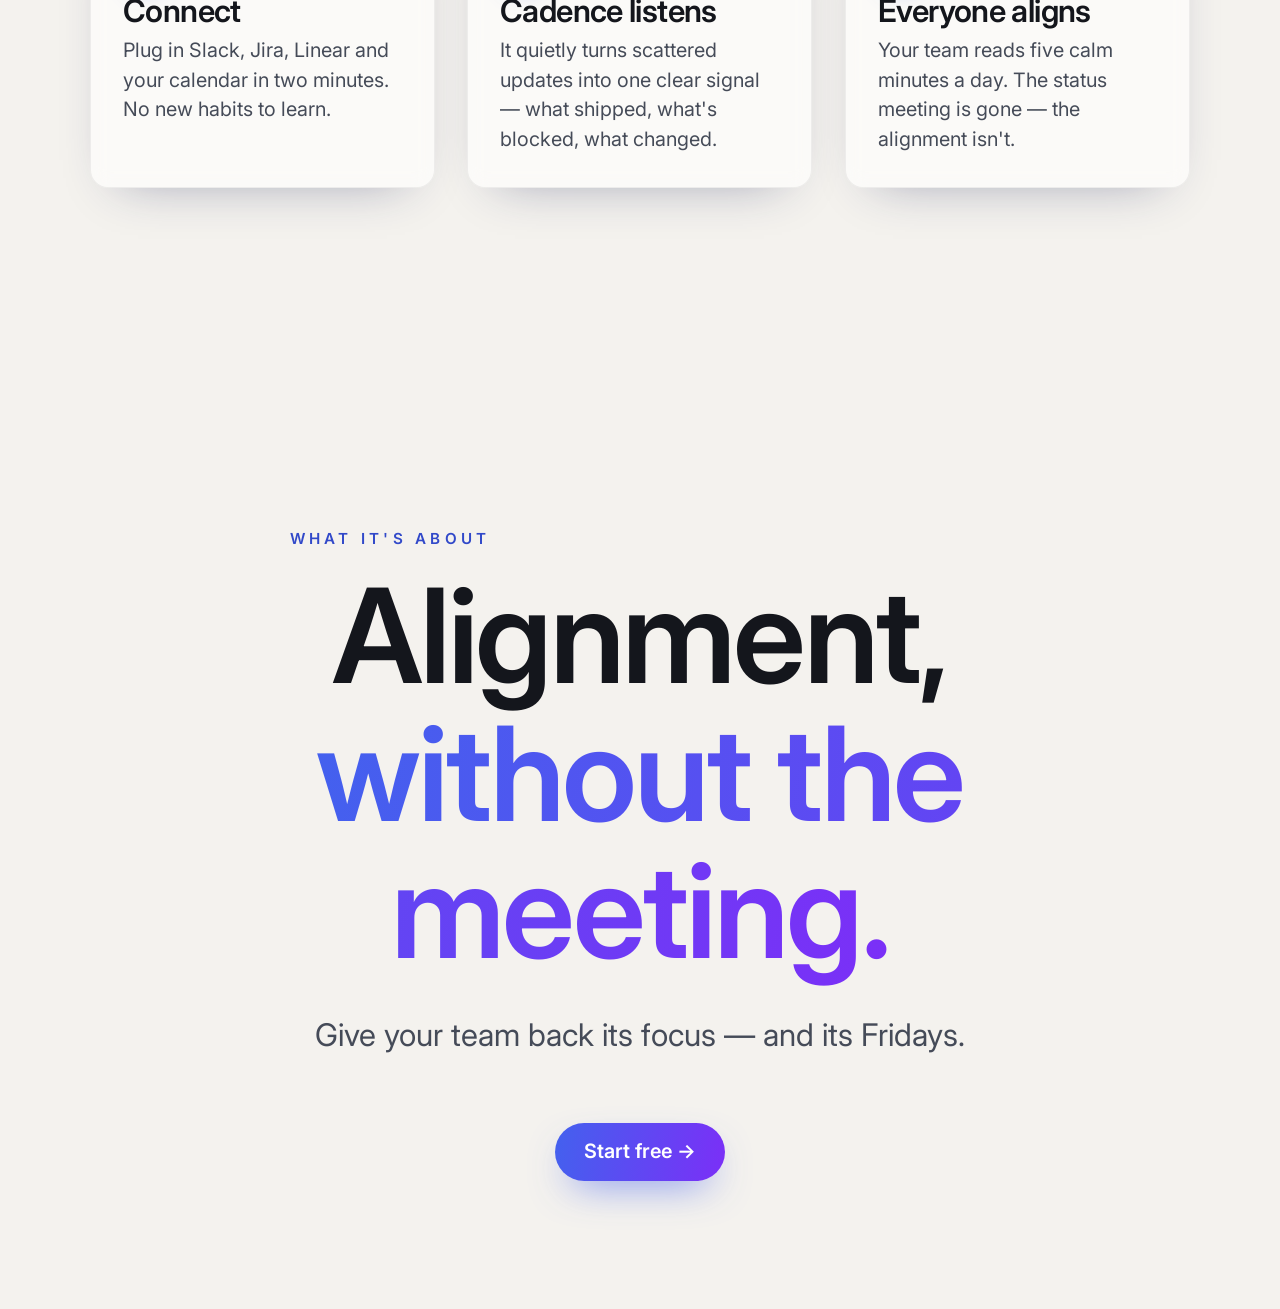
<file: the-pitch/index.html>
<!DOCTYPE html>
<html lang="en">
<head>
  <meta charset="UTF-8" />
  <meta name="viewport" content="width=device-width, initial-scale=1.0" />
  <title>The Pitch — Cadence</title>

  <!-- Shared design foundation -->
  <link rel="stylesheet" href="../shared/base.css" />
  <!-- Fonts referenced by base.css (fetched over https, file:// safe) -->
  <link rel="preconnect" href="https://fonts.googleapis.com" />
  <link rel="preconnect" href="https://fonts.gstatic.com" crossorigin />
  <link href="https://fonts.googleapis.com/css2?family=Fraunces:opsz,wght@9..144,400;9..144,600&family=Inter:wght@400;500;600;700&display=swap" rel="stylesheet" />

  <!-- ============================================================
       Template palette override — THE PITCH
       Light & airy premium look: off-white bg, near-black text,
       vivid blue -> violet accent gradient.
       ============================================================ -->
  <style>
    :root {
      --bg: #f4f2ee;          /* warm off-white (fallback before WebGL) */
      --fg: #14161c;          /* near-black text */
      --muted: #454b58;       /* secondary gray — darkened for WCAG AA (4.8:1) over the airy gradient */
      --accent: #4361ee;      /* blue */
      --accent-2: #7b2ff7;    /* violet */

      /* A11y readability halo behind text (light, matches the airy bg) */
      --scrim: rgba(244, 242, 238, 0.32);
    }

    /* Accent gradient text for hero words */
    .grad {
      background: linear-gradient(100deg, var(--accent), var(--accent-2));
      -webkit-background-clip: text;
      background-clip: text;
      color: transparent;
    }

    /* Frosted plan cards on the light background */
    .plan-card {
      background: rgba(255, 255, 255, 0.62);
      backdrop-filter: blur(10px) saturate(140%);
      -webkit-backdrop-filter: blur(10px) saturate(140%);
      border: 1px solid rgba(20, 22, 28, 0.06);
      border-radius: 18px;
      padding: var(--space-md);
      box-shadow: 0 20px 50px -30px rgba(30, 40, 90, 0.45);
      text-align: left;
    }
    .plan-card h3 { font-size: var(--step-1); margin-top: var(--space-xs); }
    .plan-card p { color: var(--muted); margin-top: var(--space-xs); font-size: var(--step-0); }
    .card-num {
      display: inline-flex;
      align-items: center;
      justify-content: center;
      width: 3rem; height: 3rem;
      border-radius: 50%;
      font-family: var(--font-serif);
      font-size: 1.6rem;
      font-weight: 600;
      color: #fff;
      background: linear-gradient(135deg, var(--accent), var(--accent-2));
      box-shadow: 0 10px 24px -10px rgba(67, 97, 238, 0.7);
    }

    /* Call to action */
    .cta {
      display: inline-flex;
      align-items: center;
      gap: 0.6rem;
      margin-top: var(--space-lg);
      padding: 0.9rem 1.8rem;
      border-radius: 999px;
      font-weight: 600;
      font-size: var(--step-0);
      color: #fff;
      text-decoration: none;
      background: linear-gradient(100deg, var(--accent), var(--accent-2));
      box-shadow: 0 16px 40px -16px rgba(67, 97, 238, 0.8);
      transition: transform 0.3s var(--ease), box-shadow 0.3s var(--ease);
    }
    .cta:hover { transform: translateY(-3px); box-shadow: 0 24px 50px -18px rgba(123, 47, 247, 0.85); }

    /* A11y: the kicker is small text; the raw accent blue (#4361ee) only
       reaches ~3.7:1 over the tinted gradient. A deeper indigo clears AA
       (5.3:1) while the vivid #4361ee stays on the large gradient words &
       the white-on-button surfaces (which pass on their own). */
    .kicker { color: #3149c9; }

    .hero-word { font-family: var(--font-serif); font-weight: 600; }
    .eyebrow-note { margin-top: var(--space-md); font-size: var(--step--1); letter-spacing: 0.04em; }
    .lead-tight { max-width: 46ch; }

    /* Hero: tighter padding so the kinetic background shows around the content */
    #hook {
      padding-top: var(--space-md);
      padding-bottom: var(--space-md);
      --scrim: transparent; /* large dark text is readable on the light gradient without a halo */
    }

    /* Targeted halo for smaller body text that needs contrast support */
    .lead-halo {
      background: rgba(244, 242, 238, 0.25);
      backdrop-filter: blur(8px);
      -webkit-backdrop-filter: blur(8px);
      border-radius: 14px;
      padding: 0.3rem 0.7rem;
    }

    /* Halo fades in as the section scrolls to the vertical center (driven by JS below) */
    .section__inner::before {
      opacity: var(--halo-opacity, 0);
      transition: background 0.45s var(--ease), opacity 0.15s linear;
    }
  </style>
</head>

<body>
  <!-- three.js background: kinetic gradient + soft particle field -->
  <canvas class="scene-canvas" id="scene"></canvas>

  <!-- Scroll progress bar + section nav dots (driven by shared/reveal.js) -->
  <div class="progress" aria-hidden="true"></div>
  <nav class="nav-dots" aria-label="Sections">
    <a href="#hook" aria-label="Hook"></a>
    <a href="#stakes" aria-label="The stakes"></a>
    <a href="#guide" aria-label="Your guide"></a>
    <a href="#plan" aria-label="The plan"></a>
    <a href="#about" aria-label="What it's about"></a>
  </nav>

  <main class="deck">

    <!-- ========================================================
         1 · HOOK  —  Tactic: STORY HOOKS
         A provocative one-liner that sparks instant curiosity.
         ======================================================== -->
    <section class="section text-center" id="hook">
      <div class="section__inner reveal">
        <p class="kicker lead-halo" style="display:inline-block;">Cadence · for teams who ship</p>
        <h1 class="headline headline--hero">
          What if the <span class="hero-word grad">status meeting</span><br />
          never needed to happen?
        </h1>
        <p class="lead lead-tight mx-auto lead-halo">
          Your best people lose <strong>400 hours a year</strong> to updates
          that could have been a single, calm signal.
        </p>
      </div>
      <div class="scroll-hint">Scroll</div>
    </section>

    <!-- ========================================================
         2 · THE STAKES  —  Tactic: HERO & GUIDE (the hero's problem)
         Name the emotional cost the audience already feels.
         ======================================================== -->
    <section class="section" id="stakes">
      <div class="section__inner">
        <p class="kicker reveal">The stakes</p>
        <h2 class="headline reveal">
          Busy isn't the same as <span class="grad">aligned.</span>
        </h2>
        <p class="lead reveal">
          Decisions get buried in threads. Priorities drift between standups.
          By Friday, half the team is rowing in a slightly different direction —
          and nobody meant for it to happen.
        </p>
        <p class="lead reveal eyebrow-note dim">
          The problem was never your people. It's that alignment is left to chance.
        </p>
      </div>
    </section>

    <!-- ========================================================
         3 · YOUR GUIDE  —  Tactic: HERO & GUIDE (empathy + authority)
         You are the mentor: we understand, and we've earned the right to guide.
         ======================================================== -->
    <section class="section" id="guide">
      <div class="section__inner">
        <p class="kicker reveal">Your guide</p>
        <h2 class="headline reveal">
          We've stood exactly <span class="grad">where you are.</span>
        </h2>
        <p class="lead reveal">
          Cadence is built by people who ran 200-engineer orgs and drowned in
          the same status theater. We didn't want another dashboard — we wanted
          the meeting to disappear and the clarity to stay.
        </p>
        <p class="lead reveal eyebrow-note dim">
          Trusted by 1,200+ teams · SOC 2 Type II · works with the tools you already use.
        </p>
      </div>
    </section>

    <!-- ========================================================
         4 · THE PLAN  —  Tactic: THREE IS THE MAGIC NUMBER
         Exactly three steps. Make the path feel effortless.
         ======================================================== -->
    <section class="section" id="plan">
      <div class="section__inner text-center">
        <p class="kicker reveal">The plan</p>
        <h2 class="headline reveal">Aligned in three steps.</h2>
        <div class="grid-3 stagger" style="margin-top: var(--space-lg); text-align:left;">
          <article class="plan-card reveal" style="--i:0">
            <span class="card-num">1</span>
            <h3>Connect</h3>
            <p>Plug in Slack, Jira, Linear and your calendar in two minutes.
               No new habits to learn.</p>
          </article>
          <article class="plan-card reveal" style="--i:1">
            <span class="card-num">2</span>
            <h3>Cadence listens</h3>
            <p>It quietly turns scattered updates into one clear signal —
               what shipped, what's blocked, what changed.</p>
          </article>
          <article class="plan-card reveal" style="--i:2">
            <span class="card-num">3</span>
            <h3>Everyone aligns</h3>
            <p>Your team reads five calm minutes a day. The status meeting
               is gone — the alignment isn't.</p>
          </article>
        </div>
      </div>
    </section>

    <!-- ========================================================
         5 · WHAT IT'S ABOUT  —  Tactic: WHAT'S IT ABOUT?
         One single, memorable core message + a clear call to action.
         ======================================================== -->
    <section class="section text-center" id="about">
      <div class="section__inner reveal">
        <p class="kicker">What it's about</p>
        <h2 class="headline headline--hero">
          Alignment,<br /><span class="grad">without the meeting.</span>
        </h2>
        <p class="lead lead-tight mx-auto">
          Give your team back its focus — and its Fridays.
        </p>
        <a class="cta" href="#hook">Start free →</a>
      </div>
    </section>

  </main>

  <!-- Shared scroll behaviour (reveal, nav dots, progress, __scrollProgress) -->
  <script defer src="../shared/reveal.js"></script>

  <!-- Halo: opacity peaks when section__inner is vertically centred in the viewport -->
  <script>
    (function () {
      var inners = document.querySelectorAll('.section__inner');
      if (window.matchMedia('(prefers-reduced-motion: reduce)').matches) {
        inners.forEach(function (el) { el.style.setProperty('--halo-opacity', '1'); });
        return;
      }
      function updateHalos() {
        var halfH = window.innerHeight / 2;
        inners.forEach(function (el) {
          var rect = el.getBoundingClientRect();
          var elCenter = rect.top + rect.height / 2;
          var dist = Math.abs(elCenter - halfH);
          var v = Math.max(0, 1 - dist / halfH);
          el.style.setProperty('--halo-opacity', v.toFixed(3));
        });
      }
      window.addEventListener('scroll', updateHalos, { passive: true });
      window.addEventListener('resize', updateHalos, { passive: true });
      updateHalos();
    }());
  </script>

  <!-- ============================================================
       three.js scene — inline module, https import only (file:// safe)
       Kinetic light gradient (fullscreen shader plane) + soft particle
       field with gentle mouse parallax. Purely decorative.
       ============================================================ -->
  <script type="module">
    import * as THREE from "https://esm.sh/three@0.169.0";

    const canvas = document.getElementById("scene");
    const reduceMotion = window.matchMedia("(prefers-reduced-motion: reduce)").matches;

    const renderer = new THREE.WebGLRenderer({ canvas, antialias: true, alpha: true });
    renderer.setPixelRatio(Math.min(window.devicePixelRatio, 2));
    renderer.setSize(window.innerWidth, window.innerHeight);
    renderer.setClearColor(0xf4f2ee, 1);

    const scene = new THREE.Scene();
    const camera = new THREE.PerspectiveCamera(60, window.innerWidth / window.innerHeight, 0.1, 100);
    camera.position.set(0, 0, 6);

    /* ---- Kinetic gradient (large plane far behind) ---- */
    const gradientUniforms = {
      uTime: { value: 0 },
      uScroll: { value: 0 },
    };
    const gradient = new THREE.Mesh(
      new THREE.PlaneGeometry(60, 60),
      new THREE.ShaderMaterial({
        uniforms: gradientUniforms,
        depthWrite: false,
        vertexShader: /* glsl */ `
          varying vec2 vUv;
          void main() {
            vUv = uv;
            gl_Position = projectionMatrix * modelViewMatrix * vec4(position, 1.0);
          }
        `,
        fragmentShader: /* glsl */ `
          precision highp float;
          varying vec2 vUv;
          uniform float uTime;
          uniform float uScroll;

          void main() {
            vec2 uv = vUv;
            vec3 base   = vec3(0.957, 0.949, 0.933); // off-white
            vec3 blue   = vec3(0.263, 0.380, 0.933);
            vec3 violet = vec3(0.482, 0.184, 0.968);

            // hue drifts slowly with time and with scroll progress
            float t = uTime * 0.05 + uScroll * 2.2;

            vec2 c1 = vec2(0.30 + 0.15 * sin(t),        0.35 + 0.12 * cos(t * 0.8));
            vec2 c2 = vec2(0.75 + 0.10 * cos(t * 0.6),  0.70 + 0.15 * sin(t * 0.5));

            float d1 = smoothstep(0.62, 0.0, distance(uv, c1));
            float d2 = smoothstep(0.70, 0.0, distance(uv, c2));

            // low mix factors keep it airy so text stays readable
            vec3 col = base;
            col = mix(col, blue,   d1 * 0.20);
            col = mix(col, violet, d2 * 0.17);

            gl_FragColor = vec4(col, 1.0);
          }
        `,
      })
    );
    gradient.position.z = -10;
    scene.add(gradient);

    /* ---- Soft particle field ---- */
    // Round soft sprite generated on an offscreen canvas.
    function makeDotTexture() {
      const s = 64;
      const c = document.createElement("canvas");
      c.width = c.height = s;
      const ctx = c.getContext("2d");
      const g = ctx.createRadialGradient(s / 2, s / 2, 0, s / 2, s / 2, s / 2);
      g.addColorStop(0, "rgba(255,255,255,1)");
      g.addColorStop(0.4, "rgba(255,255,255,0.6)");
      g.addColorStop(1, "rgba(255,255,255,0)");
      ctx.fillStyle = g;
      ctx.fillRect(0, 0, s, s);
      const tex = new THREE.CanvasTexture(c);
      return tex;
    }

    const COUNT = 220;
    const positions = new Float32Array(COUNT * 3);
    const depths = new Float32Array(COUNT); // parallax weight per particle
    for (let i = 0; i < COUNT; i++) {
      positions[i * 3 + 0] = (Math.random() - 0.5) * 16;
      positions[i * 3 + 1] = (Math.random() - 0.5) * 12;
      positions[i * 3 + 2] = -2 + Math.random() * 5;
      depths[i] = 0.3 + Math.random() * 0.7;
    }
    const pGeo = new THREE.BufferGeometry();
    pGeo.setAttribute("position", new THREE.BufferAttribute(positions, 3));

    const points = new THREE.Points(
      pGeo,
      new THREE.PointsMaterial({
        size: 0.14,
        map: makeDotTexture(),
        color: new THREE.Color(0x7b2ff7),
        transparent: true,
        opacity: 0.42,
        depthWrite: false,
        sizeAttenuation: true,
      })
    );
    scene.add(points);

    /* ---- Larger foreground blobs (pull the simulation into the foreground) ---- */
    const BIG_COUNT = 18;
    const bigPositions = new Float32Array(BIG_COUNT * 3);
    for (let i = 0; i < BIG_COUNT; i++) {
      bigPositions[i * 3 + 0] = (Math.random() - 0.5) * 14;
      bigPositions[i * 3 + 1] = (Math.random() - 0.5) * 10;
      bigPositions[i * 3 + 2] = 0.5 + Math.random() * 2.5; // close to camera
    }
    const bigGeo = new THREE.BufferGeometry();
    bigGeo.setAttribute("position", new THREE.BufferAttribute(bigPositions, 3));
    const bigPoints = new THREE.Points(
      bigGeo,
      new THREE.PointsMaterial({
        size: 0.55,
        map: makeDotTexture(),
        color: new THREE.Color(0x4361ee),
        transparent: true,
        opacity: 0.28,
        depthWrite: false,
        sizeAttenuation: true,
      })
    );
    scene.add(bigPoints);

    /* ---- Interaction: gentle mouse parallax ---- */
    const mouse = { x: 0, y: 0 };
    const target = { x: 0, y: 0 };
    if (!reduceMotion) {
      window.addEventListener("pointermove", (e) => {
        target.x = (e.clientX / window.innerWidth - 0.5) * 2;
        target.y = (e.clientY / window.innerHeight - 0.5) * 2;
      }, { passive: true });
    }

    /* ---- Resize ---- */
    function onResize() {
      const w = window.innerWidth, h = window.innerHeight;
      renderer.setSize(w, h);
      camera.aspect = w / h;
      camera.updateProjectionMatrix();
    }
    window.addEventListener("resize", onResize, { passive: true });

    /* ---- Render loop ---- */
    const clock = new THREE.Clock();
    function render() {
      const dt = clock.getDelta();
      gradientUniforms.uTime.value += dt;
      gradientUniforms.uScroll.value += ((window.__scrollProgress || 0) - gradientUniforms.uScroll.value) * 0.05;

      // ease mouse -> camera parallax
      mouse.x += (target.x - mouse.x) * 0.04;
      mouse.y += (target.y - mouse.y) * 0.04;
      camera.position.x = mouse.x * 1.1;
      camera.position.y = -mouse.y * 0.7;
      camera.lookAt(0, 0, 0);

      // slow drift of the particle field
      points.rotation.z += dt * 0.01;
      points.position.y = Math.sin(gradientUniforms.uTime.value * 0.15) * 0.15;

      // foreground blobs drift slightly faster, opposite phase
      bigPoints.rotation.z -= dt * 0.007;
      bigPoints.position.y = Math.sin(gradientUniforms.uTime.value * 0.18 + 1.2) * 0.22;

      renderer.render(scene, camera);
    }

    if (reduceMotion) {
      // static single frame — no animation
      renderer.render(scene, camera);
    } else {
      renderer.setAnimationLoop(render);
    }
  </script>
</body>
</html>
</file>
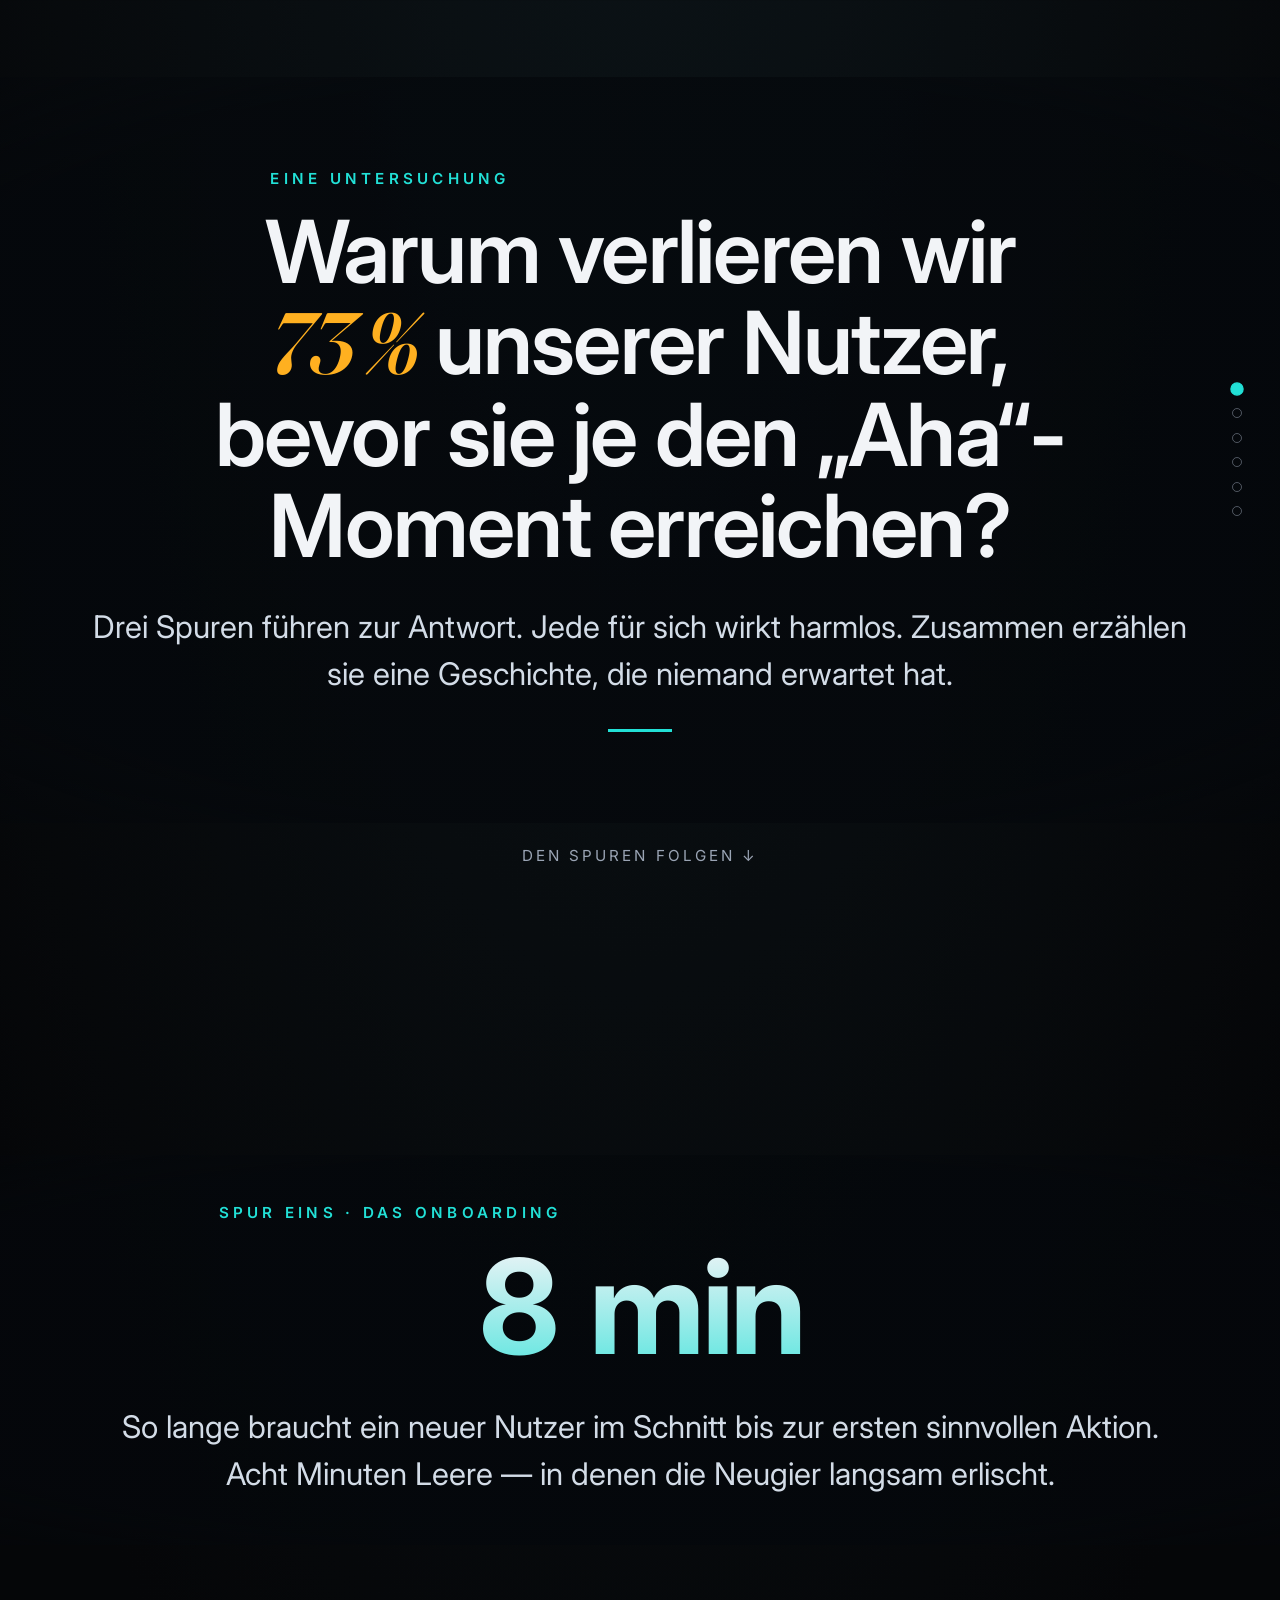
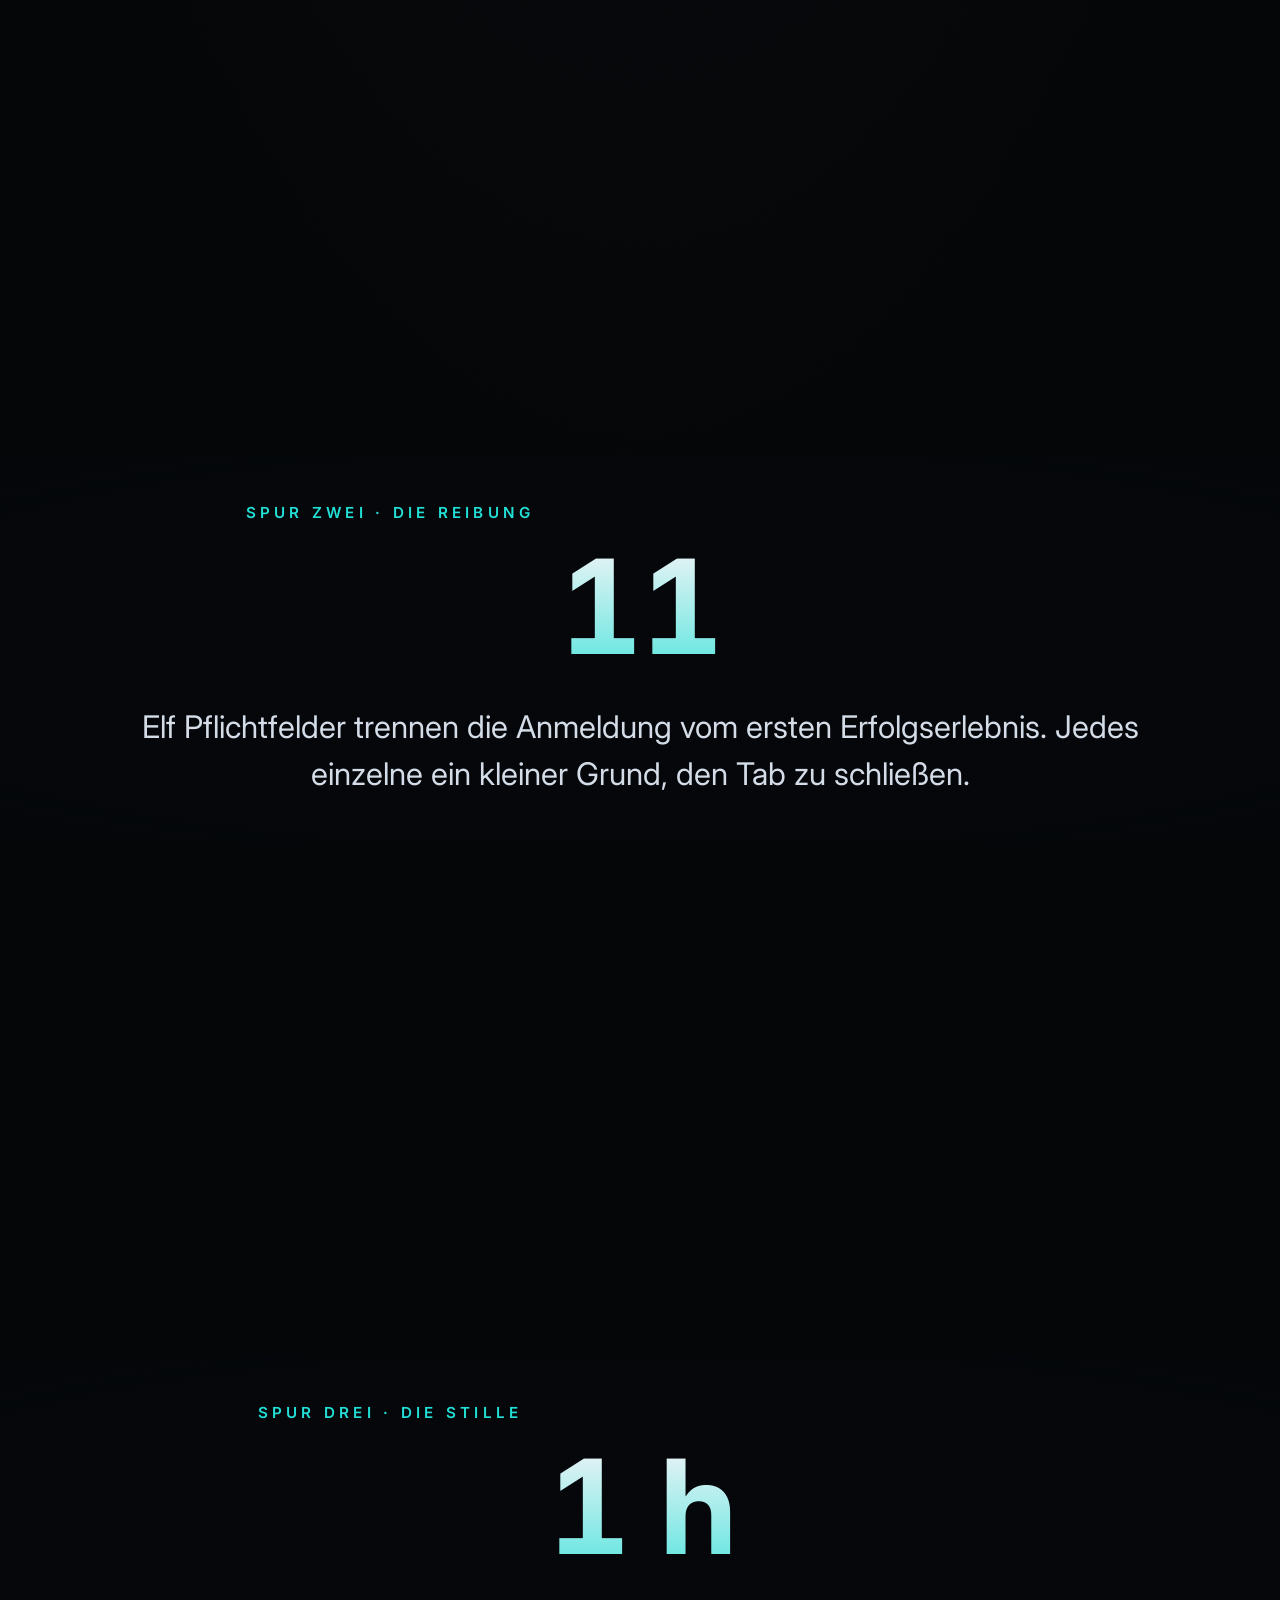
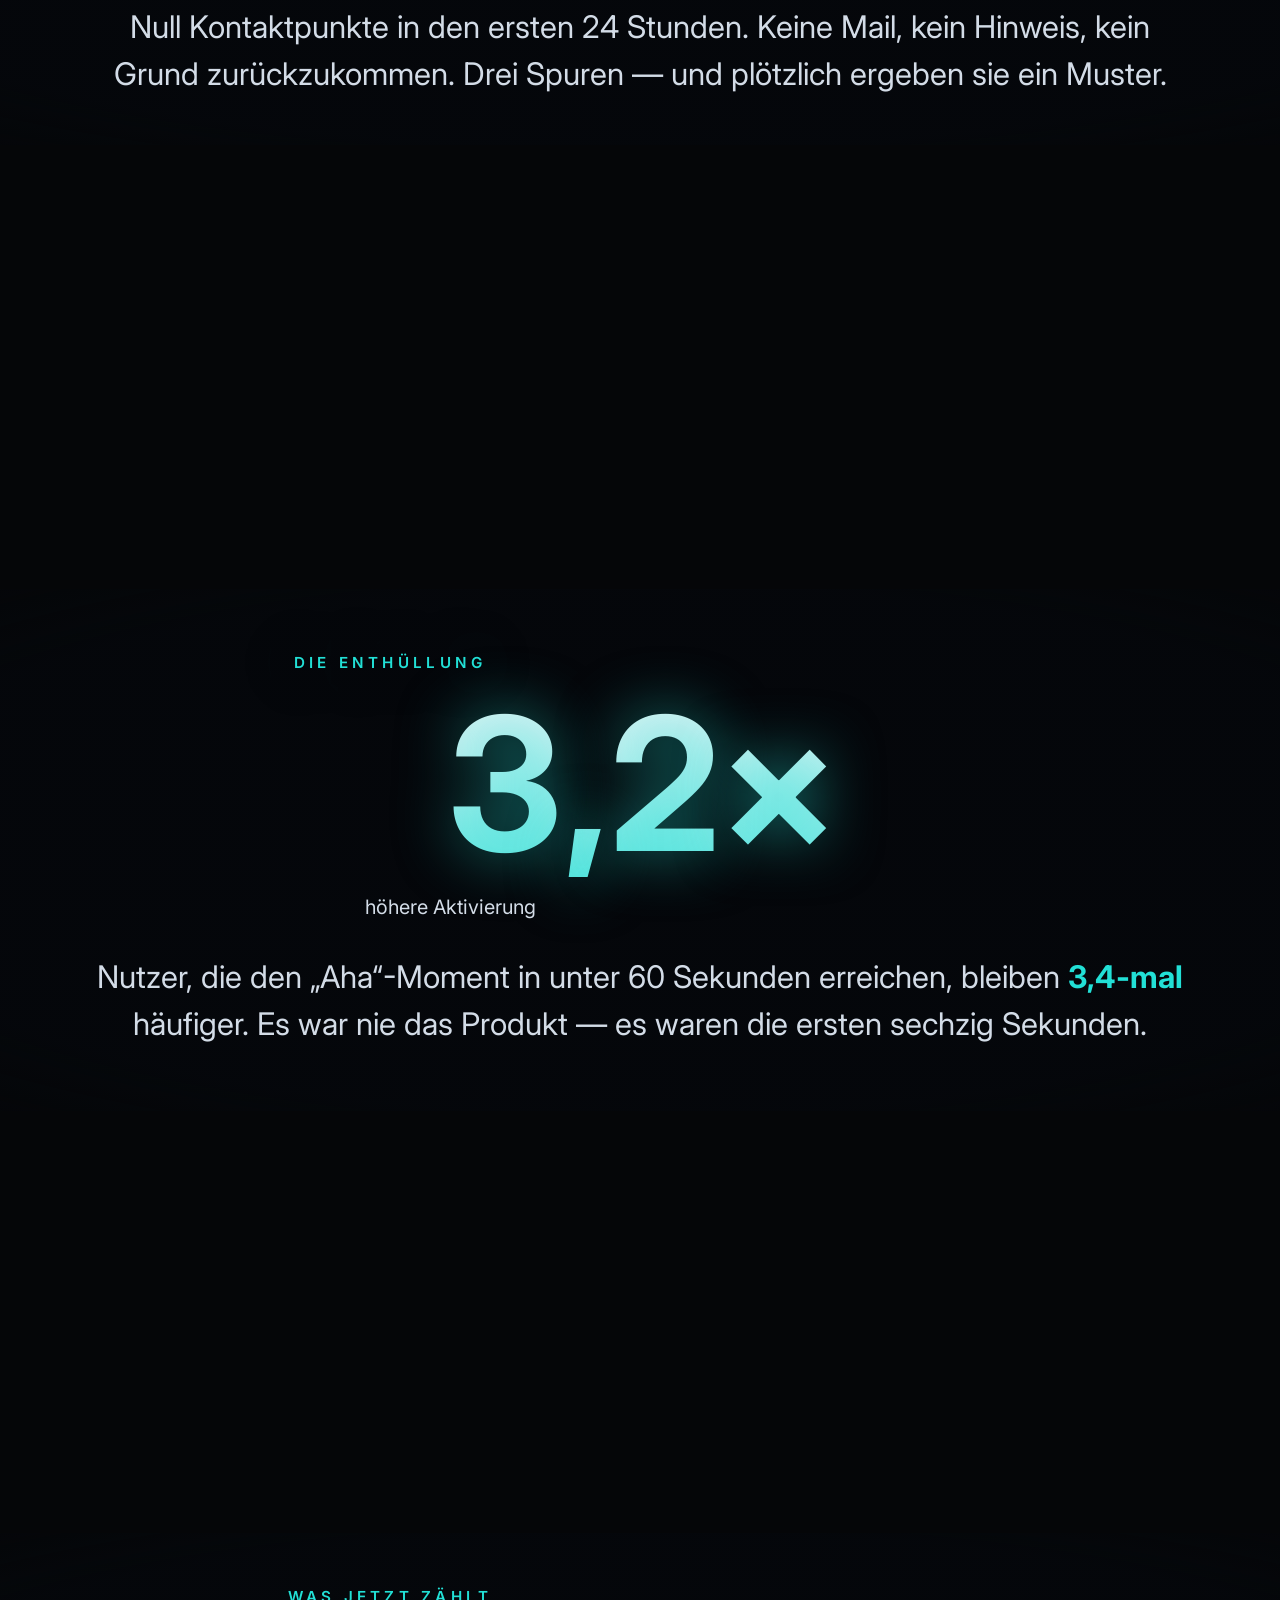
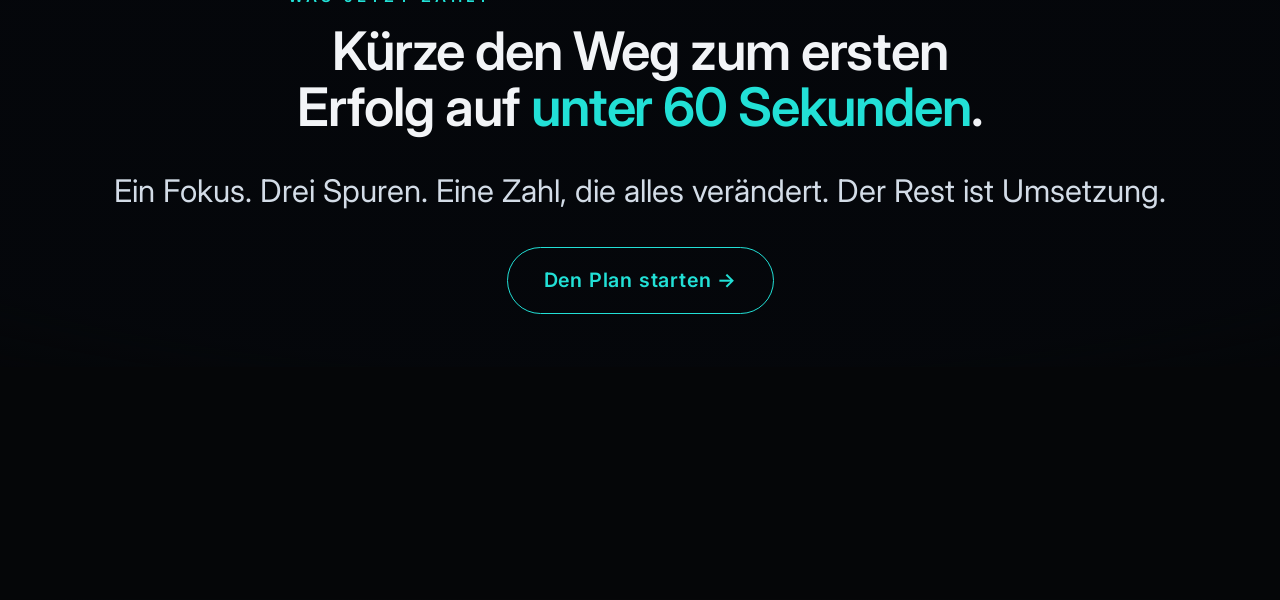
<file: the-reveal/index.html>
<!DOCTYPE html>
<html lang="de">
<head>
  <meta charset="UTF-8" />
  <meta name="viewport" content="width=device-width, initial-scale=1.0" />
  <title>The Reveal — Data Story Template</title>

  <!-- Shared design foundation + scroll behaviour (file://-safe, non-module) -->
  <link rel="stylesheet" href="../shared/base.css" />
  <link rel="preconnect" href="https://fonts.googleapis.com" />
  <link rel="preconnect" href="https://fonts.gstatic.com" crossorigin />
  <link href="https://fonts.googleapis.com/css2?family=Inter:wght@400;600;700;800&family=Fraunces:opsz,wght@9..144,600&display=swap" rel="stylesheet" />

  <!-- Template palette: dark, editorial, high-contrast, electric accent -->
  <style>
    :root {
      --bg: #050608;
      --fg: #f2f4f7;
      --muted: #9aa4b4;       /* lifted for AA: secondary/scroll-hint over sparse drift */
      --accent: #22e0d6;      /* electric cyan */
      --accent-2: #ffb020;    /* amber */

      /* A11y readability halo: dark, so light text stays legible even where
         the particle cloud converges into a bright sphere behind the text.
         0.72 keeps body copy AA even against a near-white converged core. */
      --scrim: rgba(5, 8, 12, 0.72);
    }
    body { background: radial-gradient(120% 90% at 50% -10%, #0c1418 0%, #050608 55%); }

    /* Editorial numerals */
    .stat {
      background: linear-gradient(180deg, var(--fg) 0%, var(--accent) 140%);
      -webkit-background-clip: text;
      background-clip: text;
      color: transparent;
      font-variant-numeric: tabular-nums;
    }
    .clue-num { display: flex; align-items: baseline; gap: 0.15em; justify-content: center; }
    .clue-num .suffix { font-size: var(--step-2); font-weight: 700; color: var(--accent); -webkit-text-fill-color: var(--accent); }

    .rule { width: 64px; height: 3px; background: var(--accent); margin: var(--space-md) auto 0; }
    .puzzle { font-family: var(--font-serif); font-style: italic; color: var(--accent-2); }

    /* The Reveal section — dramatic framing */
    #reveal .section__inner { position: relative; }
    #reveal .stat { font-size: clamp(4rem, 2rem + 12vw, 12rem); }
    .glow { text-shadow: 0 0 60px color-mix(in srgb, var(--accent) 55%, transparent); }

    .cta {
      display: inline-block; margin-top: var(--space-md);
      padding: 0.9em 1.8em; border: 1.5px solid var(--accent);
      border-radius: 999px; color: var(--accent); font-weight: 600;
      letter-spacing: 0.04em; text-decoration: none;
      transition: background 0.3s var(--ease), color 0.3s var(--ease);
    }
    .cta:hover { background: var(--accent); color: #04211f; }
    .label { font-size: var(--step-0); color: var(--muted); margin-top: var(--space-sm); }

    /* A11y contrast: body copy is a light gray (not muted) so it clears WCAG AA
       everywhere — including "Die Enthüllung", where particles converge into a
       bright cyan/near-white sphere directly behind this text. Worst case
       (scrim 0.72 over pure-white core) still yields ~6.2:1. */
    .lead, .label { color: #d3dce7; }
  </style>
</head>
<body>
  <!-- three.js background: particle field that converges on The Reveal -->
  <canvas class="scene-canvas" aria-hidden="true"></canvas>

  <div class="progress"></div>

  <!-- one dot per section -->
  <nav class="nav-dots" aria-label="Sektionen">
    <a href="#setup" aria-label="The Setup"></a>
    <a href="#clue-1" aria-label="Clue One"></a>
    <a href="#clue-2" aria-label="Clue Two"></a>
    <a href="#clue-3" aria-label="Clue Three"></a>
    <a href="#reveal" aria-label="The Reveal"></a>
    <a href="#sowhat" aria-label="So What"></a>
  </nav>

  <main class="deck">

    <!-- 1. THE SETUP — Storyteller Tactic: Secrets & Puzzles (verspricht eine Enthüllung) -->
    <section class="section" id="setup">
      <div class="section__inner text-center">
        <p class="kicker reveal">Eine Untersuchung</p>
        <h1 class="headline reveal" style="--reveal-delay:80ms">
          Warum verlieren wir <span class="puzzle">73&nbsp;%</span> unserer Nutzer,<br />
          bevor sie je den „Aha“-Moment erreichen?
        </h1>
        <p class="lead mx-auto reveal" style="--reveal-delay:200ms">
          Drei Spuren führen zur Antwort. Jede für sich wirkt harmlos.
          Zusammen erzählen sie eine Geschichte, die niemand erwartet hat.
        </p>
        <div class="rule reveal" style="--reveal-delay:320ms"></div>
      </div>
      <!-- Scroll-Hint als direktes Kind der Sektion (nicht in .section__inner,
           sonst ankert die absolute Position am Textblock → Überlappung). -->
      <p class="scroll-hint">Den Spuren folgen ↓</p>
    </section>

    <!-- 2. CLUE ONE — Data Detective (Fakt in Erzählung gewickelt) -->
    <section class="section" id="clue-1">
      <div class="section__inner text-center">
        <p class="kicker reveal">Spur Eins · Das Onboarding</p>
        <div class="clue-num reveal" style="--reveal-delay:80ms">
          <span class="stat" data-count-to="8" data-suffix=" min">0</span>
        </div>
        <p class="lead mx-auto reveal" style="--reveal-delay:200ms">
          So lange braucht ein neuer Nutzer im Schnitt bis zur ersten sinnvollen Aktion.
          Acht Minuten Leere — in denen die Neugier langsam erlischt.
        </p>
      </div>
    </section>

    <!-- 3. CLUE TWO — Data Detective -->
    <section class="section" id="clue-2">
      <div class="section__inner text-center">
        <p class="kicker reveal">Spur Zwei · Die Reibung</p>
        <div class="clue-num reveal" style="--reveal-delay:80ms">
          <span class="stat" data-count-to="11">0</span>
        </div>
        <p class="lead mx-auto reveal" style="--reveal-delay:200ms">
          Elf Pflichtfelder trennen die Anmeldung vom ersten Erfolgserlebnis.
          Jedes einzelne ein kleiner Grund, den Tab zu schließen.
        </p>
      </div>
    </section>

    <!-- 4. CLUE THREE — Three is the Magic Number (die Dreierspur schließt sich) -->
    <section class="section" id="clue-3">
      <div class="section__inner text-center">
        <p class="kicker reveal">Spur Drei · Die Stille</p>
        <div class="clue-num reveal" style="--reveal-delay:80ms">
          <span class="stat" data-count-to="0" data-count-from="24" data-suffix=" h">24</span>
        </div>
        <p class="lead mx-auto reveal" style="--reveal-delay:200ms">
          Null Kontaktpunkte in den ersten 24 Stunden. Keine Mail, kein Hinweis,
          kein Grund zurückzukommen. Drei Spuren — und plötzlich ergeben sie ein Muster.
        </p>
      </div>
    </section>

    <!-- 5. THE REVEAL — der Aha-Moment; Partikel formieren sich hier -->
    <section class="section" id="reveal">
      <div class="section__inner text-center">
        <p class="kicker reveal glow">Die Enthüllung</p>
        <div class="clue-num reveal" style="--reveal-delay:120ms">
          <span class="stat glow" data-count-to="3.4" data-decimals="1" data-suffix="×">0</span>
        </div>
        <p class="label reveal" style="--reveal-delay:220ms">höhere Aktivierung</p>
        <p class="lead mx-auto reveal" style="--reveal-delay:320ms">
          Nutzer, die den „Aha“-Moment in unter 60&nbsp;Sekunden erreichen, bleiben
          <strong class="accent">3,4-mal</strong> häufiger. Es war nie das Produkt —
          es waren die ersten sechzig Sekunden.
        </p>
      </div>
    </section>

    <!-- 6. SO WHAT — Implikation / Call to Action -->
    <section class="section" id="sowhat">
      <div class="section__inner text-center">
        <p class="kicker reveal">Was jetzt zählt</p>
        <h2 class="subhead reveal" style="--reveal-delay:80ms">
          Kürze den Weg zum ersten Erfolg auf <span class="accent">unter 60 Sekunden</span>.
        </h2>
        <p class="lead mx-auto reveal" style="--reveal-delay:200ms">
          Ein Fokus. Drei Spuren. Eine Zahl, die alles verändert.
          Der Rest ist Umsetzung.
        </p>
        <a class="cta reveal" style="--reveal-delay:320ms" href="#setup">Den Plan starten →</a>
      </div>
    </section>

  </main>

  <!-- Shared scroll behaviour: reveals, nav dots, progress, window.__scrollProgress -->
  <script defer src="../shared/reveal.js"></script>

  <!-- Count-up: große Zahlen zählen hoch, sobald sichtbar (klassisch, file://-safe) -->
  <script>
    (function () {
      "use strict";
      var reduce = window.matchMedia("(prefers-reduced-motion: reduce)").matches;

      function format(v, decimals) {
        return decimals > 0
          ? v.toLocaleString("de-DE", { minimumFractionDigits: decimals, maximumFractionDigits: decimals })
          : Math.round(v).toLocaleString("de-DE");
      }

      function run(el) {
        var to = parseFloat(el.getAttribute("data-count-to"));
        var from = parseFloat(el.getAttribute("data-count-from") || "0");
        var decimals = parseInt(el.getAttribute("data-decimals") || "0", 10);
        var suffix = el.getAttribute("data-suffix") || "";
        if (reduce) { el.textContent = format(to, decimals) + suffix; return; }

        var dur = 1600, start = null;
        function frame(t) {
          if (start === null) start = t;
          var p = Math.min((t - start) / dur, 1);
          var eased = 1 - Math.pow(1 - p, 3);        // easeOutCubic
          el.textContent = format(from + (to - from) * eased, decimals) + suffix;
          if (p < 1) requestAnimationFrame(frame);
        }
        requestAnimationFrame(frame);
      }

      var nums = document.querySelectorAll("[data-count-to]");
      if (!("IntersectionObserver" in window)) { nums.forEach(run); return; }
      var io = new IntersectionObserver(function (entries) {
        entries.forEach(function (e) {
          if (e.isIntersecting) { run(e.target); io.unobserve(e.target); }
        });
      }, { threshold: 0.6 });
      nums.forEach(function (n) { io.observe(n); });
    })();
  </script>

  <!-- three.js particle scene — inline module, HTTPS import only (file://-safe) -->
  <script type="module">
    import * as THREE from "https://esm.sh/three@0.169.0";

    const canvas = document.querySelector(".scene-canvas");
    const reduce = window.matchMedia("(prefers-reduced-motion: reduce)").matches;

    const renderer = new THREE.WebGLRenderer({ canvas, antialias: true, alpha: true });
    renderer.setPixelRatio(Math.min(window.devicePixelRatio, 2));
    renderer.setSize(window.innerWidth, window.innerHeight);

    const scene = new THREE.Scene();
    const camera = new THREE.PerspectiveCamera(60, window.innerWidth / window.innerHeight, 0.1, 100);
    camera.position.z = 14;

    // --- Particles: each has a scattered "drift" home + a "sphere" target ---
    const COUNT = reduce ? 1400 : 4200;
    const scattered = new Float32Array(COUNT * 3);
    const sphere = new Float32Array(COUNT * 3);
    const positions = new Float32Array(COUNT * 3);
    const seeds = new Float32Array(COUNT);

    const R = 6.2;
    for (let i = 0; i < COUNT; i++) {
      // scattered cloud (wide, shallow box)
      const sx = (Math.random() - 0.5) * 34;
      const sy = (Math.random() - 0.5) * 20;
      const sz = (Math.random() - 0.5) * 16;
      scattered[i * 3] = sx; scattered[i * 3 + 1] = sy; scattered[i * 3 + 2] = sz;

      // sphere target (Fibonacci distribution → even shell)
      const phi = Math.acos(1 - 2 * (i + 0.5) / COUNT);
      const theta = Math.PI * (1 + Math.sqrt(5)) * i;
      sphere[i * 3] = R * Math.sin(phi) * Math.cos(theta);
      sphere[i * 3 + 1] = R * Math.sin(phi) * Math.sin(theta);
      sphere[i * 3 + 2] = R * Math.cos(phi);

      positions[i * 3] = sx; positions[i * 3 + 1] = sy; positions[i * 3 + 2] = sz;
      seeds[i] = Math.random() * Math.PI * 2;
    }

    const geo = new THREE.BufferGeometry();
    geo.setAttribute("position", new THREE.BufferAttribute(positions, 3));

    const sprite = makeDotTexture();
    const mat = new THREE.PointsMaterial({
      size: 0.14,
      map: sprite,
      transparent: true,
      depthWrite: false,
      blending: THREE.AdditiveBlending,
      color: new THREE.Color("#22e0d6"),
    });
    const points = new THREE.Points(geo, mat);
    scene.add(points);

    const amber = new THREE.Color("#ffb020");
    const cyan = new THREE.Color("#22e0d6");

    // smoothstep helper
    const smooth = (a, b, x) => {
      const t = Math.min(Math.max((x - a) / (b - a), 0), 1);
      return t * t * (3 - 2 * t);
    };

    const pos = geo.attributes.position.array;
    let progress = 0;
    const clock = new THREE.Clock();

    function tick() {
      const t = clock.getElapsedTime();
      // ease the scroll progress for smoother motion
      progress += ((window.__scrollProgress || 0) - progress) * 0.06;

      // formation ramps up in the last third → peaks at The Reveal, eases after
      const form = smooth(0.55, 0.82, progress) * (1 - smooth(0.9, 1.0, progress) * 0.25);
      const drift = reduce ? 0.15 : 1;

      for (let i = 0; i < COUNT; i++) {
        const j = i * 3;
        const wobble = Math.sin(t * 0.6 + seeds[i]) * 0.4 * drift;
        const tx = scattered[j] + wobble;
        const ty = scattered[j + 1] + Math.cos(t * 0.5 + seeds[i]) * 0.4 * drift;
        const tz = scattered[j + 2];
        pos[j]     = tx + (sphere[j] - tx) * form;
        pos[j + 1] = ty + (sphere[j + 1] - ty) * form;
        pos[j + 2] = tz + (sphere[j + 2] - tz) * form;
      }
      geo.attributes.position.needsUpdate = true;

      // colour shifts amber → cyan as the picture resolves
      mat.color.copy(amber).lerp(cyan, form);
      mat.size = 0.12 + form * 0.06;

      points.rotation.y = t * 0.02 + progress * 0.6;
      camera.position.z = 14 - form * 3.5;   // push in on reveal

      renderer.render(scene, camera);
      requestAnimationFrame(tick);
    }
    tick();

    function makeDotTexture() {
      const s = 64;
      const c = document.createElement("canvas");
      c.width = c.height = s;
      const ctx = c.getContext("2d");
      const g = ctx.createRadialGradient(s / 2, s / 2, 0, s / 2, s / 2, s / 2);
      g.addColorStop(0, "rgba(255,255,255,1)");
      g.addColorStop(0.4, "rgba(255,255,255,0.6)");
      g.addColorStop(1, "rgba(255,255,255,0)");
      ctx.fillStyle = g;
      ctx.fillRect(0, 0, s, s);
      const tex = new THREE.CanvasTexture(c);
      tex.needsUpdate = true;
      return tex;
    }

    window.addEventListener("resize", () => {
      camera.aspect = window.innerWidth / window.innerHeight;
      camera.updateProjectionMatrix();
      renderer.setSize(window.innerWidth, window.innerHeight);
    }, { passive: true });
  </script>
</body>
</html>
</file>
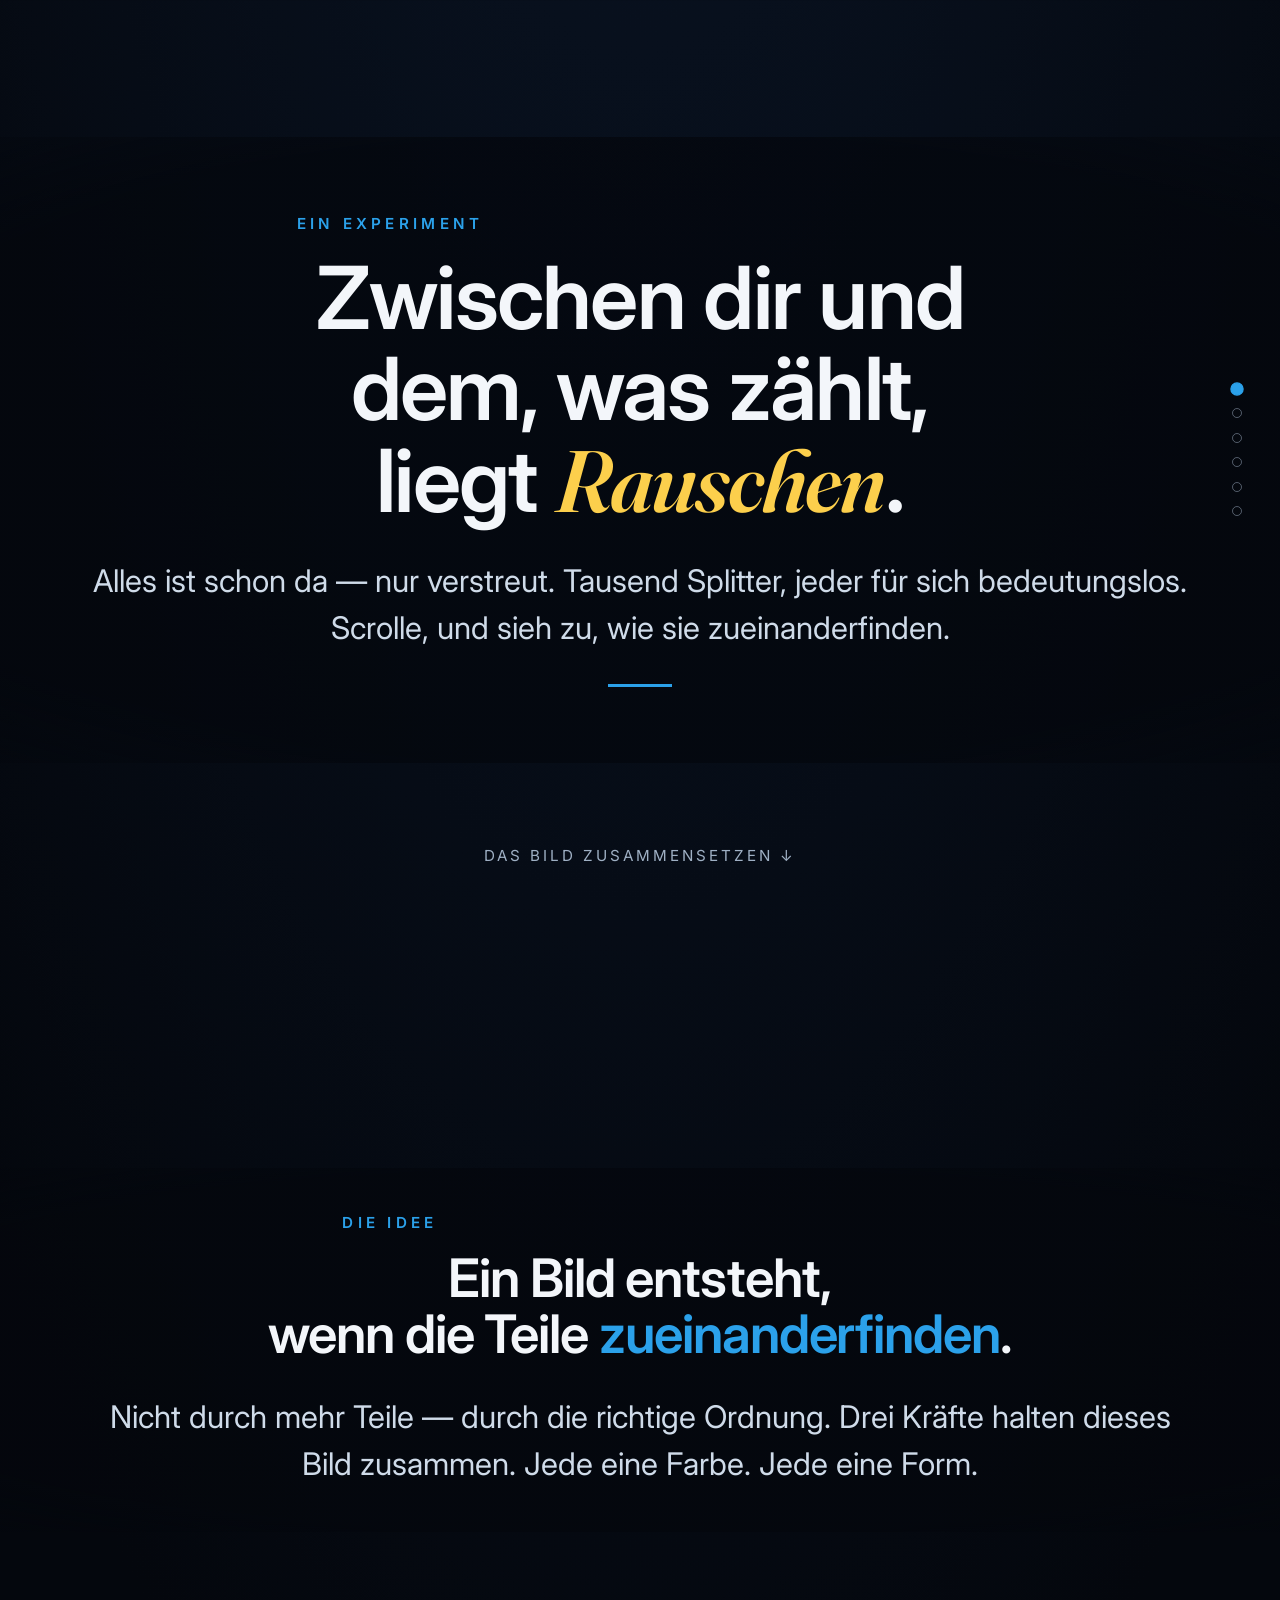
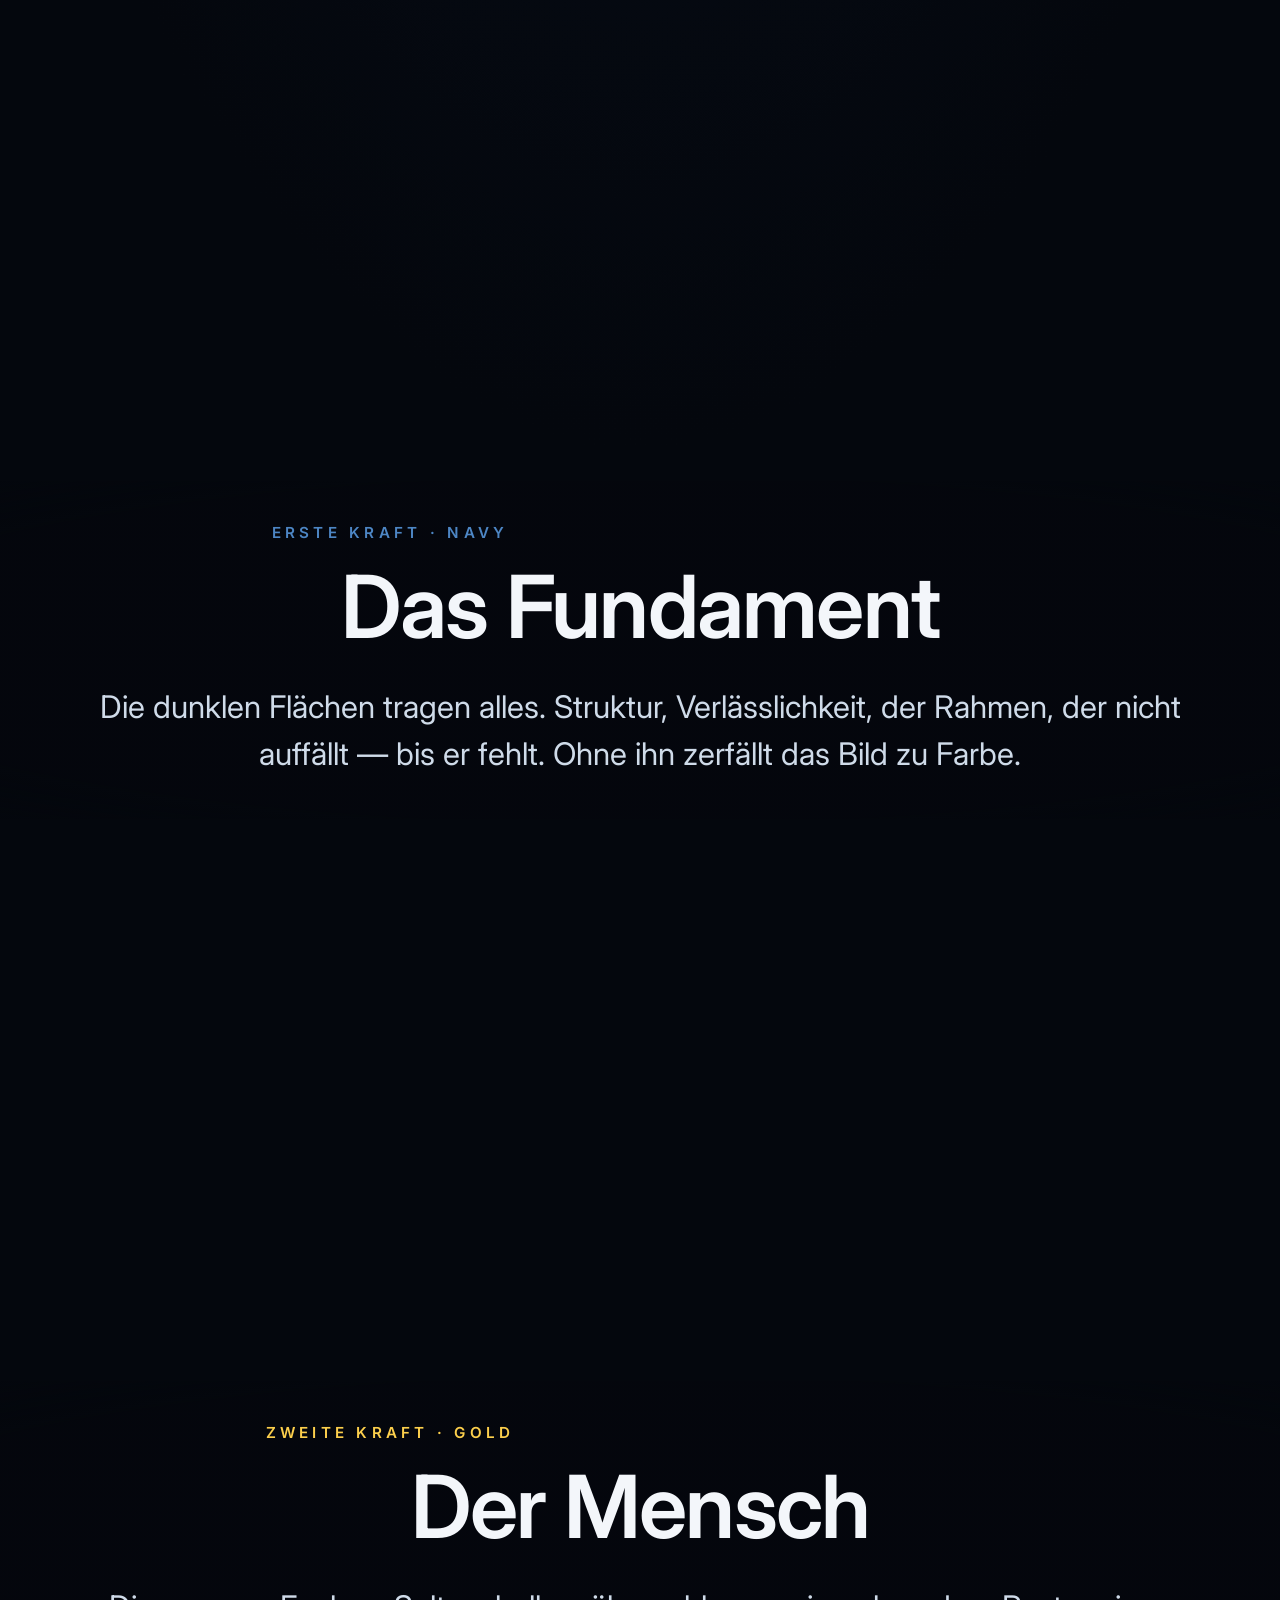
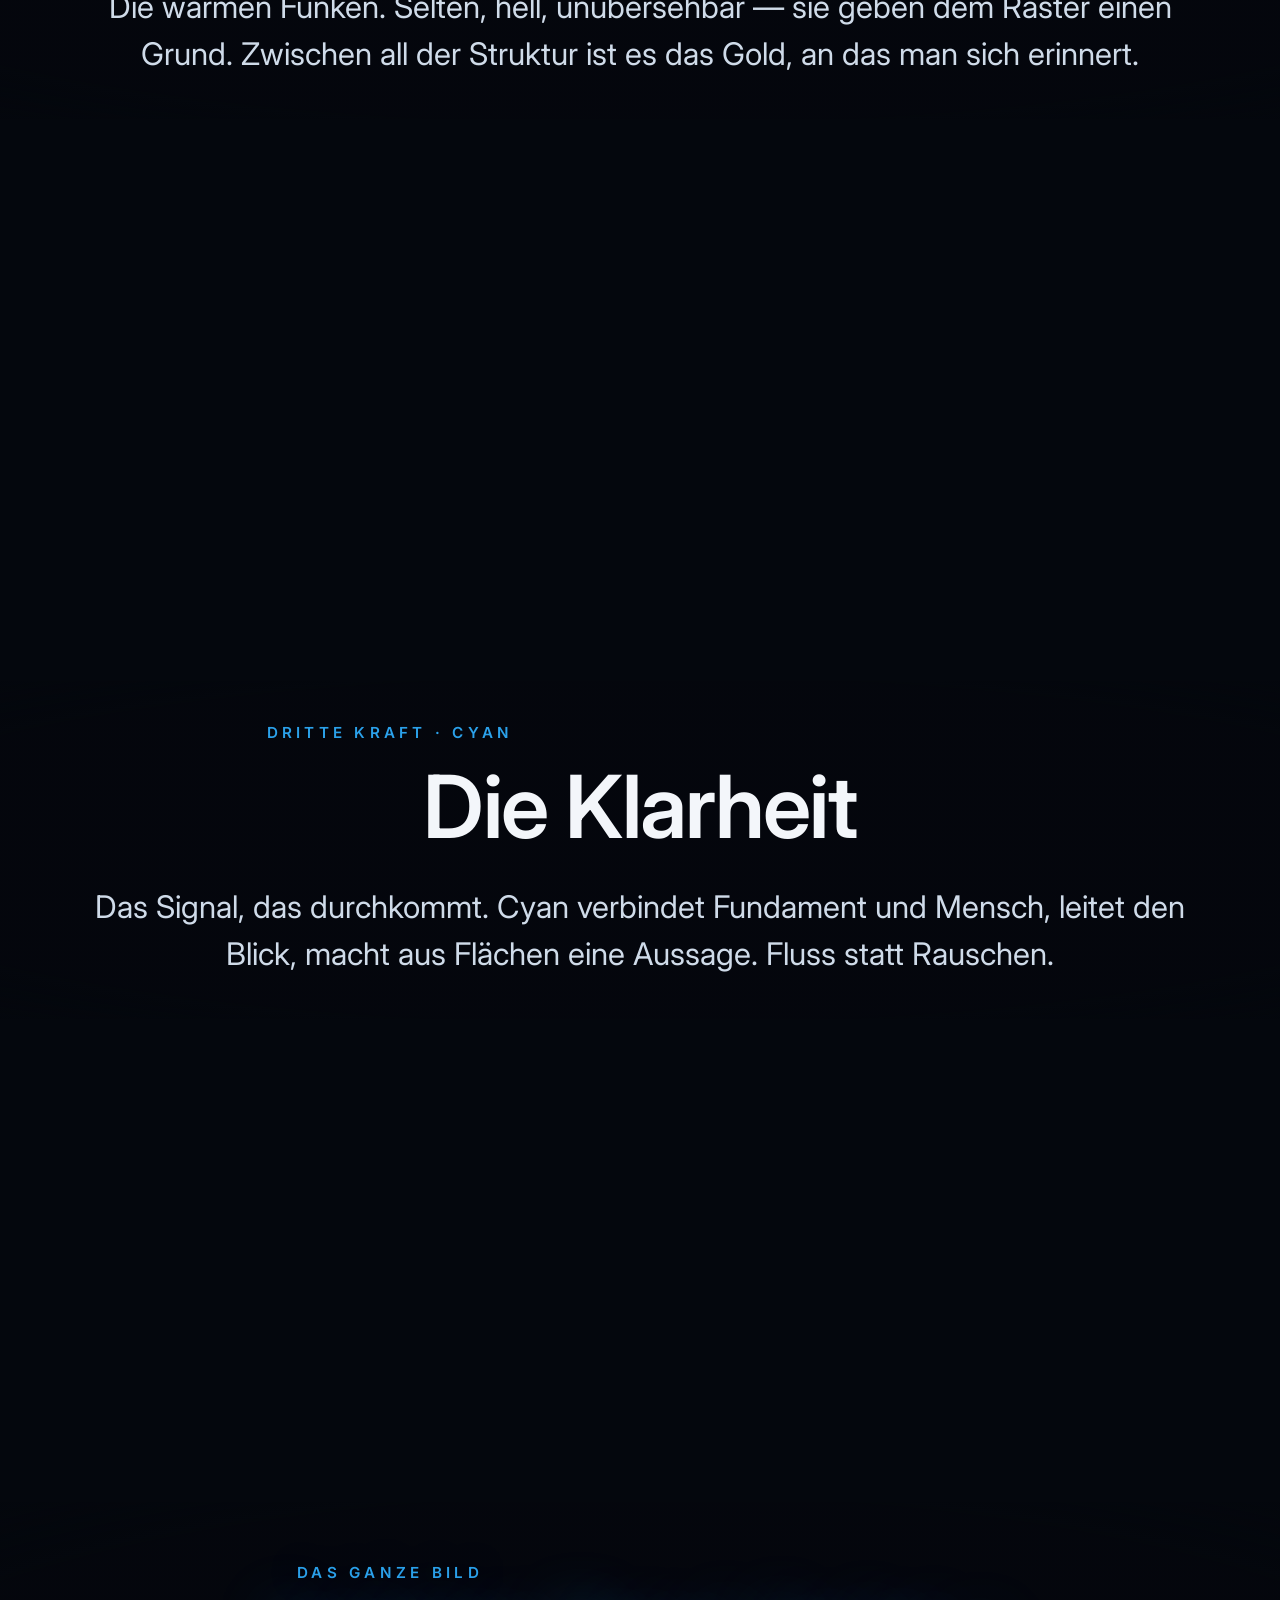
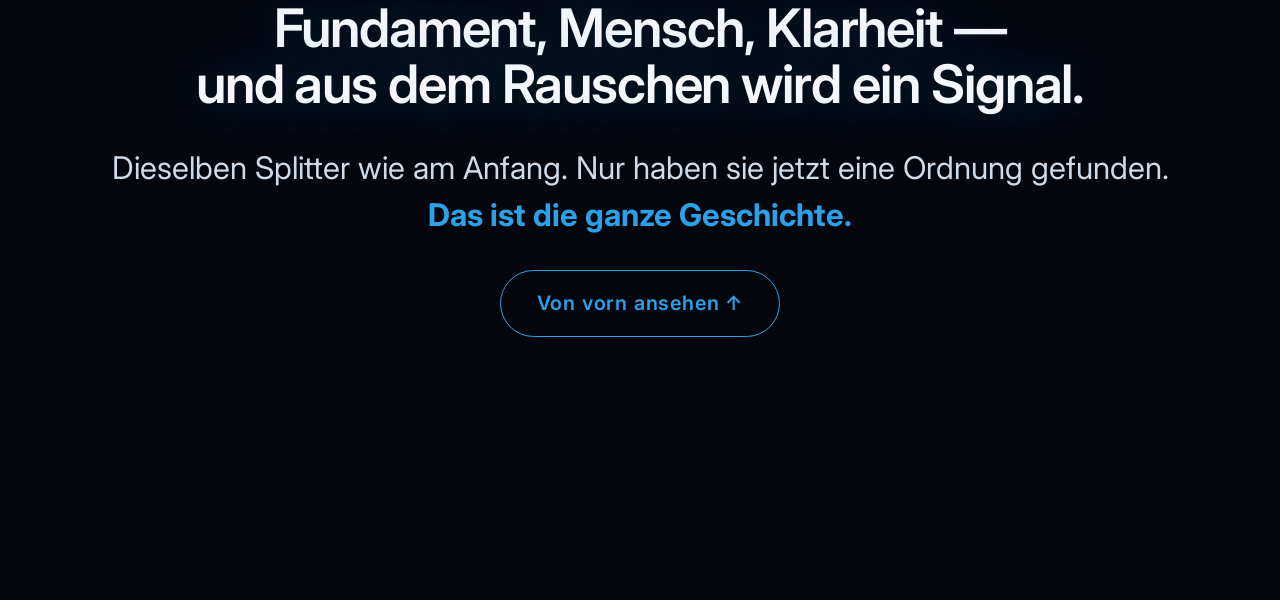
<file: the-signal/index.html>
<!DOCTYPE html>
<html lang="de">
<head>
  <meta charset="UTF-8" />
  <meta name="viewport" content="width=device-width, initial-scale=1.0" />
  <title>The Signal — Mosaic Story Template</title>

  <!-- Shared design foundation + scroll behaviour (file://-safe, non-module) -->
  <link rel="stylesheet" href="../shared/base.css" />
  <link rel="preconnect" href="https://fonts.googleapis.com" />
  <link rel="preconnect" href="https://fonts.gstatic.com" crossorigin />
  <link href="https://fonts.googleapis.com/css2?family=Inter:wght@400;600;700;800&family=Fraunces:opsz,wght@9..144,600&display=swap" rel="stylesheet" />

  <!--
    Template: THE SIGNAL
    Story-Struktur (Storyteller Tactics): Story Hooks → What's It About? →
      Show & Tell (×3, „Three is the Magic Number") → Full Circle.
    Visualwelt: Eine Leinwand aus Dreieck-Kacheln (CGM-„Videosprechstunde"-
      Palette). Zwischen zwei Sektionen bricht die Leinwand nach einer festen
      Regel auseinander (radialer Burst + farb-abhängiger Bias + Eigenrotation)
      und findet in der neuen Sektion wieder exakt zusammen.
  -->
  <style>
    :root {
      --bg: #04070d;          /* tiefes Nachtblau — Basis der Leinwand */
      --fg: #f3f6fa;
      --muted: #9fb0c4;       /* AA über dunklem Mosaik */
      --accent: #2ba1ea;      /* CGM Cyan */
      --accent-2: #fccf4c;    /* CGM Gold */

      /* Lese-Halo: dunkel, damit heller Text auch über einer voll
         zusammengesetzten (und an Akzentzellen hellen) Leinwand AA bleibt. */
      --scrim: rgba(4, 7, 13, 0.74);
    }
    body {
      background:
        radial-gradient(130% 100% at 50% -20%, #0a1526 0%, #04070d 58%);
    }

    .brand-navy { color: #4d86c4; }
    .brand-gold { color: var(--accent-2); }
    .brand-cyan { color: var(--accent); }

    .rule { width: 64px; height: 3px; background: var(--accent); margin: var(--space-md) auto 0; }
    .rule--gold { background: var(--accent-2); }

    /* Kleines Play-/Signal-Glyph aus drei Dreiecken (echoes the icon) */
    .glyph { display: inline-flex; vertical-align: -0.12em; width: 1em; height: 1em; }

    .lead, .label { color: #cfdbe9; }   /* AA-sicher über dem Mosaik */
    .label { font-size: var(--step-0); color: var(--muted); margin-top: var(--space-sm); }

    .cta {
      display: inline-block; margin-top: var(--space-md);
      padding: 0.9em 1.8em; border: 1.5px solid var(--accent);
      border-radius: 999px; color: var(--accent); font-weight: 600;
      letter-spacing: 0.04em; text-decoration: none;
      transition: background 0.3s var(--ease), color 0.3s var(--ease);
    }
    .cta:hover { background: var(--accent); color: #032033; }

    .glow { text-shadow: 0 0 60px color-mix(in srgb, var(--accent) 45%, transparent); }
    .hook { font-family: var(--font-serif); font-style: italic; color: var(--accent-2); }
  </style>
</head>
<body>
  <!-- three.js background: die Dreieck-Leinwand -->
  <canvas class="scene-canvas" aria-hidden="true"></canvas>

  <div class="progress"></div>

  <nav class="nav-dots" aria-label="Sektionen">
    <a href="#noise" aria-label="Das Rauschen"></a>
    <a href="#focus" aria-label="Die Idee"></a>
    <a href="#foundation" aria-label="Das Fundament"></a>
    <a href="#human" aria-label="Der Mensch"></a>
    <a href="#clarity" aria-label="Die Klarheit"></a>
    <a href="#whole" aria-label="Das ganze Bild"></a>
  </nav>

  <main class="deck">

    <!-- 1. STORY HOOK — die Leinwand liegt in Teilen, eine offene Frage -->
    <section class="section" id="noise">
      <div class="section__inner text-center">
        <p class="kicker reveal">Ein Experiment</p>
        <h1 class="headline reveal" style="--reveal-delay:80ms">
          Zwischen dir und dem, was zählt,<br />
          liegt <span class="hook">Rauschen</span>.
        </h1>
        <p class="lead mx-auto reveal" style="--reveal-delay:200ms">
          Alles ist schon da — nur verstreut. Tausend Splitter, jeder für sich
          bedeutungslos. Scrolle, und sieh zu, wie sie zueinanderfinden.
        </p>
        <div class="rule reveal" style="--reveal-delay:320ms"></div>
      </div>
      <p class="scroll-hint">Das Bild zusammensetzen ↓</p>
    </section>

    <!-- 2. WHAT'S IT ABOUT? — eine klare Kernbotschaft, die Leinwand steht -->
    <section class="section" id="focus">
      <div class="section__inner text-center">
        <p class="kicker reveal">Die Idee</p>
        <h2 class="subhead reveal" style="--reveal-delay:80ms">
          Ein Bild entsteht,<br />wenn die Teile <span class="accent">zueinanderfinden</span>.
        </h2>
        <p class="lead mx-auto reveal" style="--reveal-delay:220ms">
          Nicht durch mehr Teile — durch die richtige Ordnung. Drei Kräfte
          halten dieses Bild zusammen. Jede eine Farbe. Jede eine Form.
        </p>
      </div>
    </section>

    <!-- 3. SHOW & TELL I — Navy · das Fundament -->
    <section class="section" id="foundation">
      <div class="section__inner text-center">
        <p class="kicker reveal brand-navy">Erste Kraft · Navy</p>
        <h2 class="headline reveal" style="--reveal-delay:80ms">Das Fundament</h2>
        <p class="lead mx-auto reveal" style="--reveal-delay:200ms">
          Die dunklen Flächen tragen alles. Struktur, Verlässlichkeit, der Rahmen,
          der nicht auffällt — bis er fehlt. Ohne ihn zerfällt das Bild zu Farbe.
        </p>
      </div>
    </section>

    <!-- 4. SHOW & TELL II — Gold · der Mensch -->
    <section class="section" id="human">
      <div class="section__inner text-center">
        <p class="kicker reveal brand-gold">Zweite Kraft · Gold</p>
        <h2 class="headline reveal" style="--reveal-delay:80ms">Der Mensch</h2>
        <p class="lead mx-auto reveal" style="--reveal-delay:200ms">
          Die warmen Funken. Selten, hell, unübersehbar — sie geben dem Raster
          einen Grund. Zwischen all der Struktur ist es das Gold, an das man sich
          erinnert.
        </p>
      </div>
    </section>

    <!-- 5. SHOW & TELL III — Cyan · die Klarheit -->
    <section class="section" id="clarity">
      <div class="section__inner text-center">
        <p class="kicker reveal brand-cyan">Dritte Kraft · Cyan</p>
        <h2 class="headline reveal" style="--reveal-delay:80ms">Die Klarheit</h2>
        <p class="lead mx-auto reveal" style="--reveal-delay:200ms">
          Das Signal, das durchkommt. Cyan verbindet Fundament und Mensch,
          leitet den Blick, macht aus Flächen eine Aussage. Fluss statt Rauschen.
        </p>
      </div>
    </section>

    <!-- 6. FULL CIRCLE — die vollständige Leinwand + Call to Action -->
    <section class="section" id="whole">
      <div class="section__inner text-center">
        <p class="kicker reveal glow">Das ganze Bild</p>
        <h2 class="subhead reveal glow" style="--reveal-delay:100ms">
          Fundament, Mensch, Klarheit —<br />und aus dem Rauschen wird ein Signal.
        </h2>
        <p class="lead mx-auto reveal" style="--reveal-delay:240ms">
          Dieselben Splitter wie am Anfang. Nur haben sie jetzt eine Ordnung
          gefunden. <strong class="accent">Das ist die ganze Geschichte.</strong>
        </p>
        <a class="cta reveal" style="--reveal-delay:360ms" href="#noise">Von vorn ansehen ↑</a>
      </div>
    </section>

  </main>

  <!-- Shared scroll behaviour: reveals, nav dots, progress, window.__scrollProgress -->
  <script defer src="../shared/reveal.js"></script>

  <!-- three.js Mosaik-Szene — inline module, HTTPS-Import only (file://-safe) -->
  <script type="module">
    import * as THREE from "https://esm.sh/three@0.169.0";

    const canvas = document.querySelector(".scene-canvas");
    const reduce = window.matchMedia("(prefers-reduced-motion: reduce)").matches;

    const renderer = new THREE.WebGLRenderer({ canvas, antialias: true, alpha: true });
    renderer.setPixelRatio(Math.min(window.devicePixelRatio, 2));
    renderer.setSize(window.innerWidth, window.innerHeight);

    const scene = new THREE.Scene();
    // Orthographische Kamera: die zusammengesetzte Leinwand füllt den Viewport
    // exakt und flach — wie ein Bildschirm.
    let aspect = window.innerWidth / window.innerHeight;
    const camera = new THREE.OrthographicCamera(-aspect, aspect, 1, -1, -20, 20);
    camera.position.z = 5;

    const BG = new THREE.Color("#04070d");     // Zielfarbe beim Auflösen

    // Markenpalette (CGM „Videosprechstunde") + dunkle Varianten fürs Feld.
    const NAVY   = ["#07213c", "#0a2a4d", "#0e3358", "#123b63"];
    const GOLD_D = "#2f2915";   // gedämpftes Gold (Feld)
    const GOLD_B = "#fccf4c";   // helles Gold (Akzentzelle)
    const CYAN_D = "#123a55";   // gedämpftes Cyan (Feld)
    const CYAN_B = "#2ba1ea";   // helles Cyan (Akzentzelle)

    const pick = (a) => a[(Math.random() * a.length) | 0];
    const smooth = (a, b, x) => {
      const t = Math.min(Math.max((x - a) / (b - a), 0), 1);
      return t * t * (3 - 2 * t);
    };

    // Geometrie/Parameter je Dreieck — wird bei Resize neu aufgebaut.
    let tris = [];        // pro Dreieck: home/scatter-Schwerpunkt, Offsets, Achse …
    let geo, posAttr, colAttr, pos, col, mesh;

    function buildMosaic() {
      if (mesh) { scene.remove(mesh); geo.dispose(); }
      tris = [];

      const OS = 1.3;                       // Overscan: Rand sicher abdecken
      const spanX = 2 * aspect * OS;
      const spanY = 2 * OS;
      // Zellgröße so wählen, dass die Dreieckszahl beschränkt bleibt.
      let cell = 0.19;
      while (Math.ceil(spanX / cell) * Math.ceil(spanY / cell) * 4 > 1300) cell *= 1.08;
      const cols = Math.ceil(spanX / cell);
      const rows = Math.ceil(spanY / cell);
      const x0 = -aspect * OS, y0 = -OS;
      const h = cell / 2;
      const GROUT = 0.9;                     // Kachel schrumpfen → Mosaik-Fugen

      // Farbe + „Art" (0 navy, 1 gold, 2 cyan) je Dreieck einer Zelle.
      // Position im Icon-Muster: top=gold, bottom=cyan, left/right=navy.
      function cellColors(bright) {
        const navy = () => ({ hex: pick(NAVY), kind: 0 });
        return {
          top:    bright ? { hex: GOLD_B, kind: 1 } : (Math.random() < 0.5 ? { hex: GOLD_D, kind: 1 } : navy()),
          right:  navy(),
          bottom: bright ? { hex: CYAN_B, kind: 2 } : { hex: CYAN_D, kind: 2 },
          left:   navy(),
        };
      }

      for (let r = 0; r < rows; r++) {
        for (let c = 0; c < cols; c++) {
          const cx = x0 + (c + 0.5) * cell;
          const cy = y0 + (r + 0.5) * cell;
          const TL = [cx - h, cy + h], TR = [cx + h, cy + h];
          const BR = [cx + h, cy - h], BL = [cx - h, cy - h], C = [cx, cy];
          const cols4 = cellColors(Math.random() < 0.17);

          const cellTris = [
            { v: [TL, TR, C], col: cols4.top },
            { v: [TR, BR, C], col: cols4.right },
            { v: [BR, BL, C], col: cols4.bottom },
            { v: [BL, TL, C], col: cols4.left },
          ];

          for (const ct of cellTris) {
            const gx = (ct.v[0][0] + ct.v[1][0] + ct.v[2][0]) / 3;
            const gy = (ct.v[0][1] + ct.v[1][1] + ct.v[2][1]) / 3;
            // Offsets der 3 Ecken vom Schwerpunkt, um Fugen geschrumpft
            const off = [];
            for (let k = 0; k < 3; k++) {
              off.push((ct.v[k][0] - gx) * GROUT, (ct.v[k][1] - gy) * GROUT, 0);
            }

            // --- Auflöse-Regel: radialer Burst + farb-abhängiger Bias ---
            const dx = gx, dy = gy, dl = Math.hypot(dx, dy) || 1;
            const spread = 0.55 + Math.random() * 1.1;
            let bx = 0, by = 0;
            if (ct.col.kind === 0) { bx = -0.35; by = -0.10; }   // Navy: nach hinten/links
            else if (ct.col.kind === 1) { bx = 0.10; by = 0.55; } // Gold: steigt auf
            else { bx = 0.15; by = -0.45; }                       // Cyan: fließt nach unten
            const sx = gx + (dx / dl) * spread + bx + (Math.random() - 0.5) * 0.4;
            const sy = gy + (dy / dl) * spread + by + (Math.random() - 0.5) * 0.4;
            const sz = (Math.random() - 0.5) * 3.0;

            const axis = new THREE.Vector3(
              (Math.random() - 0.5) * 0.8,
              (Math.random() - 0.5) * 0.8,
              1
            ).normalize();
            const spin = (1.4 + Math.random() * 2.2) * (Math.random() < 0.5 ? -1 : 1);

            const col3 = new THREE.Color(ct.col.hex);   // sRGB→linear (korrekte Ausgabe)

            tris.push({
              hx: gx, hy: gy,
              sx, sy, sz,
              off,
              axis, spin,
              phase: Math.random(),               // staffelt das Auflösen
              phaseR: Math.random() * Math.PI * 2, // Idle-Wobble-Phase
              cr: col3.r, cg: col3.g, cb: col3.b,
            });
          }
        }
      }

      const n = tris.length;
      pos = new Float32Array(n * 9);
      col = new Float32Array(n * 9);
      geo = new THREE.BufferGeometry();
      posAttr = new THREE.BufferAttribute(pos, 3);
      colAttr = new THREE.BufferAttribute(col, 3);
      geo.setAttribute("position", posAttr);
      geo.setAttribute("color", colAttr);
      const mat = new THREE.MeshBasicMaterial({
        vertexColors: true,
        side: THREE.DoubleSide,
        transparent: false,
      });
      mesh = new THREE.Mesh(geo, mat);
      scene.add(mesh);
    }

    buildMosaic();

    const q = new THREE.Quaternion();
    const v = new THREE.Vector3();
    const clock = new THREE.Clock();

    function frame() {
      const t = clock.getElapsedTime();

      // „Auflöse-Distanz" d: 0 = Sektion zentriert (Bild scharf),
      // 1 = genau zwischen zwei Sektionen (Leinwand aufgelöst).
      const vh = window.innerHeight || 1;
      const sec = window.scrollY / vh;
      const frac = sec - Math.round(sec);
      const d = reduce ? 0 : Math.min(Math.abs(frac) * 2, 1);

      const n = tris.length;
      for (let i = 0; i < n; i++) {
        const tr = tris[i];
        // gestaffeltes Auflösen: jedes Dreieck kippt bei leicht anderem d
        const lo = 0.26 + tr.phase * 0.26;
        const a = 1 - smooth(lo, 1.0, d);           // 1 = zusammengesetzt

        const idle = reduce ? 0 : Math.sin(t * 0.35 + tr.phaseR) * 0.02;
        q.setFromAxisAngle(tr.axis, tr.spin * (1 - a) + idle);

        const cxx = tr.sx + (tr.hx - tr.sx) * a;
        const cyy = tr.sy + (tr.hy - tr.sy) * a;
        const cz = tr.sz - tr.sz * a;               // z→0 wenn zusammengesetzt

        const mix = (1 - a) * 0.9;                  // beim Auflösen → BG
        const rr = tr.cr + (BG.r - tr.cr) * mix;
        const gg = tr.cg + (BG.g - tr.cg) * mix;
        const bb = tr.cb + (BG.b - tr.cb) * mix;

        for (let k = 0; k < 3; k++) {
          v.set(tr.off[k * 3], tr.off[k * 3 + 1], tr.off[k * 3 + 2]).applyQuaternion(q);
          const b = (i * 3 + k) * 3;
          pos[b] = cxx + v.x;
          pos[b + 1] = cyy + v.y;
          pos[b + 2] = cz + v.z;
          col[b] = rr; col[b + 1] = gg; col[b + 2] = bb;
        }
      }
      posAttr.needsUpdate = true;
      colAttr.needsUpdate = true;

      renderer.render(scene, camera);
      if (!reduce) requestAnimationFrame(frame);
    }

    if (reduce) { frame(); }        // ein statischer, zusammengesetzter Frame
    else requestAnimationFrame(frame);

    let resizeTimer = null;
    window.addEventListener("resize", () => {
      aspect = window.innerWidth / window.innerHeight;
      camera.left = -aspect; camera.right = aspect;
      camera.updateProjectionMatrix();
      renderer.setSize(window.innerWidth, window.innerHeight);
      clearTimeout(resizeTimer);
      resizeTimer = setTimeout(() => { buildMosaic(); if (reduce) frame(); }, 180);
    }, { passive: true });
  </script>
</body>
</html>
</file>
<file: shared/base.css>
/* ============================================================
   Presentation Templates — Shared Design Foundation
   Neutral base: design tokens, reset, typography scale,
   scroll-section layout, reveal utilities, nav + progress.
   Each template overrides palette + accents in its own <style>.
   ============================================================ */

/* ---- Design tokens ---------------------------------------- */
:root {
  /* Palette (override per template) */
  --bg: #0b0d12;
  --fg: #f5f6f8;
  --muted: #9aa2b1;
  --accent: #6ea8fe;
  --accent-2: #b388ff;

  /* Type scale — fluid via clamp(min, vw, max) */
  --step--1: clamp(0.83rem, 0.78rem + 0.25vw, 0.95rem);
  --step-0:  clamp(1rem, 0.92rem + 0.4vw, 1.25rem);
  --step-1:  clamp(1.35rem, 1.15rem + 1vw, 2rem);
  --step-2:  clamp(1.9rem, 1.4rem + 2.4vw, 3.5rem);
  --step-3:  clamp(2.6rem, 1.6rem + 4.8vw, 6rem);
  --step-4:  clamp(3.4rem, 1.8rem + 8vw, 9rem);

  /* Spacing */
  --space-xs: 0.5rem;
  --space-sm: 1rem;
  --space-md: 2rem;
  --space-lg: 4rem;
  --space-xl: 8rem;

  --measure: 60ch;          /* readable line length */
  --ease: cubic-bezier(0.22, 1, 0.36, 1);
  --font-sans: "Inter", ui-sans-serif, system-ui, -apple-system, "Segoe UI", Roboto, sans-serif;
  --font-serif: "Fraunces", "Iowan Old Style", Georgia, serif;
}

/* ---- Reset ------------------------------------------------ */
*, *::before, *::after { box-sizing: border-box; }
* { margin: 0; }
html { scroll-behavior: smooth; -webkit-text-size-adjust: 100%; }
body {
  font-family: var(--font-sans);
  font-size: var(--step-0);
  line-height: 1.5;
  color: var(--fg);
  background: var(--bg);
  -webkit-font-smoothing: antialiased;
  text-rendering: optimizeLegibility;
  overflow-x: hidden;
}
img, canvas { display: block; max-width: 100%; }
h1, h2, h3 { line-height: 1.05; letter-spacing: -0.02em; font-weight: 600; text-wrap: balance; }
p { max-width: var(--measure); text-wrap: pretty; }
a { color: inherit; }

@media (prefers-reduced-motion: reduce) {
  html { scroll-behavior: auto; }
  *, *::before, *::after { animation-duration: 0.001ms !important; transition-duration: 0.001ms !important; }
}

/* ---- three.js background canvas --------------------------- */
/* Fixed full-viewport layer behind all content. */
.scene-canvas {
  position: fixed;
  inset: 0;
  width: 100vw;
  height: 100vh;
  z-index: 0;
  pointer-events: none;
}

/* ---- Scroll-section layout -------------------------------- */
.deck { position: relative; z-index: 1; }

.section {
  position: relative;
  min-height: 100vh;
  display: grid;
  place-items: center;
  padding: var(--space-xl) var(--space-md);
}
.section__inner {
  width: min(100%, 1100px);
  margin-inline: auto;
  position: relative;
  z-index: 0;
}

/* ---- Readability scrim (A11y contrast over the moving canvas) ------
   A soft, semi-transparent halo painted behind each text block so the
   effective background under the text is controlled by --scrim, not by
   whatever the three.js scene happens to render. This guarantees the
   text/background contrast stays WCAG-safe regardless of particle
   brightness. Templates set --scrim (tinted opposite to their text
   colour); default is transparent, so the halo is opt-in. */
.section__inner::before {
  content: "";
  position: absolute;
  inset: -16% -14%;
  z-index: -1;
  border-radius: 48px;
  pointer-events: none;
  background: radial-gradient(ellipse 96% 82% at 50% 50%,
    var(--scrim, transparent) 0%,
    var(--scrim, transparent) 62%,
    transparent 90%);
  transition: background 0.45s var(--ease);
}

/* Typographic building blocks */
.kicker {
  font-size: var(--step--1);
  text-transform: uppercase;
  letter-spacing: 0.28em;
  color: var(--accent);
  font-weight: 600;
  margin-bottom: var(--space-sm);
}
.headline { font-size: var(--step-3); }
.headline--hero { font-size: var(--step-4); }
.subhead { font-size: var(--step-2); }
.lead {
  font-size: var(--step-1);
  color: var(--muted);
  margin-top: var(--space-md);
  font-weight: 400;
}
.dim { color: var(--muted); }
.accent { color: var(--accent); }

/* ---- Reveal-on-scroll (driven by shared/reveal.js) -------- */
.reveal {
  opacity: 0;
  transform: translateY(28px);
  transition: opacity 0.9s var(--ease), transform 0.9s var(--ease);
  transition-delay: var(--reveal-delay, 0ms);
  will-change: opacity, transform;
}
.reveal.is-visible { opacity: 1; transform: none; }

/* Stagger helper: set on a parent, children reveal in sequence */
.stagger > * { --reveal-delay: calc(var(--i, 0) * 120ms); }

/* ---- Scroll progress bar ---------------------------------- */
.progress {
  position: fixed;
  top: 0; left: 0;
  height: 3px;
  width: 100%;
  transform: scaleX(var(--progress, 0));
  transform-origin: 0 50%;
  background: linear-gradient(90deg, var(--accent), var(--accent-2));
  z-index: 100;
}

/* ---- Section nav dots ------------------------------------- */
.nav-dots {
  position: fixed;
  right: clamp(1rem, 3vw, 2.5rem);
  top: 50%;
  transform: translateY(-50%);
  display: flex;
  flex-direction: column;
  gap: 0.9rem;
  z-index: 100;
}
.nav-dots a {
  width: 10px; height: 10px;
  border-radius: 50%;
  border: 1.5px solid var(--muted);
  opacity: 0.5;
  transition: all 0.3s var(--ease);
}
.nav-dots a.is-active {
  background: var(--accent);
  border-color: var(--accent);
  opacity: 1;
  transform: scale(1.35);
}

/* ---- Scroll hint ------------------------------------------ */
.scroll-hint {
  position: absolute;
  bottom: var(--space-md);
  left: 50%;
  transform: translateX(-50%);
  font-size: var(--step--1);
  color: var(--muted);
  letter-spacing: 0.2em;
  text-transform: uppercase;
  animation: bob 2s var(--ease) infinite;
}
@keyframes bob { 0%,100% { transform: translate(-50%, 0); } 50% { transform: translate(-50%, 8px); } }

/* ---- Utility --------------------------------------------- */
.grid-3 {
  display: grid;
  grid-template-columns: repeat(auto-fit, minmax(220px, 1fr));
  gap: var(--space-md);
}
.stat { font-size: var(--step-4); font-weight: 700; letter-spacing: -0.03em; line-height: 1; }
.text-center { text-align: center; }
.mx-auto { margin-inline: auto; }
</file>
